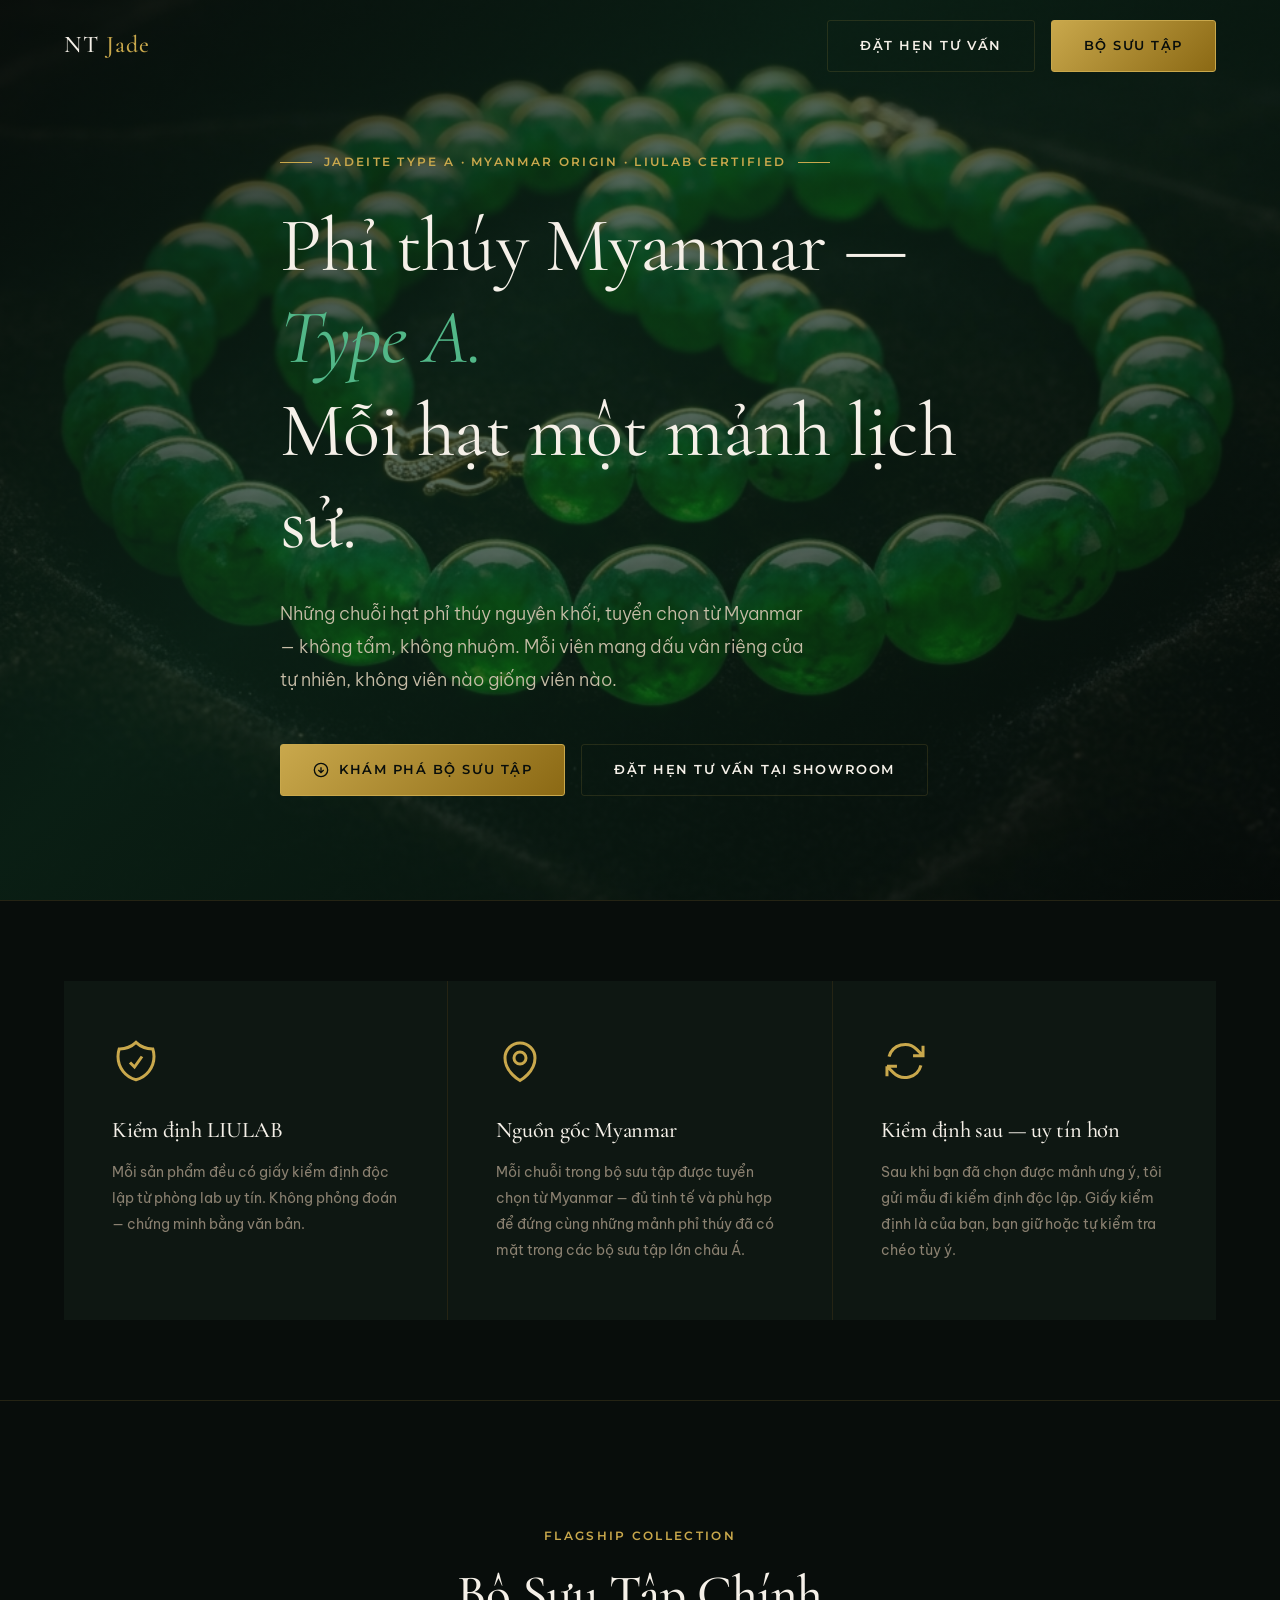
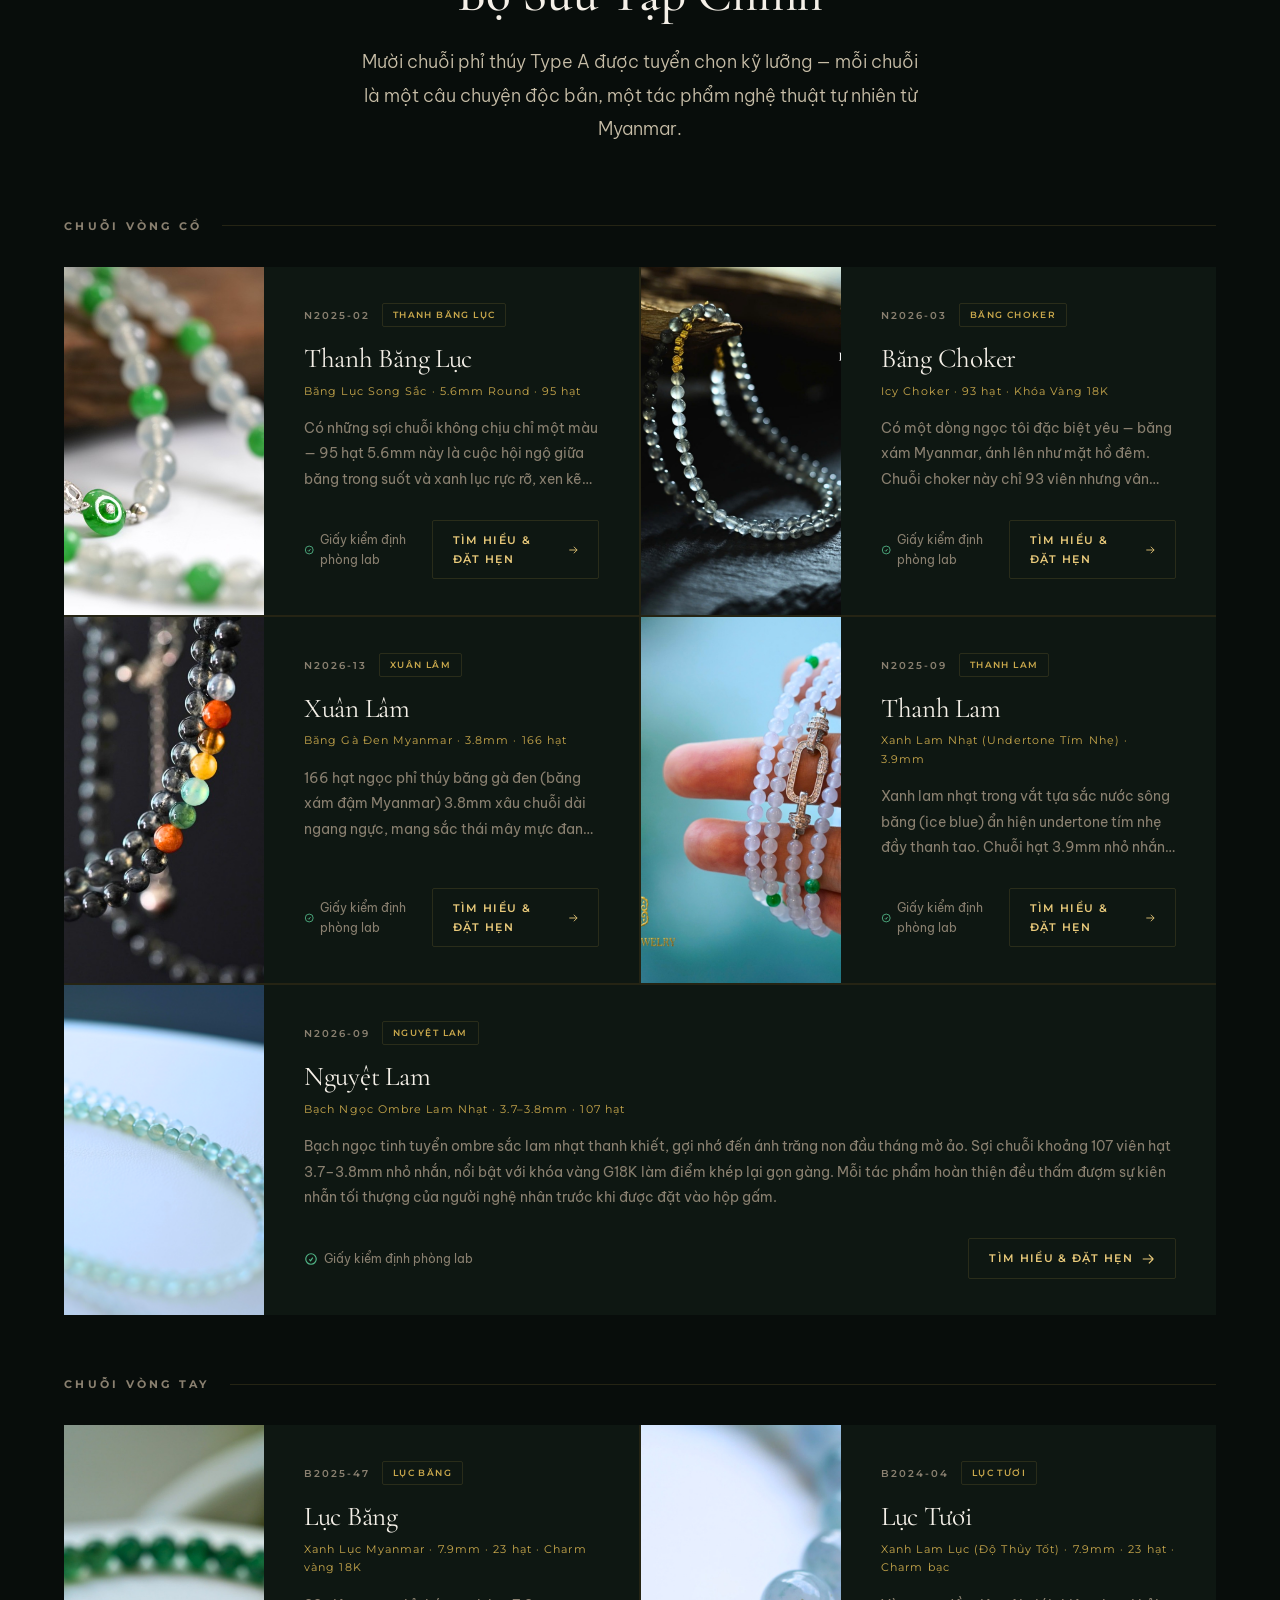
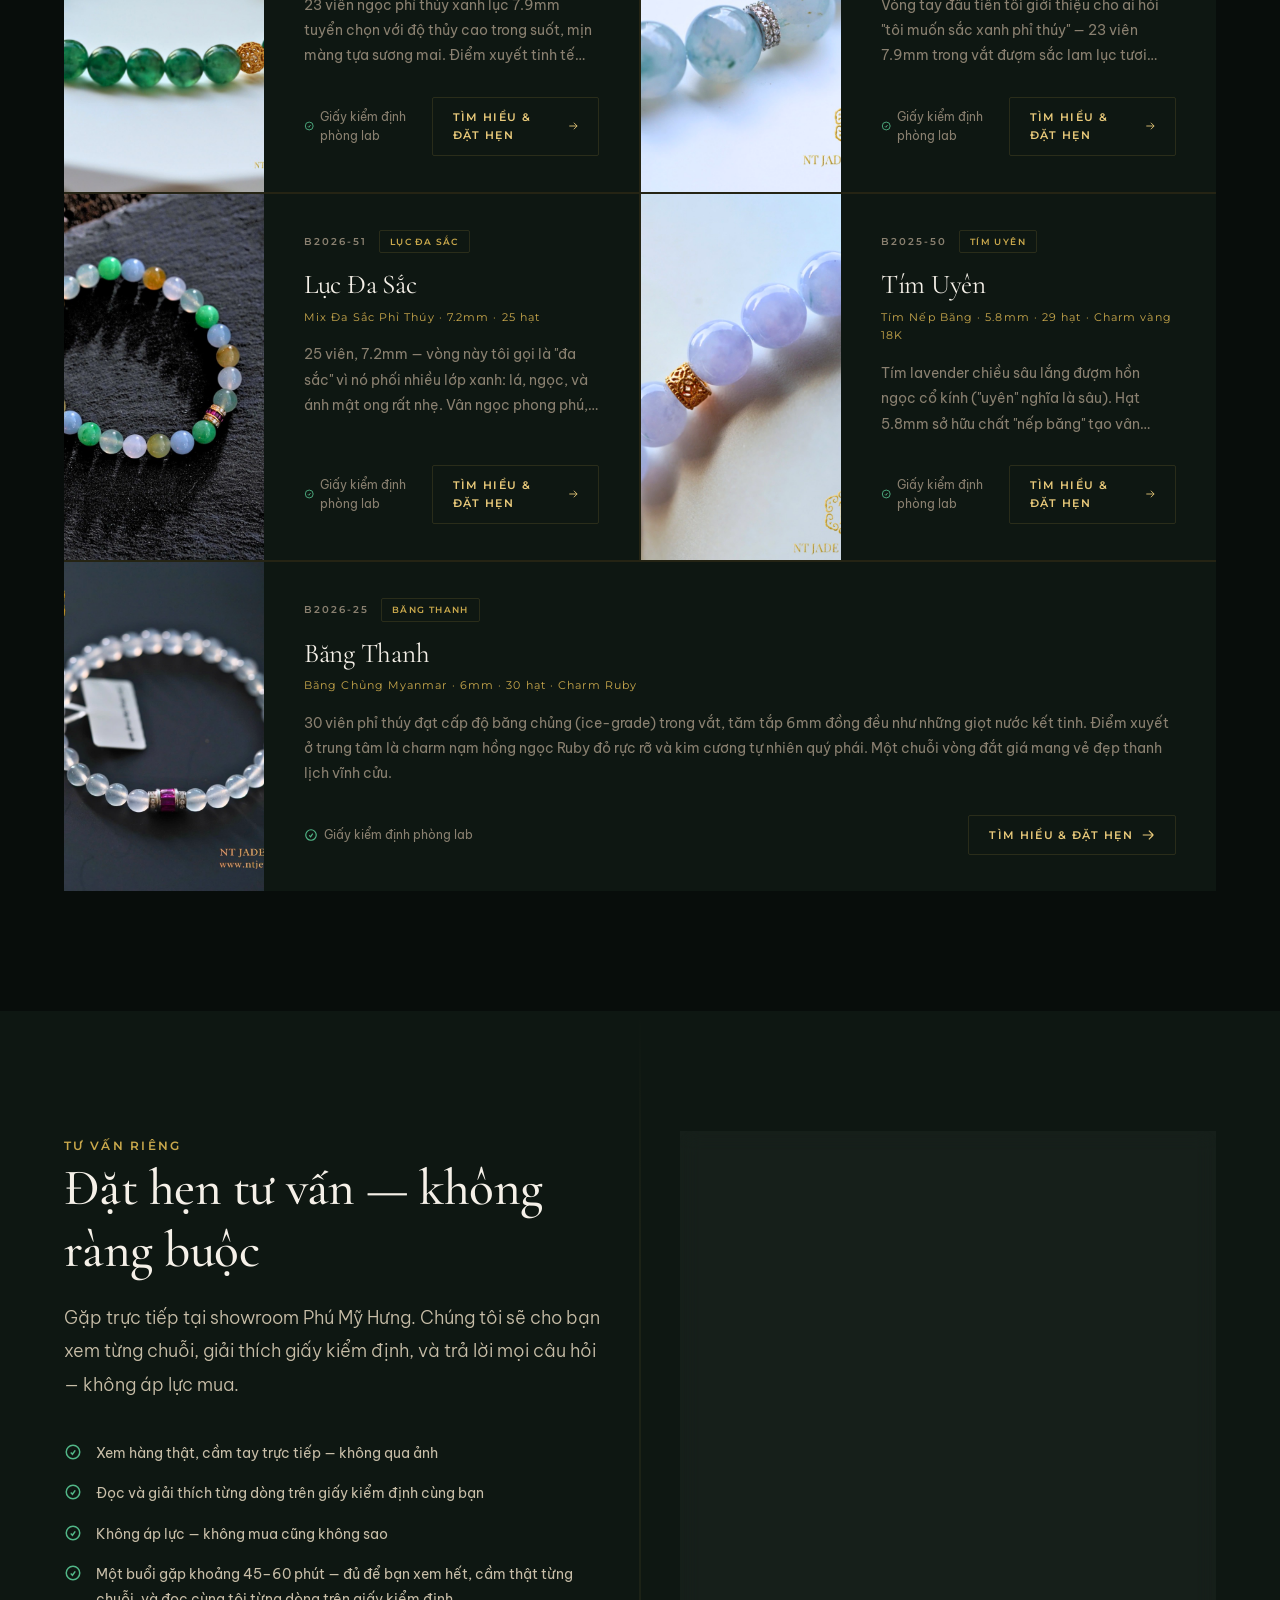
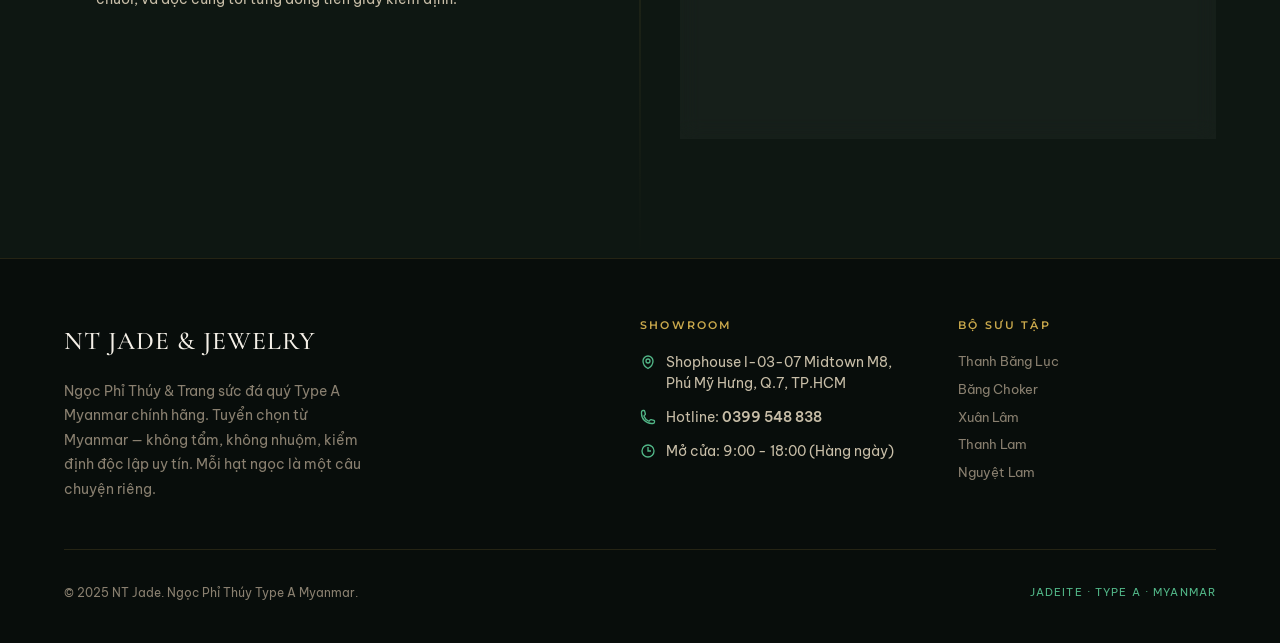
<file: index.html>
<!DOCTYPE html>
<html lang="vi">
<head>
  <meta charset="UTF-8" />
  <meta name="viewport" content="width=device-width, initial-scale=1.0" />
  <title>NT Jade — Ngọc Phỉ Thúy Type A Myanmar | Chuỗi Hạt Cao Cấp</title>
  <meta name="description" content="Chuỗi ngọc phỉ thúy Type A Myanmar chính hãng — tuyển chọn từ Myanmar, không tẩm, không nhuộm, có giấy kiểm định độc lập. Showroom tại Phú Mỹ Hưng, Q7, TP.HCM." />
  <meta property="og:title" content="NT Jade — Ngọc Phỉ Thúy Type A Myanmar" />
  <meta property="og:description" content="Chuỗi hạt phỉ thúy nguyên khối, không tẩm, không nhuộm. Mỗi hạt một mảnh lịch sử." />
  <meta property="og:type" content="website" />
  <link rel="stylesheet" href="styles/main.css" />
  <link rel="icon" type="image/svg+xml" href="data:image/svg+xml,<svg xmlns='http://www.w3.org/2000/svg' viewBox='0 0 100 100'><text y='.9em' font-size='90'>💎</text></svg>" />
</head>
<body>

<!-- ═══════════════════════════════════════════════════════
     NAVBAR
═══════════════════════════════════════════════════════ -->
<nav id="navbar">
  <div class="container nav-inner">
    <a href="/" class="nav-logo">NT <span>Jade</span></a>
    <div class="nav-cta">
      <a href="#form-cta" class="btn btn-outline">Đặt Hẹn Tư Vấn</a>
      <a href="#collection" class="btn btn-primary">Bộ Sưu Tập</a>
    </div>
  </div>
</nav>

<!-- ═══════════════════════════════════════════════════════
     KHỐI 1 — HERO
═══════════════════════════════════════════════════════ -->
<section id="hero">
  <canvas id="particles"></canvas>
  <div class="hero-bg" id="hero-bg"></div>

  <div class="container">
    <div class="hero-content">
      <div class="hero-eyebrow">
        <span class="eyebrow">Jadeite Type A · Myanmar Origin · LIULAB Certified</span>
      </div>

      <h1 class="hero-headline">
        Phỉ thúy Myanmar — <em>Type A.</em><br />
        Mỗi hạt một mảnh lịch sử.
      </h1>

      <p class="lead hero-sub">
        Những chuỗi hạt phỉ thúy nguyên khối, tuyển chọn từ Myanmar — không tẩm, không nhuộm. Mỗi viên mang dấu vân riêng của tự nhiên, không viên nào giống viên nào.
      </p>

      <div class="hero-cta-group">
        <a href="#collection" class="btn btn-primary" id="hero-cta-primary">
          <svg width="16" height="16" viewBox="0 0 24 24" fill="none" stroke="currentColor" stroke-width="2"><circle cx="12" cy="12" r="10"/><path d="M12 8v8M8 12l4 4 4-4"/></svg>
          Khám Phá Bộ Sưu Tập
        </a>
        <a href="#form-cta" class="btn btn-outline" id="hero-cta-secondary">
          Đặt Hẹn Tư Vấn Tại Showroom
        </a>
      </div>
    </div>
  </div>
</section>

<!-- ═══════════════════════════════════════════════════════
     KHỐI 2 — TRUST
═══════════════════════════════════════════════════════ -->
<section id="trust">
  <div class="container">
    <div class="trust-grid">

      <div class="trust-item reveal">
        <svg class="trust-icon" viewBox="0 0 24 24" fill="none" stroke="currentColor" stroke-width="1.5">
          <path d="M9 12.75L11.25 15 15 9.75m-3-7.036A11.959 11.959 0 013.598 6 11.99 11.99 0 003 9.749c0 5.592 3.824 10.29 9 11.623 5.176-1.332 9-6.03 9-11.622 0-1.31-.21-2.571-.598-3.751h-.152c-3.196 0-6.1-1.248-8.25-3.285z"/>
        </svg>
        <h3 class="trust-title">Kiểm định LIULAB</h3>
        <p class="trust-body">Mỗi sản phẩm đều có giấy kiểm định độc lập từ phòng lab uy tín. Không phỏng đoán — chứng minh bằng văn bản.</p>
      </div>

      <div class="trust-item reveal reveal-delay-2">
        <svg class="trust-icon" viewBox="0 0 24 24" fill="none" stroke="currentColor" stroke-width="1.5">
          <path d="M15 10.5a3 3 0 11-6 0 3 3 0 016 0z"/>
          <path d="M19.5 10.5c0 7.142-7.5 11.25-7.5 11.25S4.5 17.642 4.5 10.5a7.5 7.5 0 1115 0z"/>
        </svg>
        <h3 class="trust-title">Nguồn gốc Myanmar</h3>
        <p class="trust-body">Mỗi chuỗi trong bộ sưu tập được tuyển chọn từ Myanmar — đủ tinh tế và phù hợp để đứng cùng những mảnh phỉ thúy đã có mặt trong các bộ sưu tập lớn châu Á.</p>
      </div>

      <div class="trust-item reveal reveal-delay-4">
        <svg class="trust-icon" viewBox="0 0 24 24" fill="none" stroke="currentColor" stroke-width="1.5">
          <path d="M16.023 9.348h4.992v-.001M2.985 19.644v-4.992m0 0h4.992m-4.993 0l3.181 3.183a8.25 8.25 0 0013.803-3.7M4.031 9.865a8.25 8.25 0 0113.803-3.7l3.181 3.182m0-4.991v4.99"/>
        </svg>
        <h3 class="trust-title">Kiểm định sau — uy tín hơn</h3>
        <p class="trust-body">Sau khi bạn đã chọn được mảnh ưng ý, tôi gửi mẫu đi kiểm định độc lập. Giấy kiểm định là của bạn, bạn giữ hoặc tự kiểm tra chéo tùy ý.</p>
      </div>

    </div>
  </div>
</section>

<!-- ═══════════════════════════════════════════════════════
     KHỐI 3 — COLLECTION GRID (10 SKU)
═══════════════════════════════════════════════════════ -->
<section id="collection">
  <div class="container">

    <div class="section-header reveal">
      <span class="eyebrow">Flagship Collection</span>
      <h2>Bộ Sưu Tập Chính</h2>
      <p class="lead">Mười chuỗi phỉ thúy Type A được tuyển chọn kỹ lưỡng — mỗi chuỗi là một câu chuyện độc bản, một tác phẩm nghệ thuật tự nhiên từ Myanmar.</p>
    </div>

    <!-- 5 Chuỗi Vòng Cổ -->
    <div class="collection-label reveal">Chuỗi Vòng Cổ</div>
    <div class="sku-grid">

      <!-- SKU-N01 -->
      <article class="sku-card reveal" id="sku-n01">
        <div class="sku-card-image">
          <img src="images/sku-thanh-bang-luc-c.jpg" alt="Chuỗi cổ phỉ thúy Thanh Băng Lục" loading="lazy" />
        </div>
        <div class="sku-card-body">
          <div>
            <div class="sku-meta">
              <span class="sku-id">N2025-02</span>
              <span class="sku-badge">Thanh Băng Lục</span>
            </div>
            <h3 class="sku-name">Thanh Băng Lục</h3>
            <p class="sku-subtitle">Băng Lục Song Sắc · 5.6mm Round · 95 hạt</p>
            <p class="sku-desc">Có những sợi chuỗi không chịu chỉ một màu — 95 hạt 5.6mm này là cuộc hội ngộ giữa băng trong suốt và xanh lục rực rỡ, xen kẽ theo nhịp tay người thợ Myanmar. Khoá vàng 18K giữ hai thế giới lại trong một vòng tròn. Tôi không đặt tên cho nó là đế vương — đây là thứ nhẹ hơn, tinh hơn, và thật hơn.</p>
          </div>
          <div class="sku-footer">
            <span class="sku-cert">
              <svg viewBox="0 0 24 24" fill="none" stroke="currentColor" stroke-width="2"><path d="M9 12.75L11.25 15 15 9.75M21 12a9 9 0 11-18 0 9 9 0 0118 0z"/></svg>
              Giấy kiểm định phòng lab
            </span>
            <a href="products/n01-de-vuong-luc.html" class="btn-sku" id="cta-n01">
              Tìm Hiểu & Đặt Hẹn
              <svg viewBox="0 0 24 24" fill="none" stroke="currentColor" stroke-width="2"><path d="M13.5 4.5L21 12m0 0l-7.5 7.5M21 12H3"/></svg>
            </a>
          </div>
        </div>
      </article>

      <!-- SKU-N02 -->
      <article class="sku-card reveal reveal-delay-1" id="sku-n02">
        <div class="sku-card-image">
          <img src="images/sku-bang-choker-c.jpg" alt="Chuỗi cổ phỉ thúy Băng Choker" loading="lazy" />
        </div>
        <div class="sku-card-body">
          <div>
            <div class="sku-meta">
              <span class="sku-id">N2026-03</span>
              <span class="sku-badge">Băng Choker</span>
            </div>
            <h3 class="sku-name">Băng Choker</h3>
            <p class="sku-subtitle">Icy Choker · 93 hạt · Khóa Vàng 18K</p>
            <p class="sku-desc">Có một dòng ngọc tôi đặc biệt yêu — băng xám Myanmar, ánh lên như mặt hồ đêm. Chuỗi choker này chỉ 93 viên nhưng vân xám chạy đều từ đầu đến cuối, khóa G18K đặt cuối làm điểm dừng gọn gàng. Người thường đeo cổ cao lên công sở, tôi thường xem đây là mảnh đầu tiên cho ai bắt đầu làm quen với phỉ thuý chính hiệu.</p>
          </div>
          <div class="sku-footer">
            <span class="sku-cert">
              <svg viewBox="0 0 24 24" fill="none" stroke="currentColor" stroke-width="2"><path d="M9 12.75L11.25 15 15 9.75M21 12a9 9 0 11-18 0 9 9 0 0118 0z"/></svg>
              Giấy kiểm định phòng lab
            </span>
            <a href="products/n02-bang-thanh.html" class="btn-sku" id="cta-n02">
              Tìm Hiểu & Đặt Hẹn
              <svg viewBox="0 0 24 24" fill="none" stroke="currentColor" stroke-width="2"><path d="M13.5 4.5L21 12m0 0l-7.5 7.5M21 12H3"/></svg>
            </a>
          </div>
        </div>
      </article>

      <!-- SKU-N03 -->
      <article class="sku-card reveal" id="sku-n03">
        <div class="sku-card-image">
          <img src="images/sku-xuan-lam-c.jpg" alt="Chuỗi cổ phỉ thúy Xuân Lâm" loading="lazy" />
        </div>
        <div class="sku-card-body">
          <div>
            <div class="sku-meta">
              <span class="sku-id">N2026-13</span>
              <span class="sku-badge">Xuân Lâm</span>
            </div>
            <h3 class="sku-name">Xuân Lâm</h3>
            <p class="sku-subtitle">Băng Gà Đen Myanmar · 3.8mm · 166 hạt</p>
            <p class="sku-desc">166 hạt ngọc phỉ thúy băng gà đen (băng xám đậm Myanmar) 3.8mm xâu chuỗi dài ngang ngực, mang sắc thái mây mực đan xen trầm lắng mà cực kỳ trong suốt. Một chuỗi ngọc dài thanh lịch được đeo như sợi dây neo yên bình cho tâm hồn.</p>
          </div>
          <div class="sku-footer">
            <span class="sku-cert">
              <svg viewBox="0 0 24 24" fill="none" stroke="currentColor" stroke-width="2"><path d="M9 12.75L11.25 15 15 9.75M21 12a9 9 0 11-18 0 9 9 0 0118 0z"/></svg>
              Giấy kiểm định phòng lab
            </span>
            <a href="products/n03-xuan-lam.html" class="btn-sku" id="cta-n03">
              Tìm Hiểu & Đặt Hẹn
              <svg viewBox="0 0 24 24" fill="none" stroke="currentColor" stroke-width="2"><path d="M13.5 4.5L21 12m0 0l-7.5 7.5M21 12H3"/></svg>
            </a>
          </div>
        </div>
      </article>

      <!-- SKU-N04 -->
      <article class="sku-card reveal reveal-delay-1" id="sku-n04">
        <div class="sku-card-image">
          <img src="images/sku-thanh-lam-c.jpg" alt="Chuỗi cổ phỉ thúy Thanh Lam" loading="lazy" />
        </div>
        <div class="sku-card-body">
          <div>
            <div class="sku-meta">
              <span class="sku-id">N2025-09</span>
              <span class="sku-badge">Thanh Lam</span>
            </div>
            <h3 class="sku-name">Thanh Lam</h3>
            <p class="sku-subtitle">Xanh Lam Nhạt (Undertone Tím Nhẹ) · 3.9mm</p>
            <p class="sku-desc">Xanh lam nhạt trong vắt tựa sắc nước sông băng (ice blue) ẩn hiện undertone tím nhẹ đầy thanh tao. Chuỗi hạt 3.9mm nhỏ nhắn, tròn đều hoàn hảo, mỗi hạt như ngậm nước lấp lánh khi đón sáng. Kết nối tinh tế bởi các hạt màu lục sinh động và khóa oval nạm đá sang trọng, chuỗi ngọc đứng độc lập vẫn đủ kiêu hãnh cất tiếng nói riêng.</p>
          </div>
          <div class="sku-footer">
            <span class="sku-cert">
              <svg viewBox="0 0 24 24" fill="none" stroke="currentColor" stroke-width="2"><path d="M9 12.75L11.25 15 15 9.75M21 12a9 9 0 11-18 0 9 9 0 0118 0z"/></svg>
              Giấy kiểm định phòng lab
            </span>
            <a href="products/n04-nguyet-tim.html" class="btn-sku" id="cta-n04">
              Tìm Hiểu & Đặt Hẹn
              <svg viewBox="0 0 24 24" fill="none" stroke="currentColor" stroke-width="2"><path d="M13.5 4.5L21 12m0 0l-7.5 7.5M21 12H3"/></svg>
            </a>
          </div>
        </div>
      </article>

      <!-- SKU-N05 -->
      <article class="sku-card reveal" id="sku-n05" style="grid-column: 1 / -1;">
        <div class="sku-card-image">
          <img src="images/sku-nguyet-lam-c.jpg" alt="Chuỗi cổ phỉ thúy Nguyệt Lam" loading="lazy" />
        </div>
        <div class="sku-card-body">
          <div>
            <div class="sku-meta">
              <span class="sku-id">N2026-09</span>
              <span class="sku-badge">Nguyệt Lam</span>
            </div>
            <h3 class="sku-name">Nguyệt Lam</h3>
            <p class="sku-subtitle">Bạch Ngọc Ombre Lam Nhạt · 3.7–3.8mm · 107 hạt</p>
            <p class="sku-desc">Bạch ngọc tinh tuyển ombre sắc lam nhạt thanh khiết, gợi nhớ đến ánh trăng non đầu tháng mờ ảo. Sợi chuỗi khoảng 107 viên hạt 3.7–3.8mm nhỏ nhắn, nổi bật với khóa vàng G18K làm điểm khép lại gọn gàng. Mỗi tác phẩm hoàn thiện đều thấm đượm sự kiên nhẫn tối thượng của người nghệ nhân trước khi được đặt vào hộp gấm.</p>
          </div>
          <div class="sku-footer">
            <span class="sku-cert">
              <svg viewBox="0 0 24 24" fill="none" stroke="currentColor" stroke-width="2"><path d="M9 12.75L11.25 15 15 9.75M21 12a9 9 0 11-18 0 9 9 0 0118 0z"/></svg>
              Giấy kiểm định phòng lab
            </span>
            <a href="products/n05-co-thu.html" class="btn-sku" id="cta-n05">
              Tìm Hiểu & Đặt Hẹn
              <svg viewBox="0 0 24 24" fill="none" stroke="currentColor" stroke-width="2"><path d="M13.5 4.5L21 12m0 0l-7.5 7.5M21 12H3"/></svg>
            </a>
          </div>
        </div>
      </article>

    </div><!-- /sku-grid vòng cổ -->

    <!-- 5 Chuỗi Vòng Tay -->
    <div class="collection-label reveal">Chuỗi Vòng Tay</div>
    <div class="sku-grid">

      <!-- SKU-B01 -->
      <article class="sku-card reveal" id="sku-b01">
        <div class="sku-card-image">
          <img src="images/sku-luc-bang-t.jpg" alt="Vòng tay phỉ thúy Lục Băng" loading="lazy" />
        </div>
        <div class="sku-card-body">
          <div>
            <div class="sku-meta">
              <span class="sku-id">B2025-47</span>
              <span class="sku-badge">Lục Băng</span>
            </div>
            <h3 class="sku-name">Lục Băng</h3>
            <p class="sku-subtitle">Xanh Lục Myanmar · 7.9mm · 23 hạt · Charm vàng 18K</p>
            <p class="sku-desc">23 viên ngọc phỉ thúy xanh lục 7.9mm tuyển chọn với độ thủy cao trong suốt, mịn màng tựa sương mai. Điểm xuyết tinh tế bằng một charm cầu vàng 18K chạm rỗng quý phái. 23 hạt là tỉ lệ hoàn hảo cho cổ tay thanh tú, tôn vinh nét thuần khiết của ngọc tự nhiên.</p>
          </div>
          <div class="sku-footer">
            <span class="sku-cert">
              <svg viewBox="0 0 24 24" fill="none" stroke="currentColor" stroke-width="2"><path d="M9 12.75L11.25 15 15 9.75M21 12a9 9 0 11-18 0 9 9 0 0118 0z"/></svg>
              Giấy kiểm định phòng lab
            </span>
            <a href="products/b01-de-vuong-tay.html" class="btn-sku" id="cta-b01">
              Tìm Hiểu & Đặt Hẹn
              <svg viewBox="0 0 24 24" fill="none" stroke="currentColor" stroke-width="2"><path d="M13.5 4.5L21 12m0 0l-7.5 7.5M21 12H3"/></svg>
            </a>
          </div>
        </div>
      </article>

      <!-- SKU-B02 -->
      <article class="sku-card reveal reveal-delay-1" id="sku-b02">
        <div class="sku-card-image">
          <img src="images/sku-luc-tuoi-t.jpg" alt="Vòng tay phỉ thúy Lục Tươi" loading="lazy" />
        </div>
        <div class="sku-card-body">
          <div>
            <div class="sku-meta">
              <span class="sku-id">B2024-04</span>
              <span class="sku-badge">Lục Tươi</span>
            </div>
            <h3 class="sku-name">Lục Tươi</h3>
            <p class="sku-subtitle">Xanh Lam Lục (Độ Thủy Tốt) · 7.9mm · 23 hạt · Charm bạc</p>
            <p class="sku-desc">Vòng tay đầu tiên tôi giới thiệu cho ai hỏi "tôi muốn sắc xanh phỉ thúy" — 23 viên 7.9mm trong vắt đượm sắc lam lục tươi tắn, mỗi viên đều đặn và có độ thủy tốt. Điểm nhấn charm bánh xe bạc nạm đá lấp lánh làm sáng bừng cổ tay một cách tự nhiên mà đầy kiêu hãnh.</p>
          </div>
          <div class="sku-footer">
            <span class="sku-cert">
              <svg viewBox="0 0 24 24" fill="none" stroke="currentColor" stroke-width="2"><path d="M9 12.75L11.25 15 15 9.75M21 12a9 9 0 11-18 0 9 9 0 0118 0z"/></svg>
              Giấy kiểm định phòng lab
            </span>
            <a href="products/b02-bang-thanh-tay.html" class="btn-sku" id="cta-b02">
              Tìm Hiểu & Đặt Hẹn
              <svg viewBox="0 0 24 24" fill="none" stroke="currentColor" stroke-width="2"><path d="M13.5 4.5L21 12m0 0l-7.5 7.5M21 12H3"/></svg>
            </a>
          </div>
        </div>
      </article>

      <!-- SKU-B03 -->
      <article class="sku-card reveal" id="sku-b03">
        <div class="sku-card-image">
          <img src="images/sku-luc-da-sac-t.jpg" alt="Vòng tay phỉ thúy Lục Đa Sắc" loading="lazy" />
        </div>
        <div class="sku-card-body">
          <div>
            <div class="sku-meta">
              <span class="sku-id">B2026-51</span>
              <span class="sku-badge">Lục Đa Sắc</span>
            </div>
            <h3 class="sku-name">Lục Đa Sắc</h3>
            <p class="sku-subtitle">Mix Đa Sắc Phỉ Thúy · 7.2mm · 25 hạt</p>
            <p class="sku-desc">25 viên, 7.2mm — vòng này tôi gọi là "đa sắc" vì nó phối nhiều lớp xanh: lá, ngọc, và ánh mật ong rất nhẹ. Vân ngọc phong phú, chuyển màu sống động dưới mỗi góc sáng khác nhau. Từng có vị khách đeo chuỗi này nửa năm rồi gửi ảnh lại khoe sắc ngọc mỗi sáng một khác đầy kỳ diệu.</p>
          </div>
          <div class="sku-footer">
            <span class="sku-cert">
              <svg viewBox="0 0 24 24" fill="none" stroke="currentColor" stroke-width="2"><path d="M9 12.75L11.25 15 15 9.75M21 12a9 9 0 11-18 0 9 9 0 0118 0z"/></svg>
              Giấy kiểm định phòng lab
            </span>
            <a href="products/b03-xuan-lam-tay.html" class="btn-sku" id="cta-b03">
              Tìm Hiểu & Đặt Hẹn
              <svg viewBox="0 0 24 24" fill="none" stroke="currentColor" stroke-width="2"><path d="M13.5 4.5L21 12m0 0l-7.5 7.5M21 12H3"/></svg>
            </a>
          </div>
        </div>
      </article>

      <!-- SKU-B04 -->
      <article class="sku-card reveal reveal-delay-1" id="sku-b04">
        <div class="sku-card-image">
          <img src="images/sku-tim-uyen-t.jpg" alt="Vòng tay phỉ thúy Tím Uyên" loading="lazy" />
        </div>
        <div class="sku-card-body">
          <div>
            <div class="sku-meta">
              <span class="sku-id">B2025-50</span>
              <span class="sku-badge">Tím Uyên</span>
            </div>
            <h3 class="sku-name">Tím Uyên</h3>
            <p class="sku-subtitle">Tím Nếp Băng · 5.8mm · 29 hạt · Charm vàng 18K</p>
            <p class="sku-desc">Tím lavender chiều sâu lắng đượm hồn ngọc cổ kính ("uyên" nghĩa là sâu). Hạt 5.8mm sở hữu chất "nếp băng" tạo vân ngang độc bản siêu hiếm, điểm xuyết một charm vàng trổ G18K tinh xảo. 29 viên ngọc tròn trịa mềm mại trên cổ tay như một món quà truyền đời ý nghĩa.</p>
          </div>
          <div class="sku-footer">
            <span class="sku-cert">
              <svg viewBox="0 0 24 24" fill="none" stroke="currentColor" stroke-width="2"><path d="M9 12.75L11.25 15 15 9.75M21 12a9 9 0 11-18 0 9 9 0 0118 0z"/></svg>
              Giấy kiểm định phòng lab
            </span>
            <a href="products/b04-nguyet-tim-tay.html" class="btn-sku" id="cta-b04">
              Tìm Hiểu & Đặt Hẹn
              <svg viewBox="0 0 24 24" fill="none" stroke="currentColor" stroke-width="2"><path d="M13.5 4.5L21 12m0 0l-7.5 7.5M21 12H3"/></svg>
            </a>
          </div>
        </div>
      </article>

      <!-- SKU-B05 -->
      <article class="sku-card reveal" id="sku-b05" style="grid-column: 1 / -1;">
        <div class="sku-card-image">
          <img src="images/sku-bang-thanh-t.jpg" alt="Vòng tay phỉ thúy Băng Thanh" loading="lazy" />
        </div>
        <div class="sku-card-body">
          <div>
            <div class="sku-meta">
              <span class="sku-id">B2026-25</span>
              <span class="sku-badge">Băng Thanh</span>
            </div>
            <h3 class="sku-name">Băng Thanh</h3>
            <p class="sku-subtitle">Băng Chủng Myanmar · 6mm · 30 hạt · Charm Ruby</p>
            <p class="sku-desc">30 viên phỉ thúy đạt cấp độ băng chủng (ice-grade) trong vắt, tăm tắp 6mm đồng đều như những giọt nước kết tinh. Điểm xuyết ở trung tâm là charm nạm hồng ngọc Ruby đỏ rực rỡ và kim cương tự nhiên quý phái. Một chuỗi vòng đắt giá mang vẻ đẹp thanh lịch vĩnh cửu.</p>
          </div>
          <div class="sku-footer">
            <span class="sku-cert">
              <svg viewBox="0 0 24 24" fill="none" stroke="currentColor" stroke-width="2"><path d="M9 12.75L11.25 15 15 9.75M21 12a9 9 0 11-18 0 9 9 0 0118 0z"/></svg>
              Giấy kiểm định phòng lab
            </span>
            <a href="products/b05-co-thu-tay.html" class="btn-sku" id="cta-b05">
              Tìm Hiểu & Đặt Hẹn
              <svg viewBox="0 0 24 24" fill="none" stroke="currentColor" stroke-width="2"><path d="M13.5 4.5L21 12m0 0l-7.5 7.5M21 12H3"/></svg>
            </a>
          </div>
        </div>
      </article>

    </div><!-- /sku-grid vòng tay -->
  </div>
</section>



<!-- ═══════════════════════════════════════════════════════
     KHỐI 6 — FORM CTA
═══════════════════════════════════════════════════════ -->
<section id="form-cta">
  <div class="container">
    <div class="form-inner">

      <div class="form-left reveal">
        <span class="eyebrow">Tư Vấn Riêng</span>
        <h2>Đặt hẹn tư vấn — không ràng buộc</h2>
        <p class="lead">Gặp trực tiếp tại showroom Phú Mỹ Hưng. Chúng tôi sẽ cho bạn xem từng chuỗi, giải thích giấy kiểm định, và trả lời mọi câu hỏi — không áp lực mua.</p>

        <div class="form-promises" style="margin-top:40px;">
          <div class="form-promise-item">
            <svg viewBox="0 0 24 24" fill="none" stroke="currentColor" stroke-width="2"><path d="M9 12.75L11.25 15 15 9.75M21 12a9 9 0 11-18 0 9 9 0 0118 0z"/></svg>
            <span>Xem hàng thật, cầm tay trực tiếp — không qua ảnh</span>
          </div>
          <div class="form-promise-item">
            <svg viewBox="0 0 24 24" fill="none" stroke="currentColor" stroke-width="2"><path d="M9 12.75L11.25 15 15 9.75M21 12a9 9 0 11-18 0 9 9 0 0118 0z"/></svg>
            <span>Đọc và giải thích từng dòng trên giấy kiểm định cùng bạn</span>
          </div>
          <div class="form-promise-item">
            <svg viewBox="0 0 24 24" fill="none" stroke="currentColor" stroke-width="2"><path d="M9 12.75L11.25 15 15 9.75M21 12a9 9 0 11-18 0 9 9 0 0118 0z"/></svg>
            <span>Không áp lực — không mua cũng không sao</span>
          </div>
          <div class="form-promise-item">
            <svg viewBox="0 0 24 24" fill="none" stroke="currentColor" stroke-width="2"><path d="M9 12.75L11.25 15 15 9.75M21 12a9 9 0 11-18 0 9 9 0 0118 0z"/></svg>
            <span>Một buổi gặp khoảng 45–60 phút — đủ để bạn xem hết, cầm thật từng chuỗi, và đọc cùng tôi từng dòng trên giấy kiểm định.</span>
          </div>
        </div>
      </div>

      <div class="form-box reveal reveal-delay-2">
        <form id="contact-form" novalidate>
          <!-- Hidden UTM fields -->
          <input type="hidden" name="utm_source" id="utm_source" />
          <input type="hidden" name="utm_medium" id="utm_medium" />
          <input type="hidden" name="utm_campaign" id="utm_campaign" />
          <input type="hidden" name="utm_content" id="utm_content" />
          <input type="hidden" name="utm_term" id="utm_term" />

          <div class="form-group">
            <label class="form-label" for="field-name">Họ và tên</label>
            <input class="form-input" type="text" id="field-name" name="name" placeholder="Nguyễn Thị Lan" required />
          </div>

          <div class="form-group">
            <label class="form-label" for="field-phone">Số điện thoại (Zalo)</label>
            <input class="form-input" type="tel" id="field-phone" name="phone" placeholder="0901 234 567" required />
          </div>

          <div class="form-group">
            <label class="form-label" for="field-interest">Quan tâm đến</label>
            <select class="form-select" id="field-interest" name="interest">
              <option value="">Chọn loại sản phẩm...</option>
              <option value="chuoi-co">Chuỗi Vòng Cổ</option>
              <option value="vong-tay">Chuỗi Vòng Tay</option>
              <option value="ca-hai">Cả Hai (Bộ)</option>
              <option value="chua-biet">Tôi Chưa Biết — Cần Tư Vấn</option>
            </select>
          </div>

          <button type="submit" class="form-submit" id="form-submit-btn">
            Gửi Yêu Cầu Đặt Hẹn
          </button>

          <div class="form-consent">
            <label class="consent-row">
              <input type="checkbox" id="consent" name="consent" required />
              <span class="consent-text">
                Bằng việc gửi thông tin, bạn đồng ý cho NT Jade thu thập và xử lý họ tên, số điện thoại nhằm mục đích liên hệ <strong>đặt lịch tư vấn</strong> tại showroom. Bạn có thể yêu cầu xoá dữ liệu bất kỳ lúc nào qua Zalo <a href="https://zalo.me/0399548838" target="_blank">0399 548 838</a>.
              </span>
            </label>
          </div>

          <p class="form-note">Chúng tôi sẽ liên hệ qua Zalo / điện thoại để xác nhận lịch hẹn</p>
        </form>
      </div>

    </div>
  </div>
</section>

<!-- ═══════════════════════════════════════════════════════
     FOOTER
═══════════════════════════════════════════════════════ -->
<footer>
  <div class="container">
    <div class="footer-inner">

      <div class="footer-brand">
        <span class="nav-logo" style="font-size:1.6rem;">NT JADE & JEWELRY</span>
        <p>Ngọc Phỉ Thúy & Trang sức đá quý Type A Myanmar chính hãng. Tuyển chọn từ Myanmar — không tẩm, không nhuộm, kiểm định độc lập uy tín. Mỗi hạt ngọc là một câu chuyện riêng.</p>
      </div>

      <div class="footer-col">
        <h4>Showroom</h4>
        <div class="footer-info-item">
          <svg viewBox="0 0 24 24" fill="none" stroke="currentColor" stroke-width="2"><path d="M15 10.5a3 3 0 11-6 0 3 3 0 016 0z"/><path d="M19.5 10.5c0 7.142-7.5 11.25-7.5 11.25S4.5 17.642 4.5 10.5a7.5 7.5 0 1115 0z"/></svg>
          <span>Shophouse I-03-07 Midtown M8,<br/>Phú Mỹ Hưng, Q.7, TP.HCM</span>
        </div>
        <div class="footer-info-item">
          <svg viewBox="0 0 24 24" fill="none" stroke="currentColor" stroke-width="2"><path d="M2.25 6.75c0 8.284 6.716 15 15 15h2.25a2.25 2.25 0 002.25-2.25v-1.372c0-.516-.351-.966-.852-1.091l-4.423-1.106c-.44-.11-.902.055-1.173.417l-.97 1.293c-.282.376-.769.542-1.21.38a12.035 12.035 0 01-7.143-7.143c-.162-.441.004-.928.38-1.21l1.293-.97c.363-.271.527-.734.417-1.173L6.963 3.102a1.125 1.125 0 00-1.091-.852H4.5A2.25 2.25 0 002.25 4.5v2.25z"/></svg>
          <span>Hotline: <a href="tel:0399548838" style="color:inherit;text-decoration:none;font-weight:600;transition:color 0.3s;" onmouseover="this.style.color='var(--gold-light)'" onmouseout="this.style.color='inherit'">0399 548 838</a></span>
        </div>
        <div class="footer-info-item">
          <svg viewBox="0 0 24 24" fill="none" stroke="currentColor" stroke-width="2"><path d="M12 6v6h4.5m4.5 0a9 9 0 11-18 0 9 9 0 0118 0z"/></svg>
          <span>Mở cửa: 9:00 - 18:00 (Hàng ngày)</span>
        </div>
      </div>

      <div class="footer-col">
        <h4>Bộ Sưu Tập</h4>
        <div class="footer-info-item" style="flex-direction:column;gap:8px;align-items:flex-start;">
          <a href="products/n01-de-vuong-luc.html" style="font-size:0.82rem;color:var(--text-muted);transition:color 0.3s;" onmouseover="this.style.color='var(--gold-light)'" onmouseout="this.style.color='var(--text-muted)'">Thanh Băng Lục</a>
          <a href="products/n02-bang-thanh.html" style="font-size:0.82rem;color:var(--text-muted);transition:color 0.3s;" onmouseover="this.style.color='var(--gold-light)'" onmouseout="this.style.color='var(--text-muted)'">Băng Choker</a>
          <a href="products/n03-xuan-lam.html" style="font-size:0.82rem;color:var(--text-muted);transition:color 0.3s;" onmouseover="this.style.color='var(--gold-light)'" onmouseout="this.style.color='var(--text-muted)'">Xuân Lâm</a>
          <a href="products/n04-nguyet-tim.html" style="font-size:0.82rem;color:var(--text-muted);transition:color 0.3s;" onmouseover="this.style.color='var(--gold-light)'" onmouseout="this.style.color='var(--text-muted)'">Thanh Lam</a>
          <a href="products/n05-co-thu.html" style="font-size:0.82rem;color:var(--text-muted);transition:color 0.3s;" onmouseover="this.style.color='var(--gold-light)'" onmouseout="this.style.color='var(--text-muted)'">Nguyệt Lam</a>
        </div>
      </div>

    </div>

    <div class="footer-bottom">
      <span>© 2025 NT Jade. Ngọc Phỉ Thúy Type A Myanmar.</span>
      <span style="color:var(--jade-glow);font-size:0.7rem;letter-spacing:0.1em;">JADEITE · TYPE A · MYANMAR</span>
    </div>
  </div>
</footer>

<script src="scripts/main.js"></script>
</body>
</html>
</file>
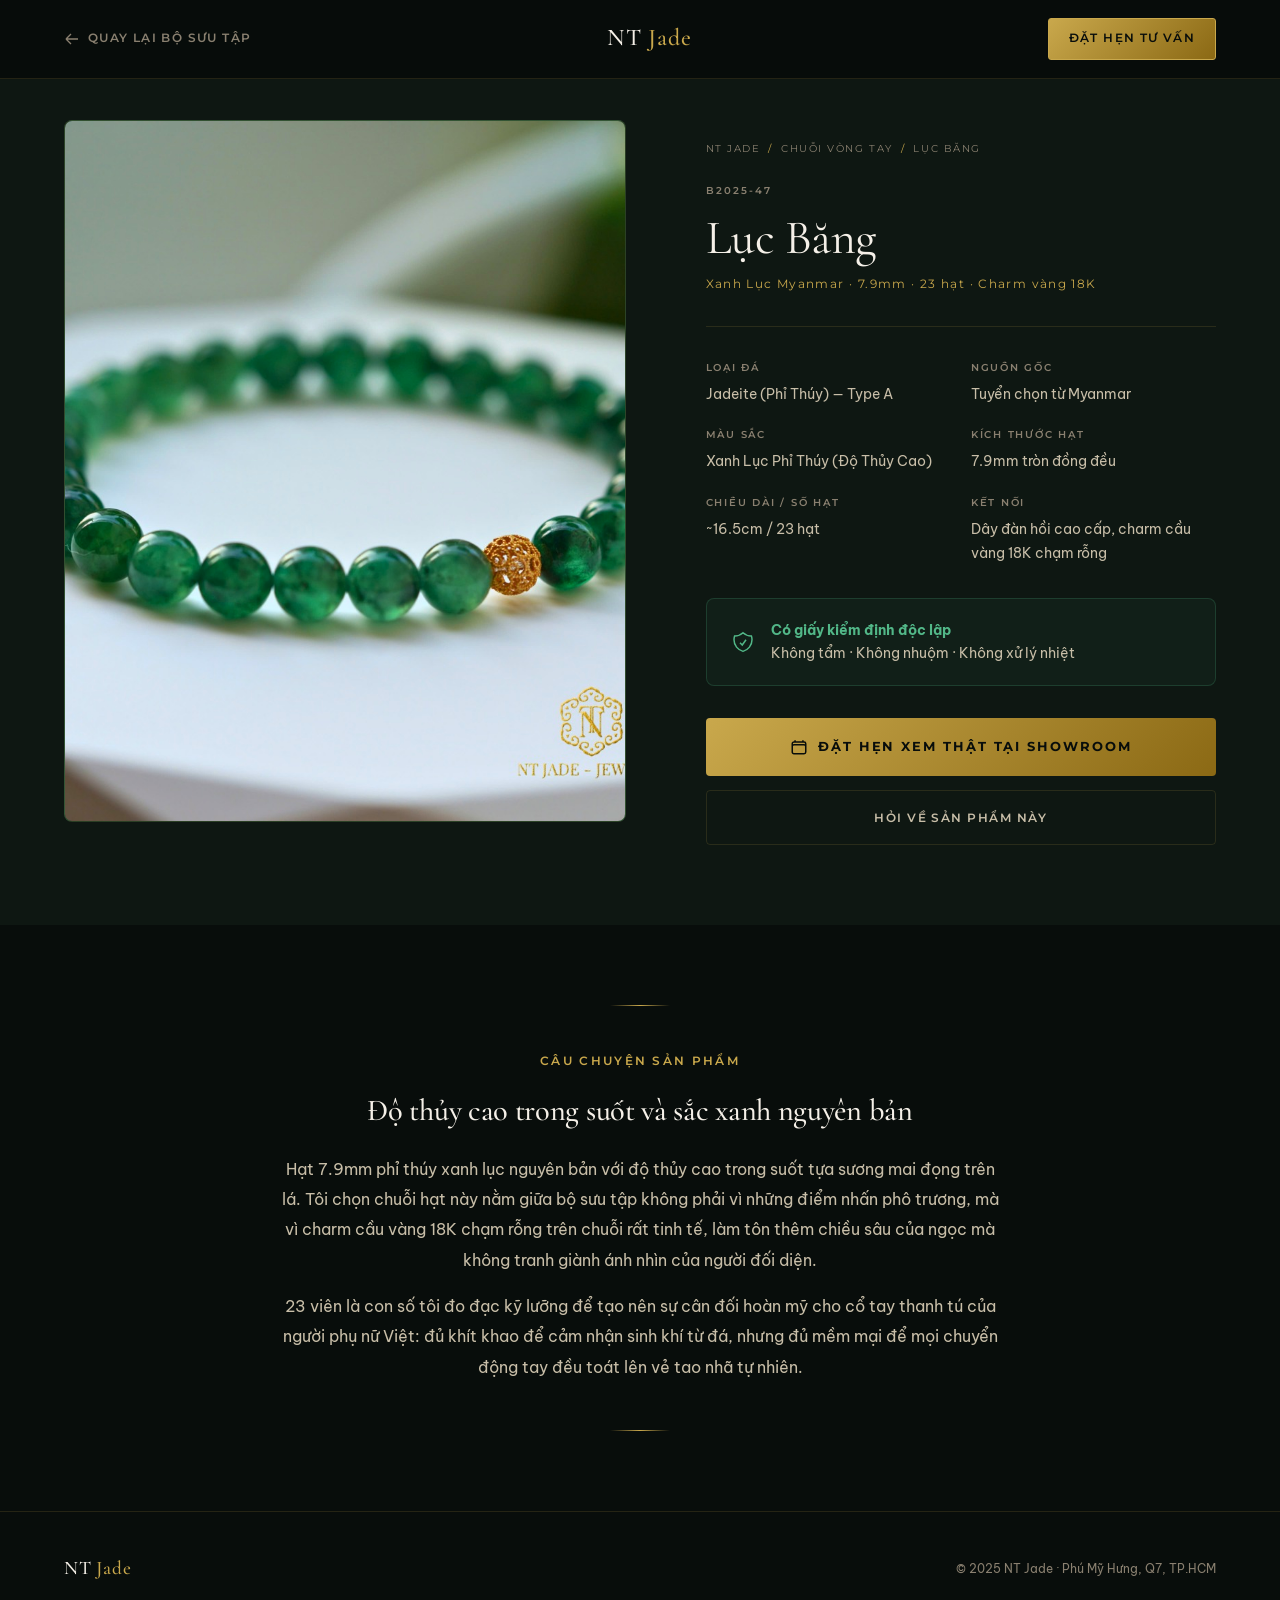
<file: products/b01-de-vuong-tay.html>
<!DOCTYPE html>
<html lang="vi">
<head>
  <meta charset="UTF-8" />
  <meta name="viewport" content="width=device-width, initial-scale=1.0" />
  <title>Lục Băng — B2025-47 | NT Jade Ngọc Phỉ Thúy Type A Myanmar</title>
  <meta name="description" content="Lục Băng — Xanh Lục Myanmar · 7.9mm Round · 23 hạt · Jadeite Type A Myanmar, giấy kiểm định độc lập. Xem thật tại showroom Phú Mỹ Hưng." />
  <link rel="stylesheet" href="../styles/main.css" />
</head>
<body>

<nav class="product-nav">
  <div class="container product-nav-inner">
    <a href="../index.html" class="back-link">
      <svg viewBox="0 0 24 24" fill="none" stroke="currentColor" stroke-width="2"><path d="M10.5 19.5L3 12m0 0l7.5-7.5M3 12h18"/></svg>
      Quay Lại Bộ Sưu Tập
    </a>
    <a href="../index.html" class="nav-logo">NT <span>Jade</span></a>
    <a href="../index.html#form-cta" class="btn btn-primary" style="font-size:0.72rem;padding:10px 20px;">Đặt Hẹn Tư Vấn</a>
  </div>
</nav>

<section class="product-hero">
  <div class="container">
    <div class="product-hero-inner">

      <div class="product-image-main reveal">
        <img src="../images/sku-luc-bang-t.jpg" alt="Chuỗi ngọc phỉ thúy Lục Băng · Tay" style="width:100%;height:100%;object-fit:cover;" />
      </div>

      <div class="product-info reveal reveal-delay-2">
        <div class="product-breadcrumb">
          NT Jade <span>/</span> Chuỗi Vòng Tay <span>/</span> Lục Băng
        </div>

        <p class="product-sku-id">B2025-47</p>
        <h1 class="product-name">Lục Băng</h1>
        <p class="product-subtitle">Xanh Lục Myanmar · 7.9mm · 23 hạt · Charm vàng 18K</p>

        <div class="product-divider"></div>

        <div class="product-specs">
          <div class="spec-item">
            <p class="spec-label">Loại Đá</p>
            <p class="spec-value">Jadeite (Phỉ Thúy) — Type A</p>
          </div>
          <div class="spec-item">
            <p class="spec-label">Nguồn Gốc</p>
            <p class="spec-value">Tuyển chọn từ Myanmar</p>
          </div>
          <div class="spec-item">
            <p class="spec-label">Màu Sắc</p>
            <p class="spec-value">Xanh Lục Phỉ Thúy (Độ Thủy Cao)</p>
          </div>
          <div class="spec-item">
            <p class="spec-label">Kích Thước Hạt</p>
            <p class="spec-value">7.9mm tròn đồng đều</p>
          </div>
          <div class="spec-item">
            <p class="spec-label">Chiều Dài / Số Hạt</p>
            <p class="spec-value">~16.5cm / 23 hạt</p>
          </div>
          <div class="spec-item">
            <p class="spec-label">Kết Nối</p>
            <p class="spec-value">Dây đàn hồi cao cấp, charm cầu vàng 18K chạm rỗng</p>
          </div>
        </div>

        <div class="product-cert-box">
          <svg viewBox="0 0 24 24" fill="none" stroke="currentColor" stroke-width="1.5"><path d="M9 12.75L11.25 15 15 9.75m-3-7.036A11.959 11.959 0 013.598 6 11.99 11.99 0 003 9.749c0 5.592 3.824 10.29 9 11.623 5.176-1.332 9-6.03 9-11.622 0-1.31-.21-2.571-.598-3.751h-.152c-3.196 0-6.1-1.248-8.25-3.285z"/></svg>
          <div class="product-cert-text">
            <strong style="color:var(--jade-glow);">Có giấy kiểm định độc lập</strong><br />
            Không tẩm · Không nhuộm · Không xử lý nhiệt
          </div>
        </div>

        <div class="product-cta-group">
          <a href="../index.html#form-cta" class="btn-product-primary">
            <svg width="18" height="18" viewBox="0 0 24 24" fill="none" stroke="currentColor" stroke-width="2"><path d="M6.75 3v2.25M17.25 3v2.25M3 18.75V7.5a2.25 2.25 0 012.25-2.25h13.5A2.25 2.25 0 0121 7.5v11.25m-18 0A2.25 2.25 0 005.25 21h13.5A2.25 2.25 0 0021 18.75m-18 0v-7.5A2.25 2.25 0 015.25 9h13.5A2.25 2.25 0 0121 11.25v7.5"/></svg>
            Đặt Hẹn Xem Thật Tại Showroom
          </a>
          <a href="../index.html#form-cta" class="btn-product-secondary">
            Hỏi Về Sản Phẩm Này
          </a>
        </div>
      </div>

    </div>
  </div>
</section>

<section class="product-story">
  <div class="container">
    <div class="product-story-inner reveal">
      <div class="divider-gold" style="margin-bottom:40px;"></div>
      <span class="eyebrow">Câu Chuyện Sản Phẩm</span>
      <h3>Độ thủy cao trong suốt và sắc xanh nguyên bản</h3>
      <p style="margin-top:20px;">Hạt 7.9mm phỉ thúy xanh lục nguyên bản với độ thủy cao trong suốt tựa sương mai đọng trên lá. Tôi chọn chuỗi hạt này nằm giữa bộ sưu tập không phải vì những điểm nhấn phô trương, mà vì charm cầu vàng 18K chạm rỗng trên chuỗi rất tinh tế, làm tôn thêm chiều sâu của ngọc mà không tranh giành ánh nhìn của người đối diện.</p>
      <p style="margin-top:16px;">23 viên là con số tôi đo đạc kỹ lưỡng để tạo nên sự cân đối hoàn mỹ cho cổ tay thanh tú của người phụ nữ Việt: đủ khít khao để cảm nhận sinh khí từ đá, nhưng đủ mềm mại để mọi chuyển động tay đều toát lên vẻ tao nhã tự nhiên.</p>
      <div class="divider-gold" style="margin-top:48px;"></div>
    </div>
  </div>
</section>

<footer style="padding:40px 0;border-top:1px solid var(--border);">
  <div class="container" style="display:flex;justify-content:space-between;align-items:center;font-size:0.78rem;color:var(--text-muted);">
    <a href="../index.html" class="nav-logo" style="font-size:1.2rem;">NT <span>Jade</span></a>
    <span>© 2025 NT Jade · Phú Mỹ Hưng, Q7, TP.HCM</span>
  </div>
</footer>

<script src="../scripts/main.js"></script>
</body>
</html>
</file>
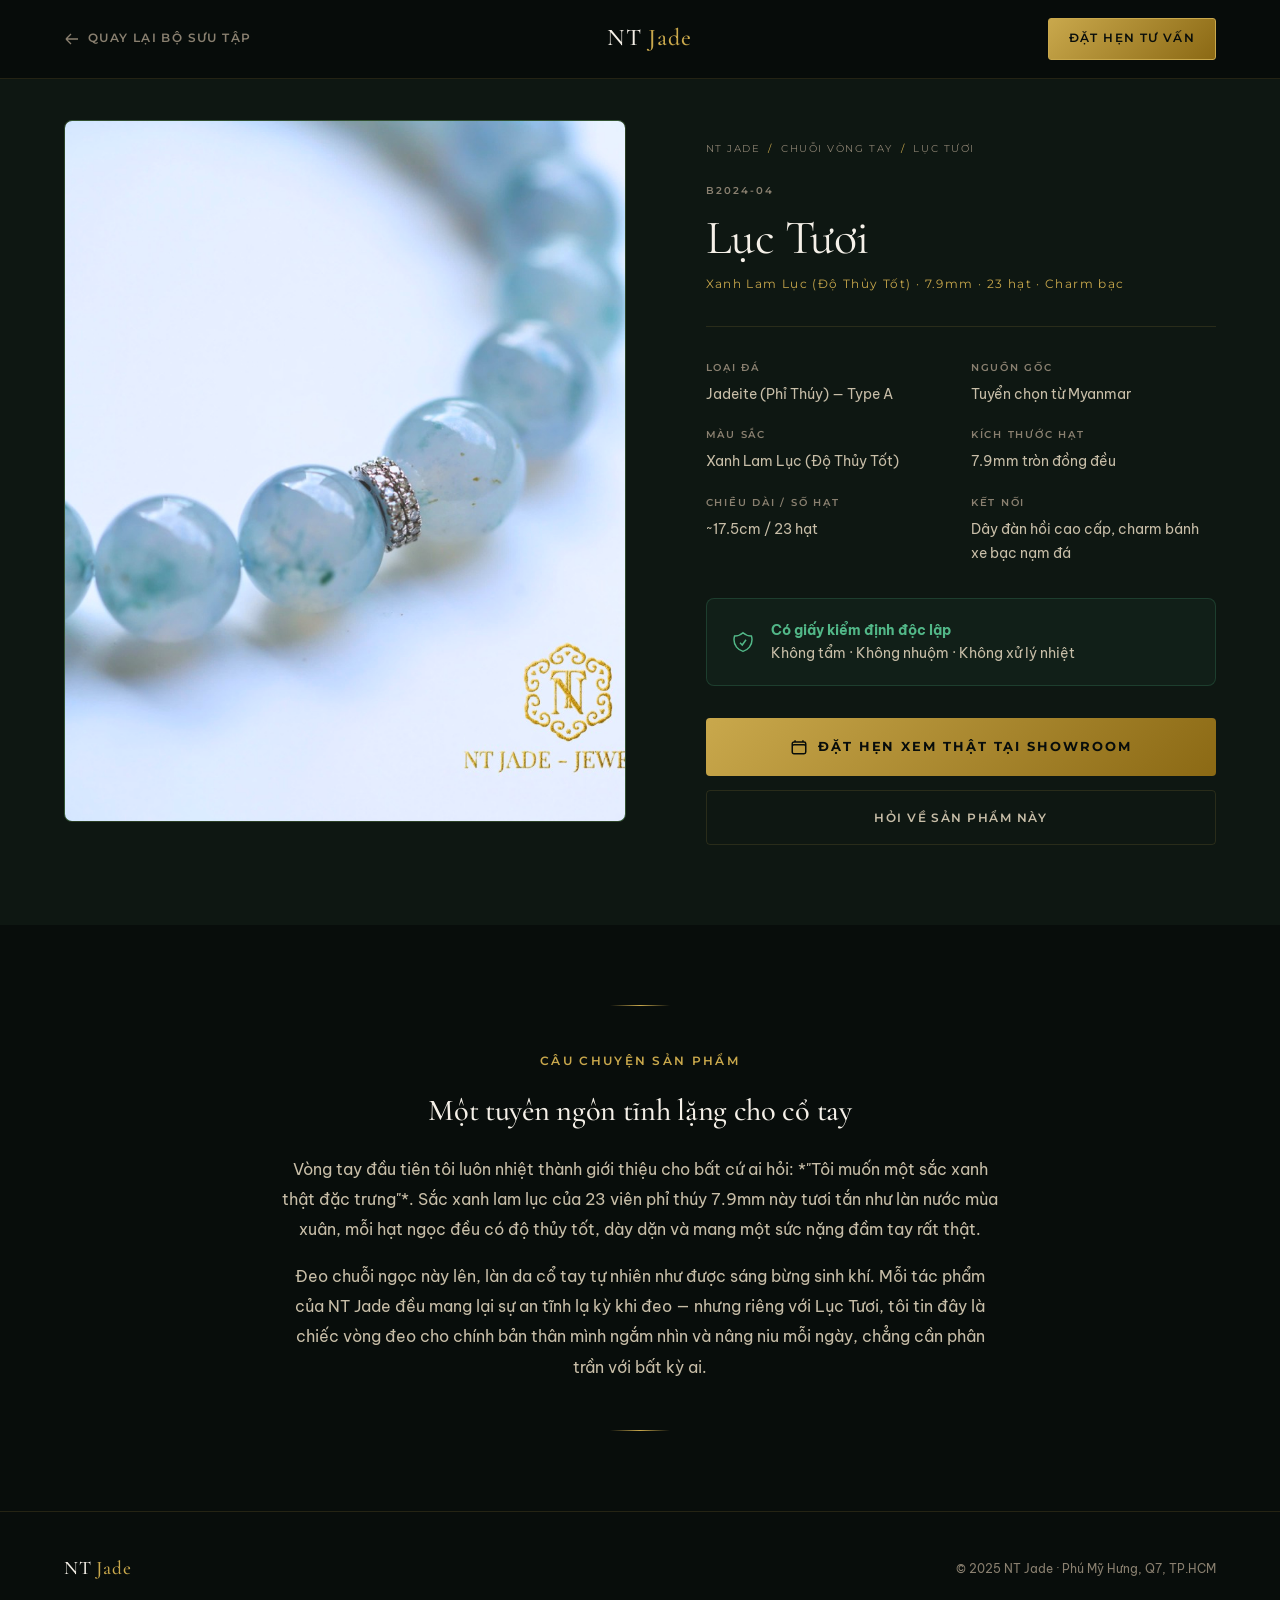
<file: products/b02-bang-thanh-tay.html>
<!DOCTYPE html>
<html lang="vi">
<head>
  <meta charset="UTF-8" />
  <meta name="viewport" content="width=device-width, initial-scale=1.0" />
  <title>Lục Tươi — B2024-04 | NT Jade Ngọc Phỉ Thúy Type A Myanmar</title>
  <meta name="description" content="Lục Tươi — Xanh Lam Lục (Độ Thủy Tốt) · 7.9mm Round · 23 hạt · Jadeite Type A Myanmar, giấy kiểm định độc lập. Xem thật tại showroom Phú Mỹ Hưng." />
  <link rel="stylesheet" href="../styles/main.css" />
</head>
<body>

<nav class="product-nav">
  <div class="container product-nav-inner">
    <a href="../index.html" class="back-link">
      <svg viewBox="0 0 24 24" fill="none" stroke="currentColor" stroke-width="2"><path d="M10.5 19.5L3 12m0 0l7.5-7.5M3 12h18"/></svg>
      Quay Lại Bộ Sưu Tập
    </a>
    <a href="../index.html" class="nav-logo">NT <span>Jade</span></a>
    <a href="../index.html#form-cta" class="btn btn-primary" style="font-size:0.72rem;padding:10px 20px;">Đặt Hẹn Tư Vấn</a>
  </div>
</nav>

<section class="product-hero">
  <div class="container">
    <div class="product-hero-inner">

      <div class="product-image-main reveal">
        <img src="../images/sku-luc-tuoi-t.jpg" alt="Chuỗi ngọc phỉ thúy Lục Tươi · Tay" style="width:100%;height:100%;object-fit:cover;" />
      </div>

      <div class="product-info reveal reveal-delay-2">
        <div class="product-breadcrumb">
          NT Jade <span>/</span> Chuỗi Vòng Tay <span>/</span> Lục Tươi
        </div>

        <p class="product-sku-id">B2024-04</p>
        <h1 class="product-name">Lục Tươi</h1>
        <p class="product-subtitle">Xanh Lam Lục (Độ Thủy Tốt) · 7.9mm · 23 hạt · Charm bạc</p>

        <div class="product-divider"></div>

        <div class="product-specs">
          <div class="spec-item">
            <p class="spec-label">Loại Đá</p>
            <p class="spec-value">Jadeite (Phỉ Thúy) — Type A</p>
          </div>
          <div class="spec-item">
            <p class="spec-label">Nguồn Gốc</p>
            <p class="spec-value">Tuyển chọn từ Myanmar</p>
          </div>
          <div class="spec-item">
            <p class="spec-label">Màu Sắc</p>
            <p class="spec-value">Xanh Lam Lục (Độ Thủy Tốt)</p>
          </div>
          <div class="spec-item">
            <p class="spec-label">Kích Thước Hạt</p>
            <p class="spec-value">7.9mm tròn đồng đều</p>
          </div>
          <div class="spec-item">
            <p class="spec-label">Chiều Dài / Số Hạt</p>
            <p class="spec-value">~17.5cm / 23 hạt</p>
          </div>
          <div class="spec-item">
            <p class="spec-label">Kết Nối</p>
            <p class="spec-value">Dây đàn hồi cao cấp, charm bánh xe bạc nạm đá</p>
          </div>
        </div>

        <div class="product-cert-box">
          <svg viewBox="0 0 24 24" fill="none" stroke="currentColor" stroke-width="1.5"><path d="M9 12.75L11.25 15 15 9.75m-3-7.036A11.959 11.959 0 013.598 6 11.99 11.99 0 003 9.749c0 5.592 3.824 10.29 9 11.623 5.176-1.332 9-6.03 9-11.622 0-1.31-.21-2.571-.598-3.751h-.152c-3.196 0-6.1-1.248-8.25-3.285z"/></svg>
          <div class="product-cert-text">
            <strong style="color:var(--jade-glow);">Có giấy kiểm định độc lập</strong><br />
            Không tẩm · Không nhuộm · Không xử lý nhiệt
          </div>
        </div>

        <div class="product-cta-group">
          <a href="../index.html#form-cta" class="btn-product-primary">
            <svg width="18" height="18" viewBox="0 0 24 24" fill="none" stroke="currentColor" stroke-width="2"><path d="M6.75 3v2.25M17.25 3v2.25M3 18.75V7.5a2.25 2.25 0 012.25-2.25h13.5A2.25 2.25 0 0121 7.5v11.25m-18 0A2.25 2.25 0 005.25 21h13.5A2.25 2.25 0 0021 18.75m-18 0v-7.5A2.25 2.25 0 015.25 9h13.5A2.25 2.25 0 0121 11.25v7.5"/></svg>
            Đặt Hẹn Xem Thật Tại Showroom
          </a>
          <a href="../index.html#form-cta" class="btn-product-secondary">
            Hỏi Về Sản Phẩm Này
          </a>
        </div>
      </div>

    </div>
  </div>
</section>

<section class="product-story">
  <div class="container">
    <div class="product-story-inner reveal">
      <div class="divider-gold" style="margin-bottom:40px;"></div>
      <span class="eyebrow">Câu Chuyện Sản Phẩm</span>
      <h3>Một tuyên ngôn tĩnh lặng cho cổ tay</h3>
      <p style="margin-top:20px;">Vòng tay đầu tiên tôi luôn nhiệt thành giới thiệu cho bất cứ ai hỏi: *"Tôi muốn một sắc xanh thật đặc trưng"*. Sắc xanh lam lục của 23 viên phỉ thúy 7.9mm này tươi tắn như làn nước mùa xuân, mỗi hạt ngọc đều có độ thủy tốt, dày dặn và mang một sức nặng đầm tay rất thật.</p>
      <p style="margin-top:16px;">Đeo chuỗi ngọc này lên, làn da cổ tay tự nhiên như được sáng bừng sinh khí. Mỗi tác phẩm của NT Jade đều mang lại sự an tĩnh lạ kỳ khi đeo — nhưng riêng với Lục Tươi, tôi tin đây là chiếc vòng đeo cho chính bản thân mình ngắm nhìn và nâng niu mỗi ngày, chẳng cần phân trần với bất kỳ ai.</p>
      <div class="divider-gold" style="margin-top:48px;"></div>
    </div>
  </div>
</section>

<footer style="padding:40px 0;border-top:1px solid var(--border);">
  <div class="container" style="display:flex;justify-content:space-between;align-items:center;font-size:0.78rem;color:var(--text-muted);">
    <a href="../index.html" class="nav-logo" style="font-size:1.2rem;">NT <span>Jade</span></a>
    <span>© 2025 NT Jade · Phú Mỹ Hưng, Q7, TP.HCM</span>
  </div>
</footer>

<script src="../scripts/main.js"></script>
</body>
</html>
</file>
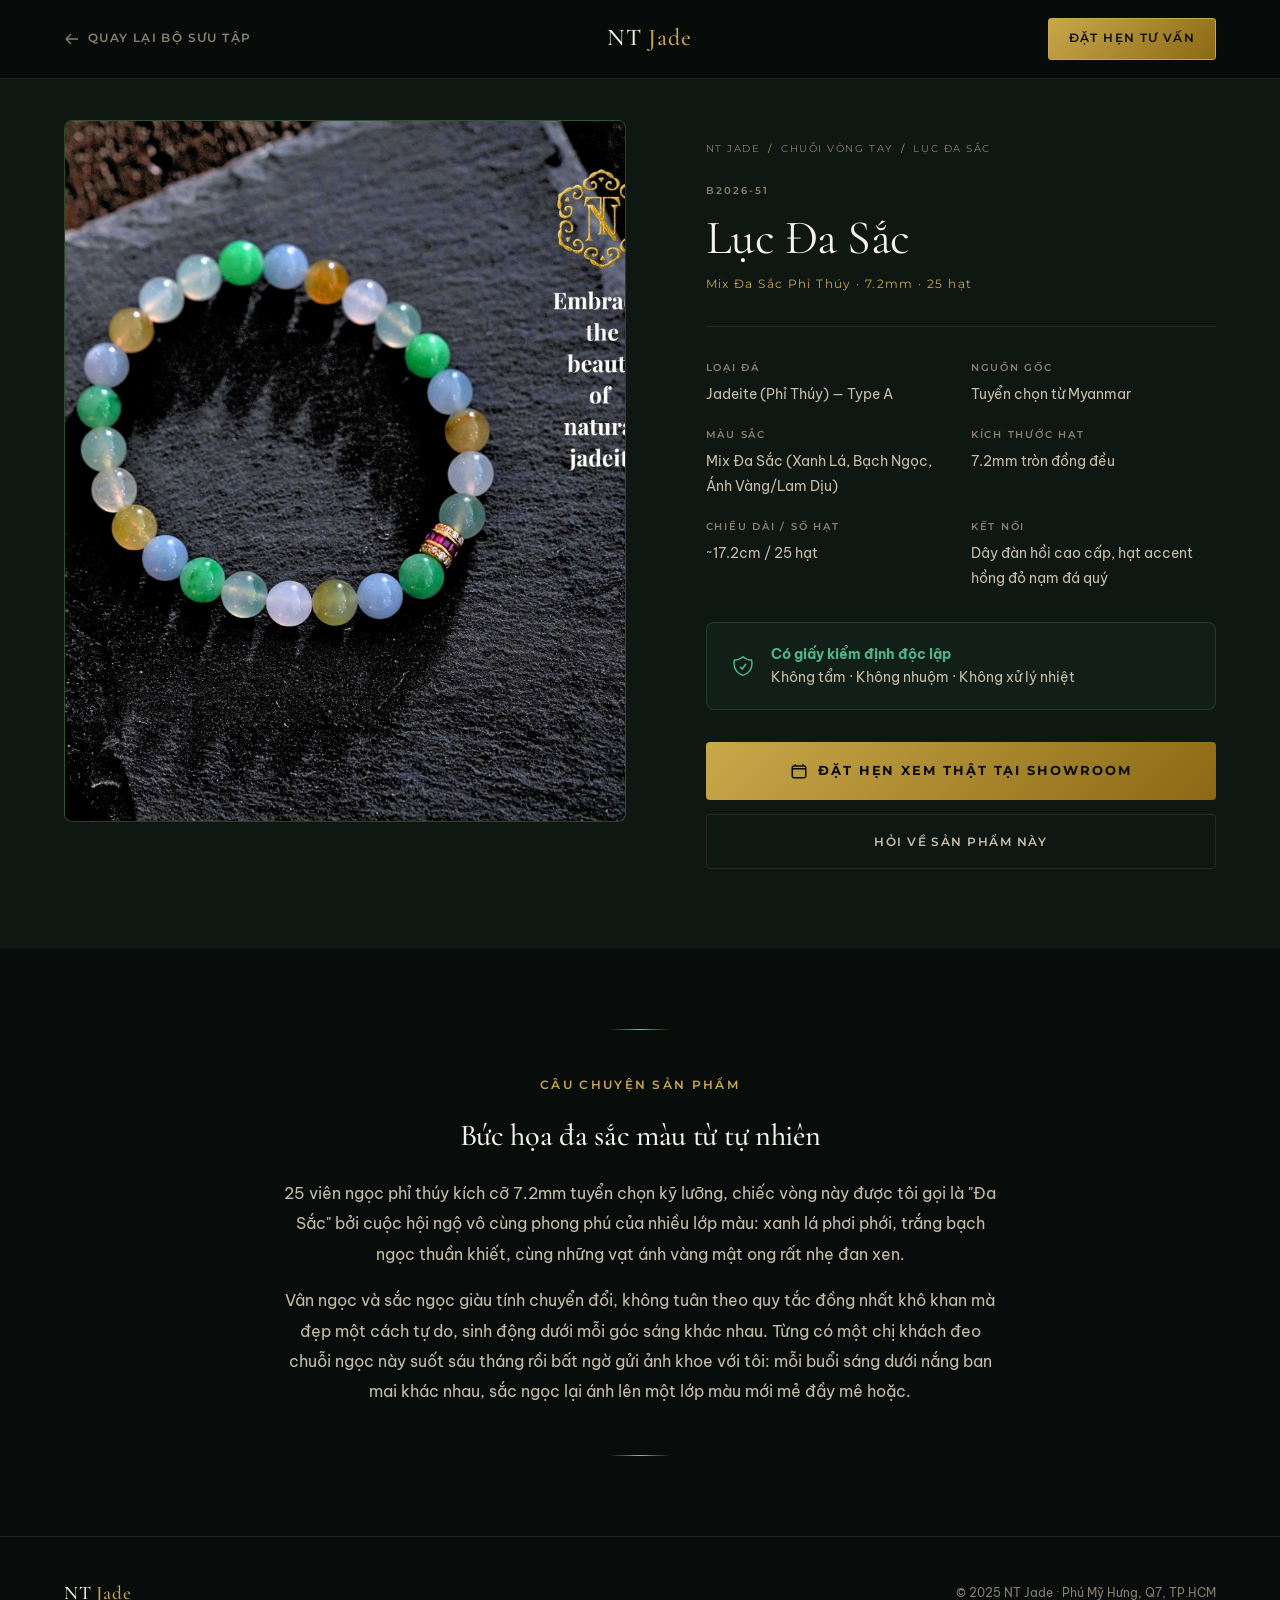
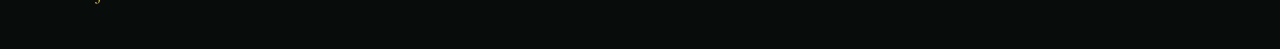
<file: products/b03-xuan-lam-tay.html>
<!DOCTYPE html>
<html lang="vi">
<head>
  <meta charset="UTF-8" />
  <meta name="viewport" content="width=device-width, initial-scale=1.0" />
  <title>Lục Đa Sắc — B2026-51 | NT Jade Ngọc Phỉ Thúy Type A Myanmar</title>
  <meta name="description" content="Lục Đa Sắc — Mix Đa Sắc Phỉ Thúy · 7.2mm Round · 25 hạt · Jadeite Type A Myanmar, giấy kiểm định độc lập. Xem thật tại showroom Phú Mỹ Hưng." />
  <link rel="stylesheet" href="../styles/main.css" />
</head>
<body>

<nav class="product-nav">
  <div class="container product-nav-inner">
    <a href="../index.html" class="back-link">
      <svg viewBox="0 0 24 24" fill="none" stroke="currentColor" stroke-width="2"><path d="M10.5 19.5L3 12m0 0l7.5-7.5M3 12h18"/></svg>
      Quay Lại Bộ Sưu Tập
    </a>
    <a href="../index.html" class="nav-logo">NT <span>Jade</span></a>
    <a href="../index.html#form-cta" class="btn btn-primary" style="font-size:0.72rem;padding:10px 20px;">Đặt Hẹn Tư Vấn</a>
  </div>
</nav>

<section class="product-hero">
  <div class="container">
    <div class="product-hero-inner">

      <div class="product-image-main reveal">
        <img src="../images/sku-luc-da-sac-t.jpg" alt="Chuỗi ngọc phỉ thúy Lục Đa Sắc · Tay" style="width:100%;height:100%;object-fit:cover;" />
      </div>

      <div class="product-info reveal reveal-delay-2">
        <div class="product-breadcrumb">
          NT Jade <span>/</span> Chuỗi Vòng Tay <span>/</span> Lục Đa Sắc
        </div>

        <p class="product-sku-id">B2026-51</p>
        <h1 class="product-name">Lục Đa Sắc</h1>
        <p class="product-subtitle">Mix Đa Sắc Phỉ Thúy · 7.2mm · 25 hạt</p>

        <div class="product-divider"></div>

        <div class="product-specs">
          <div class="spec-item">
            <p class="spec-label">Loại Đá</p>
            <p class="spec-value">Jadeite (Phỉ Thúy) — Type A</p>
          </div>
          <div class="spec-item">
            <p class="spec-label">Nguồn Gốc</p>
            <p class="spec-value">Tuyển chọn từ Myanmar</p>
          </div>
          <div class="spec-item">
            <p class="spec-label">Màu Sắc</p>
            <p class="spec-value">Mix Đa Sắc (Xanh Lá, Bạch Ngọc, Ánh Vàng/Lam Dịu)</p>
          </div>
          <div class="spec-item">
            <p class="spec-label">Kích Thước Hạt</p>
            <p class="spec-value">7.2mm tròn đồng đều</p>
          </div>
          <div class="spec-item">
            <p class="spec-label">Chiều Dài / Số Hạt</p>
            <p class="spec-value">~17.2cm / 25 hạt</p>
          </div>
          <div class="spec-item">
            <p class="spec-label">Kết Nối</p>
            <p class="spec-value">Dây đàn hồi cao cấp, hạt accent hồng đỏ nạm đá quý</p>
          </div>
        </div>

        <div class="product-cert-box">
          <svg viewBox="0 0 24 24" fill="none" stroke="currentColor" stroke-width="1.5"><path d="M9 12.75L11.25 15 15 9.75m-3-7.036A11.959 11.959 0 013.598 6 11.99 11.99 0 003 9.749c0 5.592 3.824 10.29 9 11.623 5.176-1.332 9-6.03 9-11.622 0-1.31-.21-2.571-.598-3.751h-.152c-3.196 0-6.1-1.248-8.25-3.285z"/></svg>
          <div class="product-cert-text">
            <strong style="color:var(--jade-glow);">Có giấy kiểm định độc lập</strong><br />
            Không tẩm · Không nhuộm · Không xử lý nhiệt
          </div>
        </div>

        <div class="product-cta-group">
          <a href="../index.html#form-cta" class="btn-product-primary">
            <svg width="18" height="18" viewBox="0 0 24 24" fill="none" stroke="currentColor" stroke-width="2"><path d="M6.75 3v2.25M17.25 3v2.25M3 18.75V7.5a2.25 2.25 0 012.25-2.25h13.5A2.25 2.25 0 0121 7.5v11.25m-18 0A2.25 2.25 0 005.25 21h13.5A2.25 2.25 0 0021 18.75m-18 0v-7.5A2.25 2.25 0 015.25 9h13.5A2.25 2.25 0 0121 11.25v7.5"/></svg>
            Đặt Hẹn Xem Thật Tại Showroom
          </a>
          <a href="../index.html#form-cta" class="btn-product-secondary">
            Hỏi Về Sản Phẩm Này
          </a>
        </div>
      </div>

    </div>
  </div>
</section>

<section class="product-story">
  <div class="container">
    <div class="product-story-inner reveal">
      <div class="divider-gold" style="margin-bottom:40px;"></div>
      <span class="eyebrow">Câu Chuyện Sản Phẩm</span>
      <h3>Bức họa đa sắc màu từ tự nhiên</h3>
      <p style="margin-top:20px;">25 viên ngọc phỉ thúy kích cỡ 7.2mm tuyển chọn kỹ lưỡng, chiếc vòng này được tôi gọi là "Đa Sắc" bởi cuộc hội ngộ vô cùng phong phú của nhiều lớp màu: xanh lá phơi phới, trắng bạch ngọc thuần khiết, cùng những vạt ánh vàng mật ong rất nhẹ đan xen.</p>
      <p style="margin-top:16px;">Vân ngọc và sắc ngọc giàu tính chuyển đổi, không tuân theo quy tắc đồng nhất khô khan mà đẹp một cách tự do, sinh động dưới mỗi góc sáng khác nhau. Từng có một chị khách đeo chuỗi ngọc này suốt sáu tháng rồi bất ngờ gửi ảnh khoe với tôi: mỗi buổi sáng dưới nắng ban mai khác nhau, sắc ngọc lại ánh lên một lớp màu mới mẻ đầy mê hoặc.</p>
      <div class="divider-gold" style="margin-top:48px;"></div>
    </div>
  </div>
</section>

<footer style="padding:40px 0;border-top:1px solid var(--border);">
  <div class="container" style="display:flex;justify-content:space-between;align-items:center;font-size:0.78rem;color:var(--text-muted);">
    <a href="../index.html" class="nav-logo" style="font-size:1.2rem;">NT <span>Jade</span></a>
    <span>© 2025 NT Jade · Phú Mỹ Hưng, Q7, TP.HCM</span>
  </div>
</footer>

<script src="../scripts/main.js"></script>
</body>
</html>
</file>
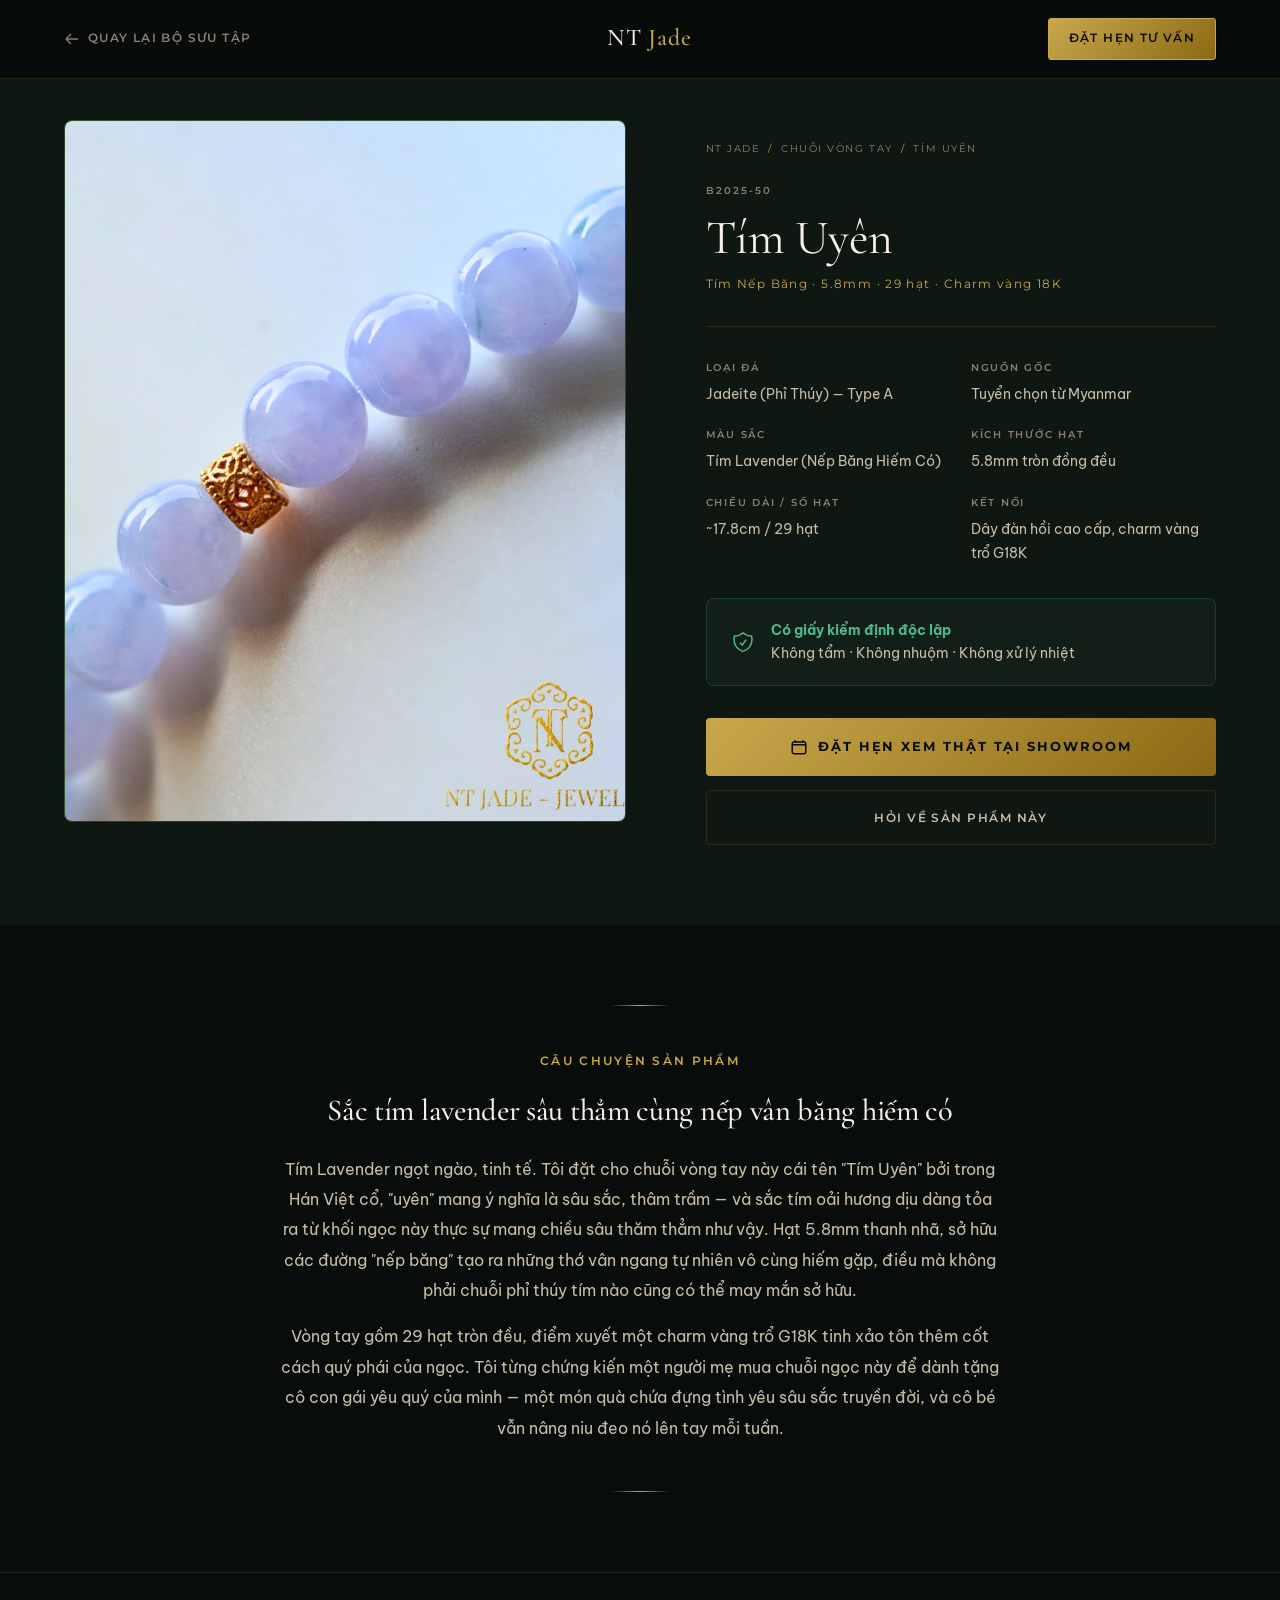
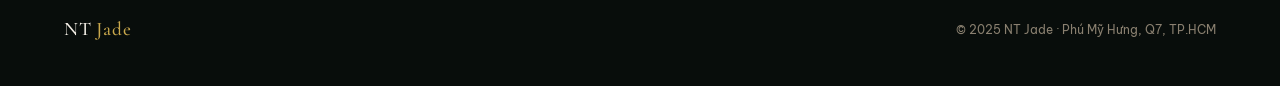
<file: products/b04-nguyet-tim-tay.html>
<!DOCTYPE html>
<html lang="vi">
<head>
  <meta charset="UTF-8" />
  <meta name="viewport" content="width=device-width, initial-scale=1.0" />
  <title>Tím Uyên — B2025-50 | NT Jade Ngọc Phỉ Thúy Type A Myanmar</title>
  <meta name="description" content="Tím Uyên — Tím Nếp Băng · 5.8mm Round · 29 hạt · Jadeite Type A Myanmar, giấy kiểm định độc lập. Xem thật tại showroom Phú Mỹ Hưng." />
  <link rel="stylesheet" href="../styles/main.css" />
</head>
<body>

<nav class="product-nav">
  <div class="container product-nav-inner">
    <a href="../index.html" class="back-link">
      <svg viewBox="0 0 24 24" fill="none" stroke="currentColor" stroke-width="2"><path d="M10.5 19.5L3 12m0 0l7.5-7.5M3 12h18"/></svg>
      Quay Lại Bộ Sưu Tập
    </a>
    <a href="../index.html" class="nav-logo">NT <span>Jade</span></a>
    <a href="../index.html#form-cta" class="btn btn-primary" style="font-size:0.72rem;padding:10px 20px;">Đặt Hẹn Tư Vấn</a>
  </div>
</nav>

<section class="product-hero">
  <div class="container">
    <div class="product-hero-inner">

      <div class="product-image-main reveal">
        <img src="../images/sku-tim-uyen-t.jpg" alt="Chuỗi ngọc phỉ thúy Tím Uyên · Tay" style="width:100%;height:100%;object-fit:cover;" />
      </div>

      <div class="product-info reveal reveal-delay-2">
        <div class="product-breadcrumb">
          NT Jade <span>/</span> Chuỗi Vòng Tay <span>/</span> Tím Uyên
        </div>

        <p class="product-sku-id">B2025-50</p>
        <h1 class="product-name">Tím Uyên</h1>
        <p class="product-subtitle">Tím Nếp Băng · 5.8mm · 29 hạt · Charm vàng 18K</p>

        <div class="product-divider"></div>

        <div class="product-specs">
          <div class="spec-item">
            <p class="spec-label">Loại Đá</p>
            <p class="spec-value">Jadeite (Phỉ Thúy) — Type A</p>
          </div>
          <div class="spec-item">
            <p class="spec-label">Nguồn Gốc</p>
            <p class="spec-value">Tuyển chọn từ Myanmar</p>
          </div>
          <div class="spec-item">
            <p class="spec-label">Màu Sắc</p>
            <p class="spec-value">Tím Lavender (Nếp Băng Hiếm Có)</p>
          </div>
          <div class="spec-item">
            <p class="spec-label">Kích Thước Hạt</p>
            <p class="spec-value">5.8mm tròn đồng đều</p>
          </div>
          <div class="spec-item">
            <p class="spec-label">Chiều Dài / Số Hạt</p>
            <p class="spec-value">~17.8cm / 29 hạt</p>
          </div>
          <div class="spec-item">
            <p class="spec-label">Kết Nối</p>
            <p class="spec-value">Dây đàn hồi cao cấp, charm vàng trổ G18K</p>
          </div>
        </div>

        <div class="product-cert-box">
          <svg viewBox="0 0 24 24" fill="none" stroke="currentColor" stroke-width="1.5"><path d="M9 12.75L11.25 15 15 9.75m-3-7.036A11.959 11.959 0 013.598 6 11.99 11.99 0 003 9.749c0 5.592 3.824 10.29 9 11.623 5.176-1.332 9-6.03 9-11.622 0-1.31-.21-2.571-.598-3.751h-.152c-3.196 0-6.1-1.248-8.25-3.285z"/></svg>
          <div class="product-cert-text">
            <strong style="color:var(--jade-glow);">Có giấy kiểm định độc lập</strong><br />
            Không tẩm · Không nhuộm · Không xử lý nhiệt
          </div>
        </div>

        <div class="product-cta-group">
          <a href="../index.html#form-cta" class="btn-product-primary">
            <svg width="18" height="18" viewBox="0 0 24 24" fill="none" stroke="currentColor" stroke-width="2"><path d="M6.75 3v2.25M17.25 3v2.25M3 18.75V7.5a2.25 2.25 0 012.25-2.25h13.5A2.25 2.25 0 0121 7.5v11.25m-18 0A2.25 2.25 0 005.25 21h13.5A2.25 2.25 0 0021 18.75m-18 0v-7.5A2.25 2.25 0 015.25 9h13.5A2.25 2.25 0 0121 11.25v7.5"/></svg>
            Đặt Hẹn Xem Thật Tại Showroom
          </a>
          <a href="../index.html#form-cta" class="btn-product-secondary">
            Hỏi Về Sản Phẩm Này
          </a>
        </div>
      </div>

    </div>
  </div>
</section>

<section class="product-story">
  <div class="container">
    <div class="product-story-inner reveal">
      <div class="divider-gold" style="margin-bottom:40px;"></div>
      <span class="eyebrow">Câu Chuyện Sản Phẩm</span>
      <h3>Sắc tím lavender sâu thẳm cùng nếp vân băng hiếm có</h3>
      <p style="margin-top:20px;">Tím Lavender ngọt ngào, tinh tế. Tôi đặt cho chuỗi vòng tay này cái tên "Tím Uyên" bởi trong Hán Việt cổ, "uyên" mang ý nghĩa là sâu sắc, thâm trầm — và sắc tím oải hương dịu dàng tỏa ra từ khối ngọc này thực sự mang chiều sâu thăm thẳm như vậy. Hạt 5.8mm thanh nhã, sở hữu các đường "nếp băng" tạo ra những thớ vân ngang tự nhiên vô cùng hiếm gặp, điều mà không phải chuỗi phỉ thúy tím nào cũng có thể may mắn sở hữu.</p>
      <p style="margin-top:16px;">Vòng tay gồm 29 hạt tròn đều, điểm xuyết một charm vàng trổ G18K tinh xảo tôn thêm cốt cách quý phái của ngọc. Tôi từng chứng kiến một người mẹ mua chuỗi ngọc này để dành tặng cô con gái yêu quý của mình — một món quà chứa đựng tình yêu sâu sắc truyền đời, và cô bé vẫn nâng niu đeo nó lên tay mỗi tuần.</p>
      <div class="divider-gold" style="margin-top:48px;"></div>
    </div>
  </div>
</section>

<footer style="padding:40px 0;border-top:1px solid var(--border);">
  <div class="container" style="display:flex;justify-content:space-between;align-items:center;font-size:0.78rem;color:var(--text-muted);">
    <a href="../index.html" class="nav-logo" style="font-size:1.2rem;">NT <span>Jade</span></a>
    <span>© 2025 NT Jade · Phú Mỹ Hưng, Q7, TP.HCM</span>
  </div>
</footer>

<script src="../scripts/main.js"></script>
</body>
</html>
</file>
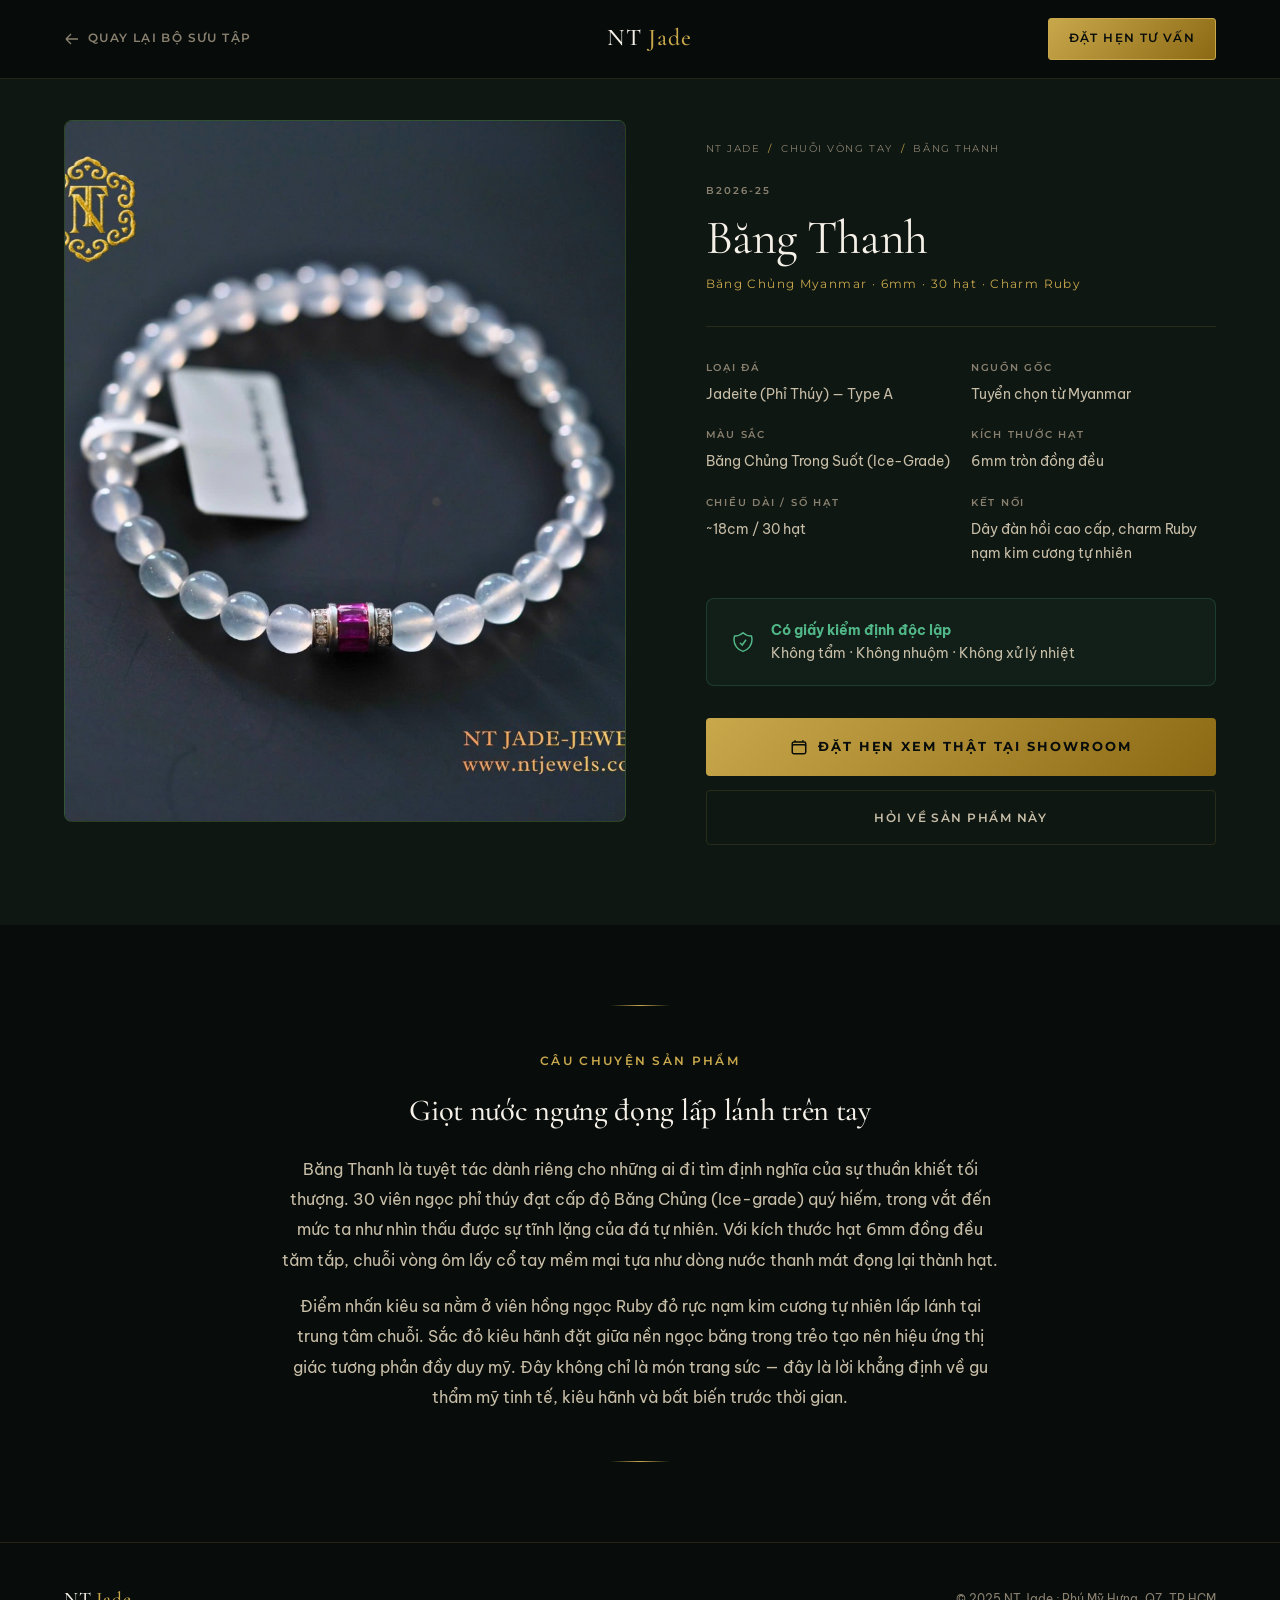
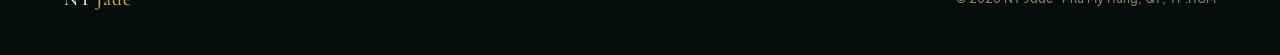
<file: products/b05-co-thu-tay.html>
<!DOCTYPE html>
<html lang="vi">
<head>
  <meta charset="UTF-8" />
  <meta name="viewport" content="width=device-width, initial-scale=1.0" />
  <title>Băng Thanh — B2026-25 | NT Jade Ngọc Phỉ Thúy Type A Myanmar</title>
  <meta name="description" content="Băng Thanh — Băng Chủng Myanmar · 6mm Round · 30 hạt · Jadeite Type A Myanmar, giấy kiểm định độc lập. Xem thật tại showroom Phú Mỹ Hưng." />
  <link rel="stylesheet" href="../styles/main.css" />
</head>
<body>

<nav class="product-nav">
  <div class="container product-nav-inner">
    <a href="../index.html" class="back-link">
      <svg viewBox="0 0 24 24" fill="none" stroke="currentColor" stroke-width="2"><path d="M10.5 19.5L3 12m0 0l7.5-7.5M3 12h18"/></svg>
      Quay Lại Bộ Sưu Tập
    </a>
    <a href="../index.html" class="nav-logo">NT <span>Jade</span></a>
    <a href="../index.html#form-cta" class="btn btn-primary" style="font-size:0.72rem;padding:10px 20px;">Đặt Hẹn Tư Vấn</a>
  </div>
</nav>

<section class="product-hero">
  <div class="container">
    <div class="product-hero-inner">

      <div class="product-image-main reveal">
        <img src="../images/sku-bang-thanh-t.jpg" alt="Chuỗi ngọc phỉ thúy Băng Thanh · Tay" style="width:100%;height:100%;object-fit:cover;" />
      </div>

      <div class="product-info reveal reveal-delay-2">
        <div class="product-breadcrumb">
          NT Jade <span>/</span> Chuỗi Vòng Tay <span>/</span> Băng Thanh
        </div>

        <p class="product-sku-id">B2026-25</p>
        <h1 class="product-name">Băng Thanh</h1>
        <p class="product-subtitle">Băng Chủng Myanmar · 6mm · 30 hạt · Charm Ruby</p>

        <div class="product-divider"></div>

        <div class="product-specs">
          <div class="spec-item">
            <p class="spec-label">Loại Đá</p>
            <p class="spec-value">Jadeite (Phỉ Thúy) — Type A</p>
          </div>
          <div class="spec-item">
            <p class="spec-label">Nguồn Gốc</p>
            <p class="spec-value">Tuyển chọn từ Myanmar</p>
          </div>
          <div class="spec-item">
            <p class="spec-label">Màu Sắc</p>
            <p class="spec-value">Băng Chủng Trong Suốt (Ice-Grade)</p>
          </div>
          <div class="spec-item">
            <p class="spec-label">Kích Thước Hạt</p>
            <p class="spec-value">6mm tròn đồng đều</p>
          </div>
          <div class="spec-item">
            <p class="spec-label">Chiều Dài / Số Hạt</p>
            <p class="spec-value">~18cm / 30 hạt</p>
          </div>
          <div class="spec-item">
            <p class="spec-label">Kết Nối</p>
            <p class="spec-value">Dây đàn hồi cao cấp, charm Ruby nạm kim cương tự nhiên</p>
          </div>
        </div>

        <div class="product-cert-box">
          <svg viewBox="0 0 24 24" fill="none" stroke="currentColor" stroke-width="1.5"><path d="M9 12.75L11.25 15 15 9.75m-3-7.036A11.959 11.959 0 013.598 6 11.99 11.99 0 003 9.749c0 5.592 3.824 10.29 9 11.623 5.176-1.332 9-6.03 9-11.622 0-1.31-.21-2.571-.598-3.751h-.152c-3.196 0-6.1-1.248-8.25-3.285z"/></svg>
          <div class="product-cert-text">
            <strong style="color:var(--jade-glow);">Có giấy kiểm định độc lập</strong><br />
            Không tẩm · Không nhuộm · Không xử lý nhiệt
          </div>
        </div>

        <div class="product-cta-group">
          <a href="../index.html#form-cta" class="btn-product-primary">
            <svg width="18" height="18" viewBox="0 0 24 24" fill="none" stroke="currentColor" stroke-width="2"><path d="M6.75 3v2.25M17.25 3v2.25M3 18.75V7.5a2.25 2.25 0 012.25-2.25h13.5A2.25 2.25 0 0121 7.5v11.25m-18 0A2.25 2.25 0 005.25 21h13.5A2.25 2.25 0 0021 18.75m-18 0v-7.5A2.25 2.25 0 015.25 9h13.5A2.25 2.25 0 0121 11.25v7.5"/></svg>
            Đặt Hẹn Xem Thật Tại Showroom
          </a>
          <a href="../index.html#form-cta" class="btn-product-secondary">
            Hỏi Về Sản Phẩm Này
          </a>
        </div>
      </div>

    </div>
  </div>
</section>

<section class="product-story">
  <div class="container">
    <div class="product-story-inner reveal">
      <div class="divider-gold" style="margin-bottom:40px;"></div>
      <span class="eyebrow">Câu Chuyện Sản Phẩm</span>
      <h3>Giọt nước ngưng đọng lấp lánh trên tay</h3>
      <p style="margin-top:20px;">Băng Thanh là tuyệt tác dành riêng cho những ai đi tìm định nghĩa của sự thuần khiết tối thượng. 30 viên ngọc phỉ thúy đạt cấp độ Băng Chủng (Ice-grade) quý hiếm, trong vắt đến mức ta như nhìn thấu được sự tĩnh lặng của đá tự nhiên. Với kích thước hạt 6mm đồng đều tăm tắp, chuỗi vòng ôm lấy cổ tay mềm mại tựa như dòng nước thanh mát đọng lại thành hạt.</p>
      <p style="margin-top:16px;">Điểm nhấn kiêu sa nằm ở viên hồng ngọc Ruby đỏ rực nạm kim cương tự nhiên lấp lánh tại trung tâm chuỗi. Sắc đỏ kiêu hãnh đặt giữa nền ngọc băng trong trẻo tạo nên hiệu ứng thị giác tương phản đầy duy mỹ. Đây không chỉ là món trang sức — đây là lời khẳng định về gu thẩm mỹ tinh tế, kiêu hãnh và bất biến trước thời gian.</p>
      <div class="divider-gold" style="margin-top:48px;"></div>
    </div>
  </div>
</section>

<footer style="padding:40px 0;border-top:1px solid var(--border);">
  <div class="container" style="display:flex;justify-content:space-between;align-items:center;font-size:0.78rem;color:var(--text-muted);">
    <a href="../index.html" class="nav-logo" style="font-size:1.2rem;">NT <span>Jade</span></a>
    <span>© 2025 NT Jade · Phú Mỹ Hưng, Q7, TP.HCM</span>
  </div>
</footer>

<script src="../scripts/main.js"></script>
</body>
</html>
</file>
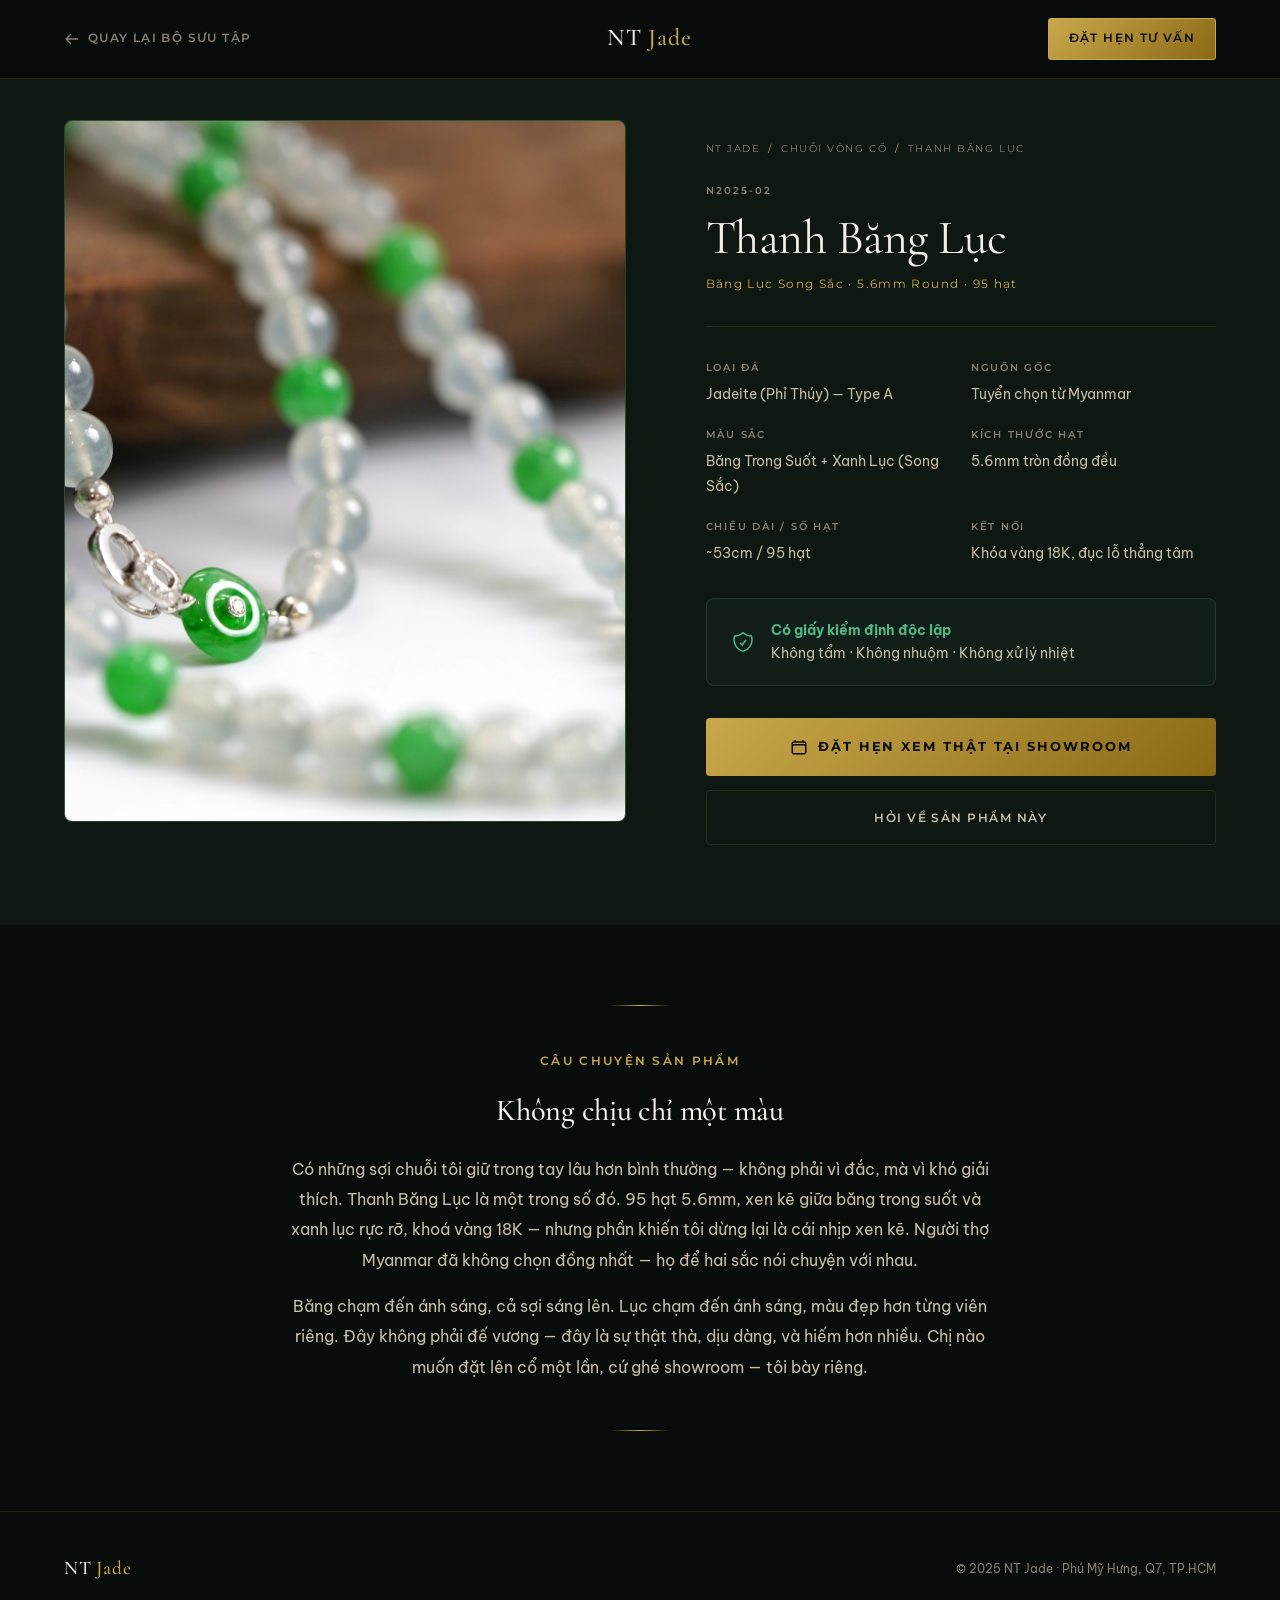
<file: products/n01-de-vuong-luc.html>
<!DOCTYPE html>
<html lang="vi">
<head>
  <meta charset="UTF-8" />
  <meta name="viewport" content="width=device-width, initial-scale=1.0" />
  <title>Thanh Băng Lục — N2025-02 | NT Jade Ngọc Phỉ Thúy Type A Myanmar</title>
  <meta name="description" content="Thanh Băng Lục — Băng Lục Song Sắc · 5.6mm Round · 95 hạt · Jadeite Type A Myanmar, giấy kiểm định độc lập. Xem thật tại showroom Phú Mỹ Hưng." />
  <link rel="stylesheet" href="../styles/main.css" />
</head>
<body>

<nav class="product-nav">
  <div class="container product-nav-inner">
    <a href="../index.html" class="back-link">
      <svg viewBox="0 0 24 24" fill="none" stroke="currentColor" stroke-width="2"><path d="M10.5 19.5L3 12m0 0l7.5-7.5M3 12h18"/></svg>
      Quay Lại Bộ Sưu Tập
    </a>
    <a href="../index.html" class="nav-logo">NT <span>Jade</span></a>
    <a href="../index.html#form-cta" class="btn btn-primary" style="font-size:0.72rem;padding:10px 20px;">Đặt Hẹn Tư Vấn</a>
  </div>
</nav>

<section class="product-hero">
  <div class="container">
    <div class="product-hero-inner">

      <div class="product-image-main reveal">
        <img src="../images/sku-thanh-bang-luc-c.jpg" alt="Chuỗi ngọc phỉ thúy Thanh Băng Lục" style="width:100%;height:100%;object-fit:cover;" />
      </div>

      <div class="product-info reveal reveal-delay-2">
        <div class="product-breadcrumb">
          NT Jade <span>/</span> Chuỗi Vòng Cổ <span>/</span> Thanh Băng Lục
        </div>

        <p class="product-sku-id">N2025-02</p>
        <h1 class="product-name">Thanh Băng Lục</h1>
        <p class="product-subtitle">Băng Lục Song Sắc · 5.6mm Round · 95 hạt</p>

        <div class="product-divider"></div>

        <div class="product-specs">
          <div class="spec-item">
            <p class="spec-label">Loại Đá</p>
            <p class="spec-value">Jadeite (Phỉ Thúy) — Type A</p>
          </div>
          <div class="spec-item">
            <p class="spec-label">Nguồn Gốc</p>
            <p class="spec-value">Tuyển chọn từ Myanmar</p>
          </div>
          <div class="spec-item">
            <p class="spec-label">Màu Sắc</p>
            <p class="spec-value">Băng Trong Suốt + Xanh Lục (Song Sắc)</p>
          </div>
          <div class="spec-item">
            <p class="spec-label">Kích Thước Hạt</p>
            <p class="spec-value">5.6mm tròn đồng đều</p>
          </div>
          <div class="spec-item">
            <p class="spec-label">Chiều Dài / Số Hạt</p>
            <p class="spec-value">~53cm / 95 hạt</p>
          </div>
          <div class="spec-item">
            <p class="spec-label">Kết Nối</p>
            <p class="spec-value">Khóa vàng 18K, đục lỗ thẳng tâm</p>
          </div>
        </div>

        <div class="product-cert-box">
          <svg viewBox="0 0 24 24" fill="none" stroke="currentColor" stroke-width="1.5"><path d="M9 12.75L11.25 15 15 9.75m-3-7.036A11.959 11.959 0 013.598 6 11.99 11.99 0 003 9.749c0 5.592 3.824 10.29 9 11.623 5.176-1.332 9-6.03 9-11.622 0-1.31-.21-2.571-.598-3.751h-.152c-3.196 0-6.1-1.248-8.25-3.285z"/></svg>
          <div class="product-cert-text">
            <strong style="color:var(--jade-glow);">Có giấy kiểm định độc lập</strong><br />
            Không tẩm · Không nhuộm · Không xử lý nhiệt
          </div>
        </div>

        <div class="product-cta-group">
          <a href="../index.html#form-cta" class="btn-product-primary">
            <svg width="18" height="18" viewBox="0 0 24 24" fill="none" stroke="currentColor" stroke-width="2"><path d="M6.75 3v2.25M17.25 3v2.25M3 18.75V7.5a2.25 2.25 0 012.25-2.25h13.5A2.25 2.25 0 0121 7.5v11.25m-18 0A2.25 2.25 0 005.25 21h13.5A2.25 2.25 0 0021 18.75m-18 0v-7.5A2.25 2.25 0 015.25 9h13.5A2.25 2.25 0 0121 11.25v7.5"/></svg>
            Đặt Hẹn Xem Thật Tại Showroom
          </a>
          <a href="../index.html#form-cta" class="btn-product-secondary">
            Hỏi Về Sản Phẩm Này
          </a>
        </div>
      </div>

    </div>
  </div>
</section>

<section class="product-story">
  <div class="container">
    <div class="product-story-inner reveal">
      <div class="divider-gold" style="margin-bottom:40px;"></div>
      <span class="eyebrow">Câu Chuyện Sản Phẩm</span>
      <h3>Không chịu chỉ một màu</h3>
      <p style="margin-top:20px;">Có những sợi chuỗi tôi giữ trong tay lâu hơn bình thường — không phải vì đắc, mà vì khó giải thích. Thanh Băng Lục là một trong số đó. 95 hạt 5.6mm, xen kẽ giữa băng trong suốt và xanh lục rực rỡ, khoá vàng 18K — nhưng phần khiến tôi dừng lại là cái nhịp xen kẽ. Người thợ Myanmar đã không chọn đồng nhất — họ để hai sắc nói chuyện với nhau.</p>
      <p style="margin-top:16px;">Băng chạm đến ánh sáng, cả sợi sáng lên. Lục chạm đến ánh sáng, màu đẹp hơn từng viên riêng. Đây không phải đế vương — đây là sự thật thà, dịu dàng, và hiếm hơn nhiều. Chị nào muốn đặt lên cổ một lần, cứ ghé showroom — tôi bày riêng.</p>
      <div class="divider-gold" style="margin-top:48px;"></div>
    </div>
  </div>
</section>

<footer style="padding:40px 0;border-top:1px solid var(--border);">
  <div class="container" style="display:flex;justify-content:space-between;align-items:center;font-size:0.78rem;color:var(--text-muted);">
    <a href="../index.html" class="nav-logo" style="font-size:1.2rem;">NT <span>Jade</span></a>
    <span>© 2025 NT Jade · Phú Mỹ Hưng, Q7, TP.HCM</span>
  </div>
</footer>

<script src="../scripts/main.js"></script>
</body>
</html>
</file>
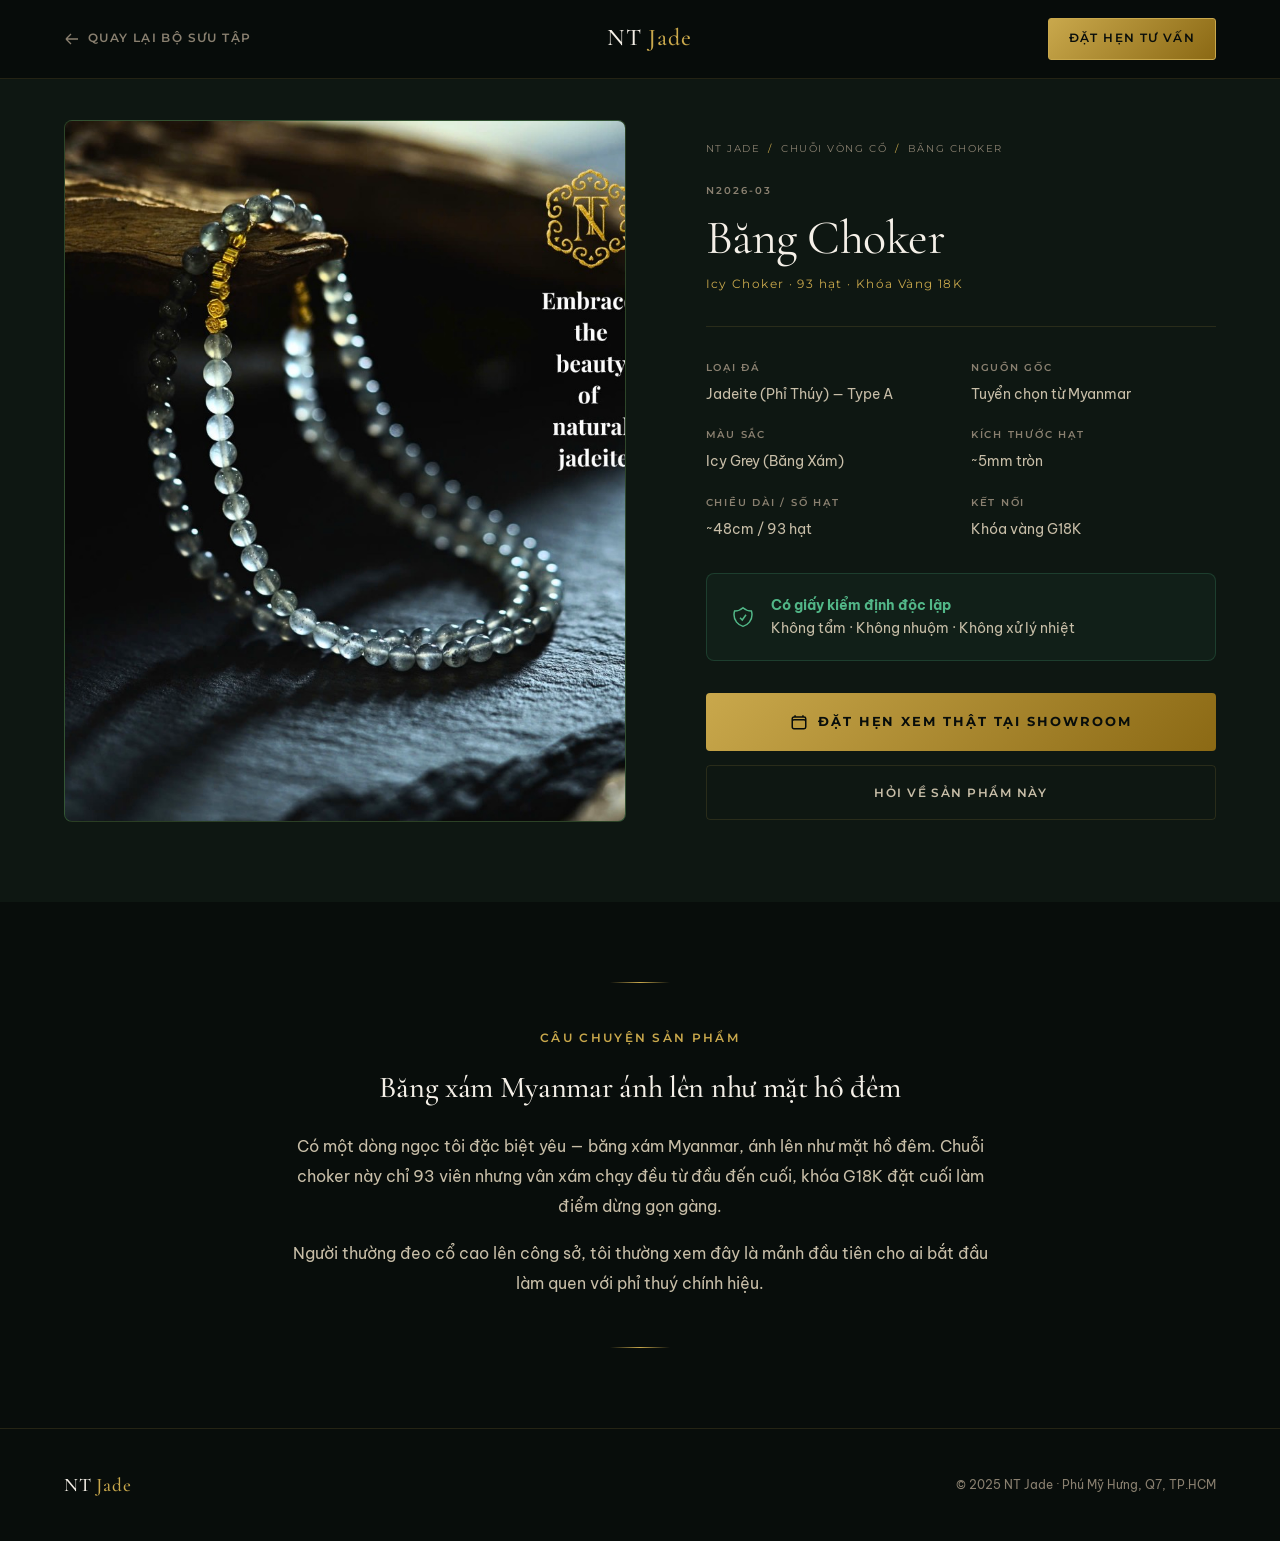
<file: products/n02-bang-thanh.html>
<!DOCTYPE html>
<html lang="vi">
<head>
  <meta charset="UTF-8" />
  <meta name="viewport" content="width=device-width, initial-scale=1.0" />
  <title>Băng Choker — N2026-03 | NT Jade Ngọc Phỉ Thúy Type A Myanmar</title>
  <meta name="description" content="Băng Choker — Icy Choker · 93 hạt · Khóa Vàng 18K · Jadeite Type A Myanmar, giấy kiểm định độc lập. Xem thật tại showroom Phú Mỹ Hưng." />
  <link rel="stylesheet" href="../styles/main.css" />
</head>
<body>

<nav class="product-nav">
  <div class="container product-nav-inner">
    <a href="../index.html" class="back-link">
      <svg viewBox="0 0 24 24" fill="none" stroke="currentColor" stroke-width="2"><path d="M10.5 19.5L3 12m0 0l7.5-7.5M3 12h18"/></svg>
      Quay Lại Bộ Sưu Tập
    </a>
    <a href="../index.html" class="nav-logo">NT <span>Jade</span></a>
    <a href="../index.html#form-cta" class="btn btn-primary" style="font-size:0.72rem;padding:10px 20px;">Đặt Hẹn Tư Vấn</a>
  </div>
</nav>

<section class="product-hero">
  <div class="container">
    <div class="product-hero-inner">

      <div class="product-image-main reveal">
        <img src="../images/sku-bang-choker-c.jpg" alt="Chuỗi ngọc phỉ thúy Băng Choker" style="width:100%;height:100%;object-fit:cover;" />
      </div>

      <div class="product-info reveal reveal-delay-2">
        <div class="product-breadcrumb">
          NT Jade <span>/</span> Chuỗi Vòng Cổ <span>/</span> Băng Choker
        </div>

        <p class="product-sku-id">N2026-03</p>
        <h1 class="product-name">Băng Choker</h1>
        <p class="product-subtitle">Icy Choker · 93 hạt · Khóa Vàng 18K</p>

        <div class="product-divider"></div>

        <div class="product-specs">
          <div class="spec-item">
            <p class="spec-label">Loại Đá</p>
            <p class="spec-value">Jadeite (Phỉ Thúy) — Type A</p>
          </div>
          <div class="spec-item">
            <p class="spec-label">Nguồn Gốc</p>
            <p class="spec-value">Tuyển chọn từ Myanmar</p>
          </div>
          <div class="spec-item">
            <p class="spec-label">Màu Sắc</p>
            <p class="spec-value">Icy Grey (Băng Xám)</p>
          </div>
          <div class="spec-item">
            <p class="spec-label">Kích Thước Hạt</p>
            <p class="spec-value">~5mm tròn</p>
          </div>
          <div class="spec-item">
            <p class="spec-label">Chiều Dài / Số Hạt</p>
            <p class="spec-value">~48cm / 93 hạt</p>
          </div>
          <div class="spec-item">
            <p class="spec-label">Kết Nối</p>
            <p class="spec-value">Khóa vàng G18K</p>
          </div>
        </div>

        <div class="product-cert-box">
          <svg viewBox="0 0 24 24" fill="none" stroke="currentColor" stroke-width="1.5"><path d="M9 12.75L11.25 15 15 9.75m-3-7.036A11.959 11.959 0 013.598 6 11.99 11.99 0 003 9.749c0 5.592 3.824 10.29 9 11.623 5.176-1.332 9-6.03 9-11.622 0-1.31-.21-2.571-.598-3.751h-.152c-3.196 0-6.1-1.248-8.25-3.285z"/></svg>
          <div class="product-cert-text">
            <strong style="color:var(--jade-glow);">Có giấy kiểm định độc lập</strong><br />
            Không tẩm · Không nhuộm · Không xử lý nhiệt
          </div>
        </div>

        <div class="product-cta-group">
          <a href="../index.html#form-cta" class="btn-product-primary">
            <svg width="18" height="18" viewBox="0 0 24 24" fill="none" stroke="currentColor" stroke-width="2"><path d="M6.75 3v2.25M17.25 3v2.25M3 18.75V7.5a2.25 2.25 0 012.25-2.25h13.5A2.25 2.25 0 0121 7.5v11.25m-18 0A2.25 2.25 0 005.25 21h13.5A2.25 2.25 0 0021 18.75m-18 0v-7.5A2.25 2.25 0 015.25 9h13.5A2.25 2.25 0 0121 11.25v7.5"/></svg>
            Đặt Hẹn Xem Thật Tại Showroom
          </a>
          <a href="../index.html#form-cta" class="btn-product-secondary">
            Hỏi Về Sản Phẩm Này
          </a>
        </div>
      </div>

    </div>
  </div>
</section>

<section class="product-story">
  <div class="container">
    <div class="product-story-inner reveal">
      <div class="divider-gold" style="margin-bottom:40px;"></div>
      <span class="eyebrow">Câu Chuyện Sản Phẩm</span>
      <h3>Băng xám Myanmar ánh lên như mặt hồ đêm</h3>
      <p style="margin-top:20px;">Có một dòng ngọc tôi đặc biệt yêu — băng xám Myanmar, ánh lên như mặt hồ đêm. Chuỗi choker này chỉ 93 viên nhưng vân xám chạy đều từ đầu đến cuối, khóa G18K đặt cuối làm điểm dừng gọn gàng.</p>
      <p style="margin-top:16px;">Người thường đeo cổ cao lên công sở, tôi thường xem đây là mảnh đầu tiên cho ai bắt đầu làm quen với phỉ thuý chính hiệu.</p>
      <div class="divider-gold" style="margin-top:48px;"></div>
    </div>
  </div>
</section>

<footer style="padding:40px 0;border-top:1px solid var(--border);">
  <div class="container" style="display:flex;justify-content:space-between;align-items:center;font-size:0.78rem;color:var(--text-muted);">
    <a href="../index.html" class="nav-logo" style="font-size:1.2rem;">NT <span>Jade</span></a>
    <span>© 2025 NT Jade · Phú Mỹ Hưng, Q7, TP.HCM</span>
  </div>
</footer>

<script src="../scripts/main.js"></script>
</body>
</html>
</file>
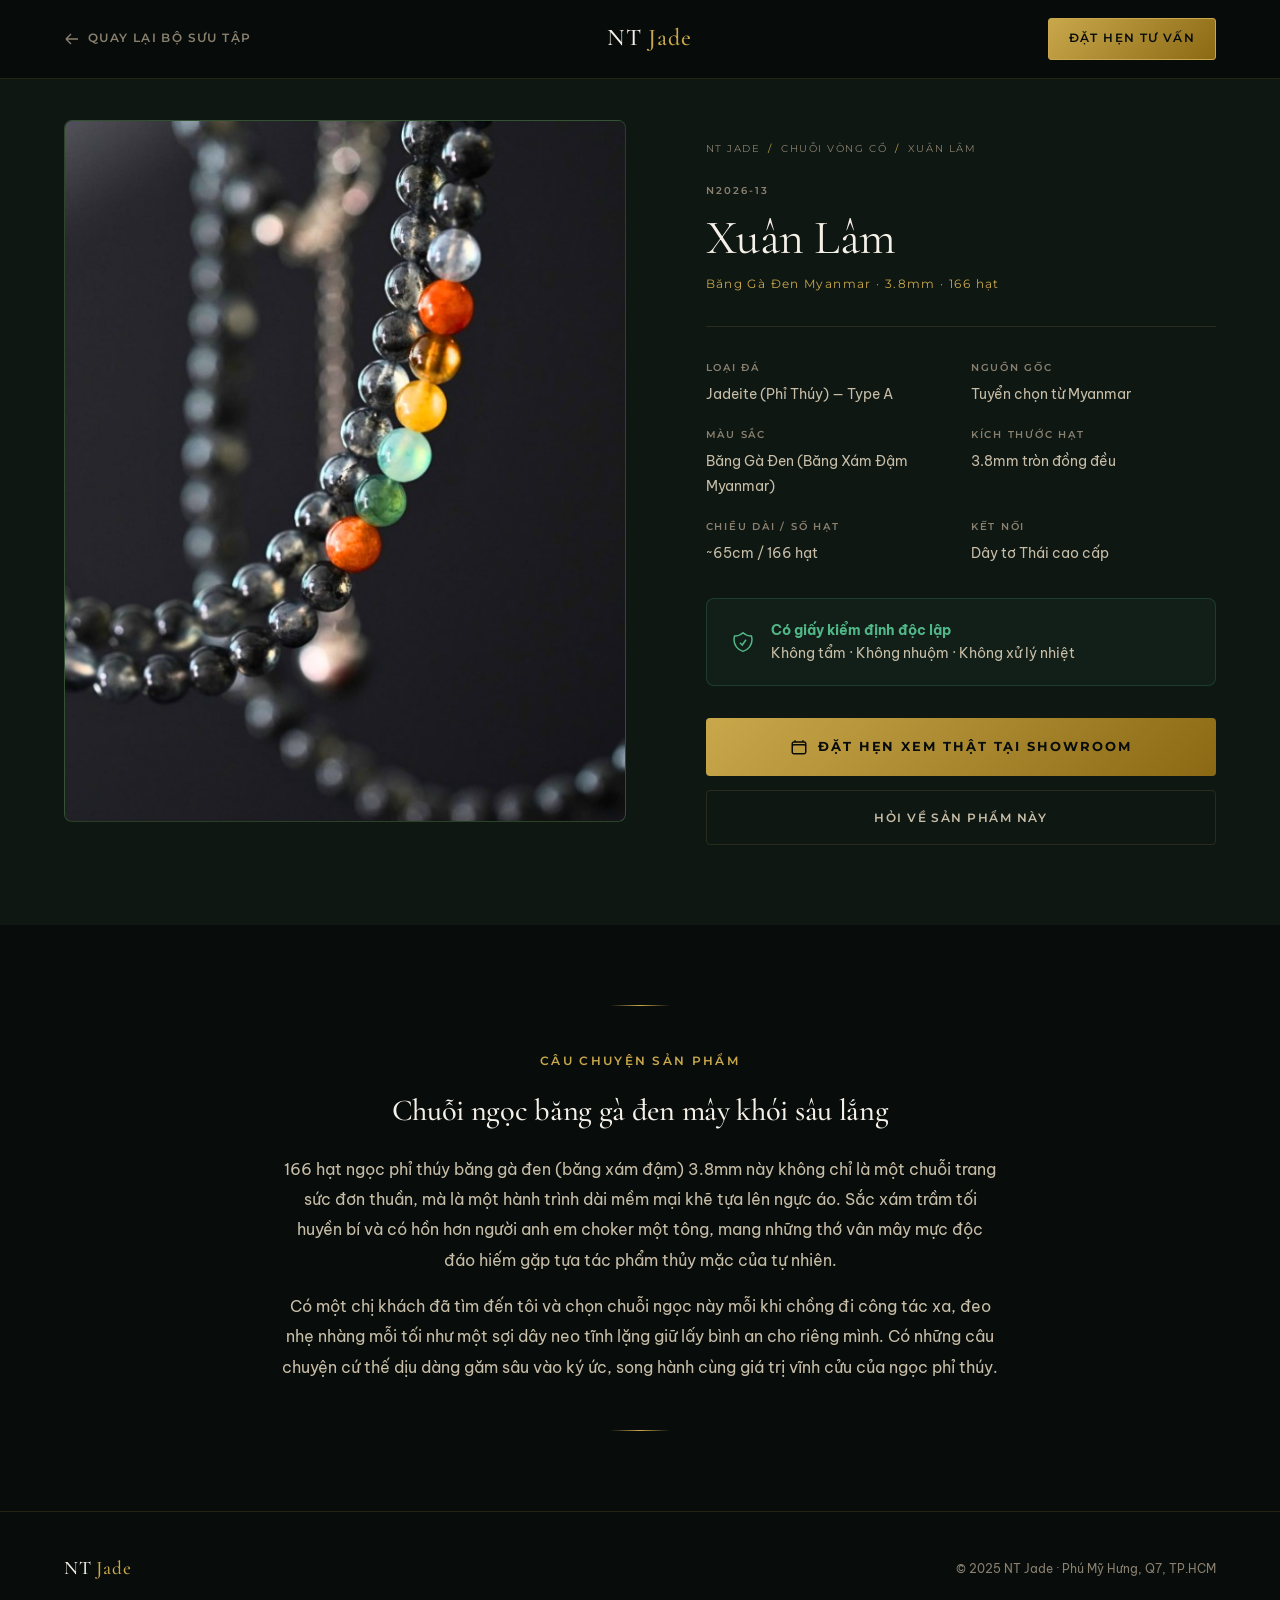
<file: products/n03-xuan-lam.html>
<!DOCTYPE html>
<html lang="vi">
<head>
  <meta charset="UTF-8" />
  <meta name="viewport" content="width=device-width, initial-scale=1.0" />
  <title>Xuân Lâm — N2026-13 | NT Jade Ngọc Phỉ Thúy Type A Myanmar</title>
  <meta name="description" content="Xuân Lâm — Băng Gà Đen Myanmar · 3.8mm · 166 hạt · Jadeite Type A Myanmar, giấy kiểm định độc lập. Xem thật tại showroom Phú Mỹ Hưng." />
  <link rel="stylesheet" href="../styles/main.css" />
</head>
<body>

<nav class="product-nav">
  <div class="container product-nav-inner">
    <a href="../index.html" class="back-link">
      <svg viewBox="0 0 24 24" fill="none" stroke="currentColor" stroke-width="2"><path d="M10.5 19.5L3 12m0 0l7.5-7.5M3 12h18"/></svg>
      Quay Lại Bộ Sưu Tập
    </a>
    <a href="../index.html" class="nav-logo">NT <span>Jade</span></a>
    <a href="../index.html#form-cta" class="btn btn-primary" style="font-size:0.72rem;padding:10px 20px;">Đặt Hẹn Tư Vấn</a>
  </div>
</nav>

<section class="product-hero">
  <div class="container">
    <div class="product-hero-inner">

      <div class="product-image-main reveal">
        <img src="../images/sku-xuan-lam-c.jpg" alt="Chuỗi ngọc phỉ thúy Xuân Lâm" style="width:100%;height:100%;object-fit:cover;" />
      </div>

      <div class="product-info reveal reveal-delay-2">
        <div class="product-breadcrumb">
          NT Jade <span>/</span> Chuỗi Vòng Cổ <span>/</span> Xuân Lâm
        </div>

        <p class="product-sku-id">N2026-13</p>
        <h1 class="product-name">Xuân Lâm</h1>
        <p class="product-subtitle">Băng Gà Đen Myanmar · 3.8mm · 166 hạt</p>

        <div class="product-divider"></div>

        <div class="product-specs">
          <div class="spec-item">
            <p class="spec-label">Loại Đá</p>
            <p class="spec-value">Jadeite (Phỉ Thúy) — Type A</p>
          </div>
          <div class="spec-item">
            <p class="spec-label">Nguồn Gốc</p>
            <p class="spec-value">Tuyển chọn từ Myanmar</p>
          </div>
          <div class="spec-item">
            <p class="spec-label">Màu Sắc</p>
            <p class="spec-value">Băng Gà Đen (Băng Xám Đậm Myanmar)</p>
          </div>
          <div class="spec-item">
            <p class="spec-label">Kích Thước Hạt</p>
            <p class="spec-value">3.8mm tròn đồng đều</p>
          </div>
          <div class="spec-item">
            <p class="spec-label">Chiều Dài / Số Hạt</p>
            <p class="spec-value">~65cm / 166 hạt</p>
          </div>
          <div class="spec-item">
            <p class="spec-label">Kết Nối</p>
            <p class="spec-value">Dây tơ Thái cao cấp</p>
          </div>
        </div>

        <div class="product-cert-box">
          <svg viewBox="0 0 24 24" fill="none" stroke="currentColor" stroke-width="1.5"><path d="M9 12.75L11.25 15 15 9.75m-3-7.036A11.959 11.959 0 013.598 6 11.99 11.99 0 003 9.749c0 5.592 3.824 10.29 9 11.623 5.176-1.332 9-6.03 9-11.622 0-1.31-.21-2.571-.598-3.751h-.152c-3.196 0-6.1-1.248-8.25-3.285z"/></svg>
          <div class="product-cert-text">
            <strong style="color:var(--jade-glow);">Có giấy kiểm định độc lập</strong><br />
            Không tẩm · Không nhuộm · Không xử lý nhiệt
          </div>
        </div>

        <div class="product-cta-group">
          <a href="../index.html#form-cta" class="btn-product-primary">
            <svg width="18" height="18" viewBox="0 0 24 24" fill="none" stroke="currentColor" stroke-width="2"><path d="M6.75 3v2.25M17.25 3v2.25M3 18.75V7.5a2.25 2.25 0 012.25-2.25h13.5A2.25 2.25 0 0121 7.5v11.25m-18 0A2.25 2.25 0 005.25 21h13.5A2.25 2.25 0 0021 18.75m-18 0v-7.5A2.25 2.25 0 015.25 9h13.5A2.25 2.25 0 0121 11.25v7.5"/></svg>
            Đặt Hẹn Xem Thật Tại Showroom
          </a>
          <a href="../index.html#form-cta" class="btn-product-secondary">
            Hỏi Về Sản Phẩm Này
          </a>
        </div>
      </div>

    </div>
  </div>
</section>

<section class="product-story">
  <div class="container">
    <div class="product-story-inner reveal">
      <div class="divider-gold" style="margin-bottom:40px;"></div>
      <span class="eyebrow">Câu Chuyện Sản Phẩm</span>
      <h3>Chuỗi ngọc băng gà đen mây khói sâu lắng</h3>
      <p style="margin-top:20px;">166 hạt ngọc phỉ thúy băng gà đen (băng xám đậm) 3.8mm này không chỉ là một chuỗi trang sức đơn thuần, mà là một hành trình dài mềm mại khẽ tựa lên ngực áo. Sắc xám trầm tối huyền bí và có hồn hơn người anh em choker một tông, mang những thớ vân mây mực độc đáo hiếm gặp tựa tác phẩm thủy mặc của tự nhiên.</p>
      <p style="margin-top:16px;">Có một chị khách đã tìm đến tôi và chọn chuỗi ngọc này mỗi khi chồng đi công tác xa, đeo nhẹ nhàng mỗi tối như một sợi dây neo tĩnh lặng giữ lấy bình an cho riêng mình. Có những câu chuyện cứ thế dịu dàng găm sâu vào ký ức, song hành cùng giá trị vĩnh cửu của ngọc phỉ thúy.</p>
      <div class="divider-gold" style="margin-top:48px;"></div>
    </div>
  </div>
</section>

<footer style="padding:40px 0;border-top:1px solid var(--border);">
  <div class="container" style="display:flex;justify-content:space-between;align-items:center;font-size:0.78rem;color:var(--text-muted);">
    <a href="../index.html" class="nav-logo" style="font-size:1.2rem;">NT <span>Jade</span></a>
    <span>© 2025 NT Jade · Phú Mỹ Hưng, Q7, TP.HCM</span>
  </div>
</footer>

<script src="../scripts/main.js"></script>
</body>
</html>
</file>
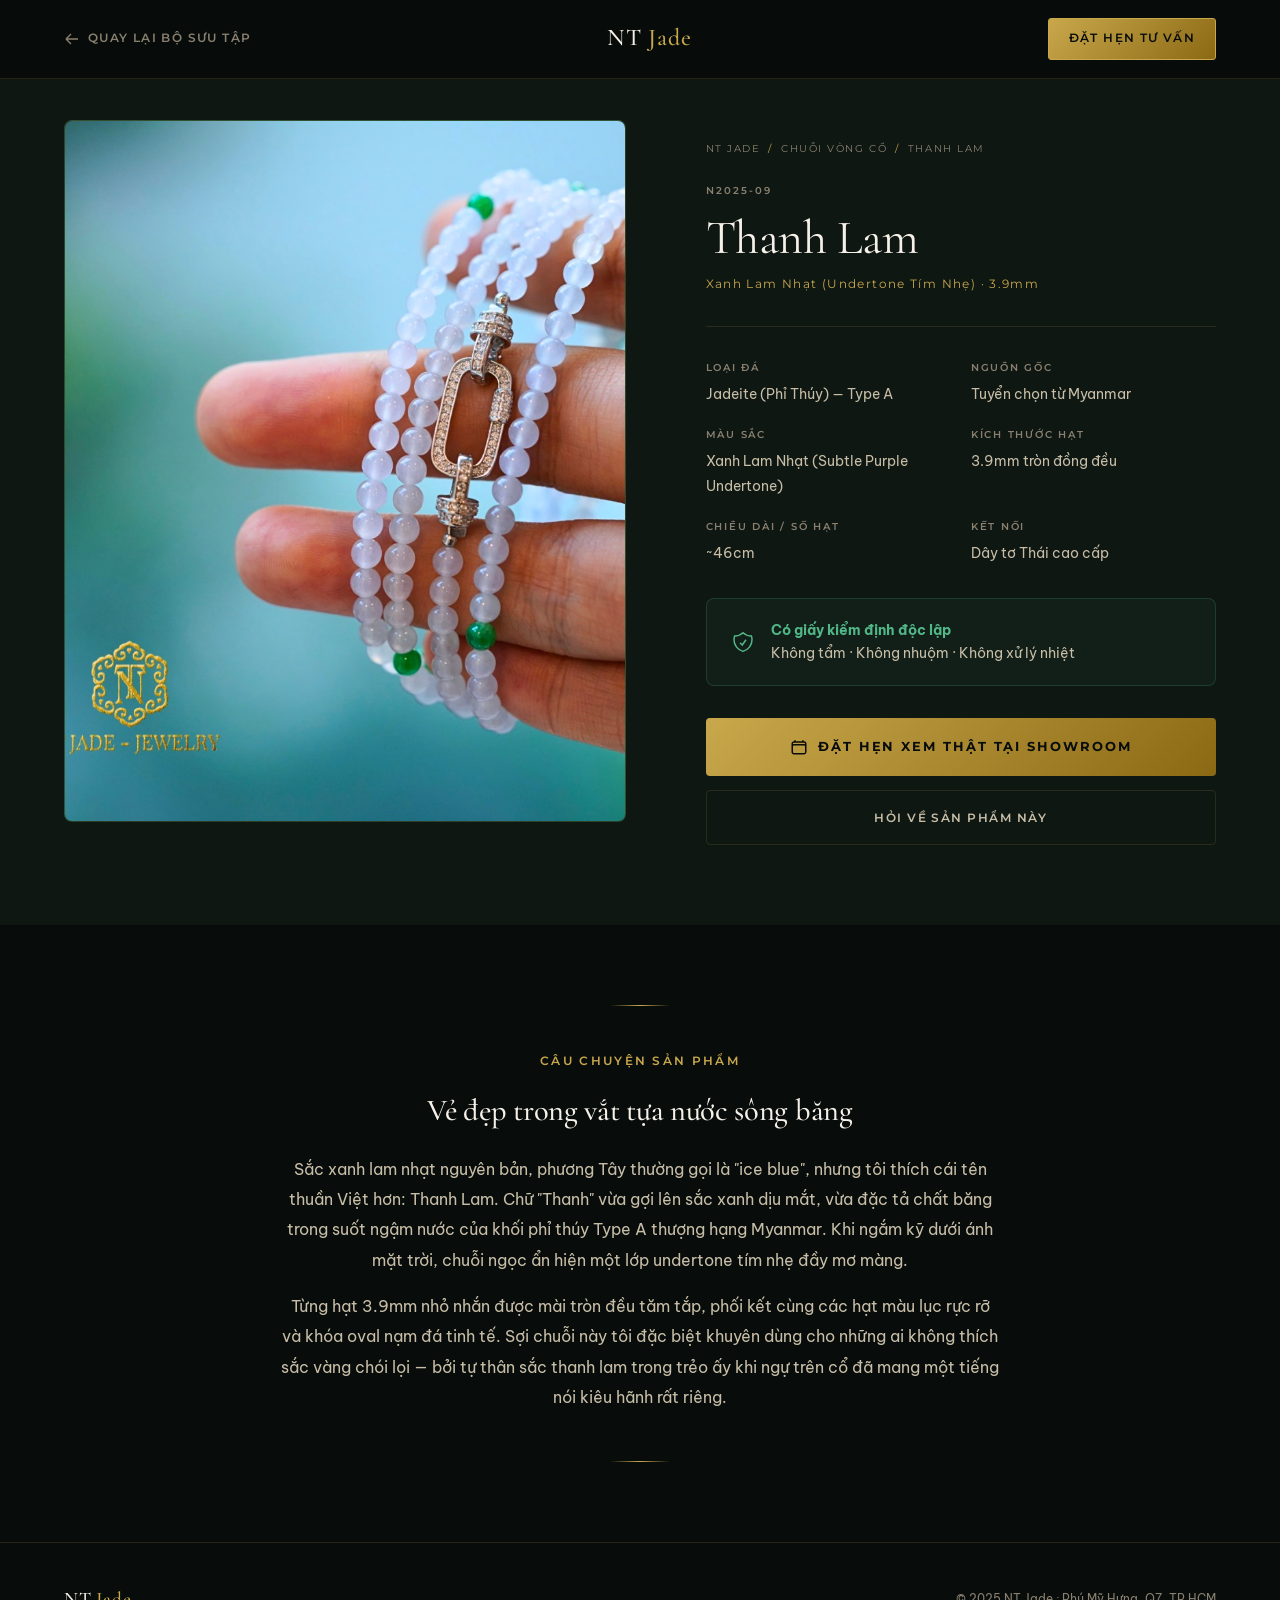
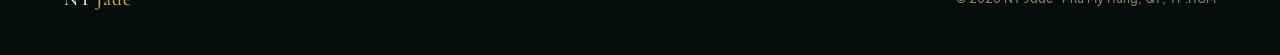
<file: products/n04-nguyet-tim.html>
<!DOCTYPE html>
<html lang="vi">
<head>
  <meta charset="UTF-8" />
  <meta name="viewport" content="width=device-width, initial-scale=1.0" />
  <title>Thanh Lam — N2025-09 | NT Jade Ngọc Phỉ Thúy Type A Myanmar</title>
  <meta name="description" content="Thanh Lam — Xanh Lam Nhạt (Undertone Tím Nhẹ) · 3.9mm Round · Jadeite Type A Myanmar, giấy kiểm định độc lập. Xem thật tại showroom Phú Mỹ Hưng." />
  <link rel="stylesheet" href="../styles/main.css" />
</head>
<body>

<nav class="product-nav">
  <div class="container product-nav-inner">
    <a href="../index.html" class="back-link">
      <svg viewBox="0 0 24 24" fill="none" stroke="currentColor" stroke-width="2"><path d="M10.5 19.5L3 12m0 0l7.5-7.5M3 12h18"/></svg>
      Quay Lại Bộ Sưu Tập
    </a>
    <a href="../index.html" class="nav-logo">NT <span>Jade</span></a>
    <a href="../index.html#form-cta" class="btn btn-primary" style="font-size:0.72rem;padding:10px 20px;">Đặt Hẹn Tư Vấn</a>
  </div>
</nav>

<section class="product-hero">
  <div class="container">
    <div class="product-hero-inner">

      <div class="product-image-main reveal">
        <img src="../images/sku-thanh-lam-c.jpg" alt="Chuỗi ngọc phỉ thúy Thanh Lam" style="width:100%;height:100%;object-fit:cover;" />
      </div>

      <div class="product-info reveal reveal-delay-2">
        <div class="product-breadcrumb">
          NT Jade <span>/</span> Chuỗi Vòng Cổ <span>/</span> Thanh Lam
        </div>

        <p class="product-sku-id">N2025-09</p>
        <h1 class="product-name">Thanh Lam</h1>
        <p class="product-subtitle">Xanh Lam Nhạt (Undertone Tím Nhẹ) · 3.9mm</p>

        <div class="product-divider"></div>

        <div class="product-specs">
          <div class="spec-item">
            <p class="spec-label">Loại Đá</p>
            <p class="spec-value">Jadeite (Phỉ Thúy) — Type A</p>
          </div>
          <div class="spec-item">
            <p class="spec-label">Nguồn Gốc</p>
            <p class="spec-value">Tuyển chọn từ Myanmar</p>
          </div>
          <div class="spec-item">
            <p class="spec-label">Màu Sắc</p>
            <p class="spec-value">Xanh Lam Nhạt (Subtle Purple Undertone)</p>
          </div>
          <div class="spec-item">
            <p class="spec-label">Kích Thước Hạt</p>
            <p class="spec-value">3.9mm tròn đồng đều</p>
          </div>
          <div class="spec-item">
            <p class="spec-label">Chiều Dài / Số Hạt</p>
            <p class="spec-value">~46cm</p>
          </div>
          <div class="spec-item">
            <p class="spec-label">Kết Nối</p>
            <p class="spec-value">Dây tơ Thái cao cấp</p>
          </div>
        </div>

        <div class="product-cert-box">
          <svg viewBox="0 0 24 24" fill="none" stroke="currentColor" stroke-width="1.5"><path d="M9 12.75L11.25 15 15 9.75m-3-7.036A11.959 11.959 0 013.598 6 11.99 11.99 0 003 9.749c0 5.592 3.824 10.29 9 11.623 5.176-1.332 9-6.03 9-11.622 0-1.31-.21-2.571-.598-3.751h-.152c-3.196 0-6.1-1.248-8.25-3.285z"/></svg>
          <div class="product-cert-text">
            <strong style="color:var(--jade-glow);">Có giấy kiểm định độc lập</strong><br />
            Không tẩm · Không nhuộm · Không xử lý nhiệt
          </div>
        </div>

        <div class="product-cta-group">
          <a href="../index.html#form-cta" class="btn-product-primary">
            <svg width="18" height="18" viewBox="0 0 24 24" fill="none" stroke="currentColor" stroke-width="2"><path d="M6.75 3v2.25M17.25 3v2.25M3 18.75V7.5a2.25 2.25 0 012.25-2.25h13.5A2.25 2.25 0 0121 7.5v11.25m-18 0A2.25 2.25 0 005.25 21h13.5A2.25 2.25 0 0021 18.75m-18 0v-7.5A2.25 2.25 0 015.25 9h13.5A2.25 2.25 0 0121 11.25v7.5"/></svg>
            Đặt Hẹn Xem Thật Tại Showroom
          </a>
          <a href="../index.html#form-cta" class="btn-product-secondary">
            Hỏi Về Sản Phẩm Này
          </a>
        </div>
      </div>

    </div>
  </div>
</section>

<section class="product-story">
  <div class="container">
    <div class="product-story-inner reveal">
      <div class="divider-gold" style="margin-bottom:40px;"></div>
      <span class="eyebrow">Câu Chuyện Sản Phẩm</span>
      <h3>Vẻ đẹp trong vắt tựa nước sông băng</h3>
      <p style="margin-top:20px;">Sắc xanh lam nhạt nguyên bản, phương Tây thường gọi là "ice blue", nhưng tôi thích cái tên thuần Việt hơn: Thanh Lam. Chữ "Thanh" vừa gợi lên sắc xanh dịu mắt, vừa đặc tả chất băng trong suốt ngậm nước của khối phỉ thúy Type A thượng hạng Myanmar. Khi ngắm kỹ dưới ánh mặt trời, chuỗi ngọc ẩn hiện một lớp undertone tím nhẹ đầy mơ màng.</p>
      <p style="margin-top:16px;">Từng hạt 3.9mm nhỏ nhắn được mài tròn đều tăm tắp, phối kết cùng các hạt màu lục rực rỡ và khóa oval nạm đá tinh tế. Sợi chuỗi này tôi đặc biệt khuyên dùng cho những ai không thích sắc vàng chói lọi — bởi tự thân sắc thanh lam trong trẻo ấy khi ngự trên cổ đã mang một tiếng nói kiêu hãnh rất riêng.</p>
      <div class="divider-gold" style="margin-top:48px;"></div>
    </div>
  </div>
</section>

<footer style="padding:40px 0;border-top:1px solid var(--border);">
  <div class="container" style="display:flex;justify-content:space-between;align-items:center;font-size:0.78rem;color:var(--text-muted);">
    <a href="../index.html" class="nav-logo" style="font-size:1.2rem;">NT <span>Jade</span></a>
    <span>© 2025 NT Jade · Phú Mỹ Hưng, Q7, TP.HCM</span>
  </div>
</footer>

<script src="../scripts/main.js"></script>
</body>
</html>
</file>
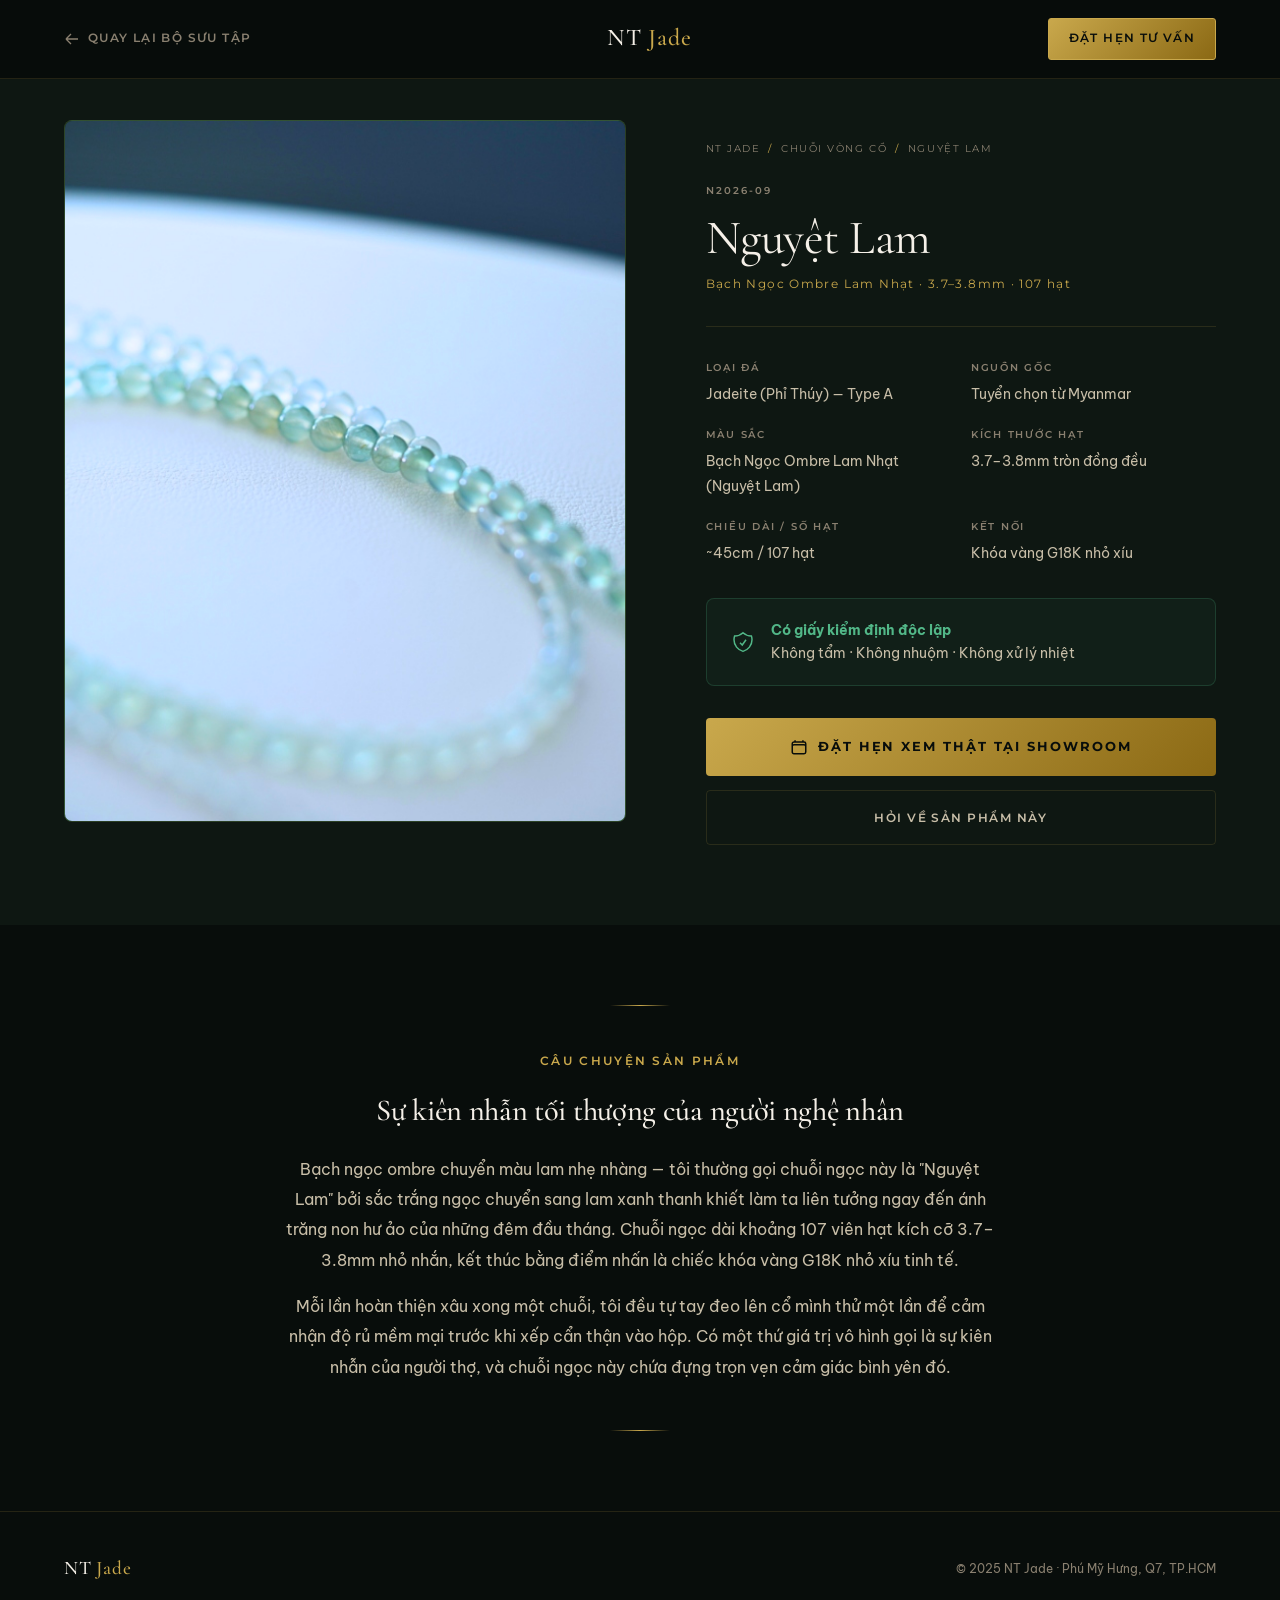
<file: products/n05-co-thu.html>
<!DOCTYPE html>
<html lang="vi">
<head>
  <meta charset="UTF-8" />
  <meta name="viewport" content="width=device-width, initial-scale=1.0" />
  <title>Nguyệt Lam — N2026-09 | NT Jade Ngọc Phỉ Thúy Type A Myanmar</title>
  <meta name="description" content="Nguyệt Lam — Bạch Ngọc Ombre Lam Nhạt · 3.7–3.8mm Round · 107 hạt · Jadeite Type A Myanmar, giấy kiểm định độc lập. Xem thật tại showroom Phú Mỹ Hưng." />
  <link rel="stylesheet" href="../styles/main.css" />
</head>
<body>

<nav class="product-nav">
  <div class="container product-nav-inner">
    <a href="../index.html" class="back-link">
      <svg viewBox="0 0 24 24" fill="none" stroke="currentColor" stroke-width="2"><path d="M10.5 19.5L3 12m0 0l7.5-7.5M3 12h18"/></svg>
      Quay Lại Bộ Sưu Tập
    </a>
    <a href="../index.html" class="nav-logo">NT <span>Jade</span></a>
    <a href="../index.html#form-cta" class="btn btn-primary" style="font-size:0.72rem;padding:10px 20px;">Đặt Hẹn Tư Vấn</a>
  </div>
</nav>

<section class="product-hero">
  <div class="container">
    <div class="product-hero-inner">

      <div class="product-image-main reveal">
        <img src="../images/sku-nguyet-lam-c.jpg" alt="Chuỗi ngọc phỉ thúy Nguyệt Lam" style="width:100%;height:100%;object-fit:cover;" />
      </div>

      <div class="product-info reveal reveal-delay-2">
        <div class="product-breadcrumb">
          NT Jade <span>/</span> Chuỗi Vòng Cổ <span>/</span> Nguyệt Lam
        </div>

        <p class="product-sku-id">N2026-09</p>
        <h1 class="product-name">Nguyệt Lam</h1>
        <p class="product-subtitle">Bạch Ngọc Ombre Lam Nhạt · 3.7–3.8mm · 107 hạt</p>

        <div class="product-divider"></div>

        <div class="product-specs">
          <div class="spec-item">
            <p class="spec-label">Loại Đá</p>
            <p class="spec-value">Jadeite (Phỉ Thúy) — Type A</p>
          </div>
          <div class="spec-item">
            <p class="spec-label">Nguồn Gốc</p>
            <p class="spec-value">Tuyển chọn từ Myanmar</p>
          </div>
          <div class="spec-item">
            <p class="spec-label">Màu Sắc</p>
            <p class="spec-value">Bạch Ngọc Ombre Lam Nhạt (Nguyệt Lam)</p>
          </div>
          <div class="spec-item">
            <p class="spec-label">Kích Thước Hạt</p>
            <p class="spec-value">3.7–3.8mm tròn đồng đều</p>
          </div>
          <div class="spec-item">
            <p class="spec-label">Chiều Dài / Số Hạt</p>
            <p class="spec-value">~45cm / 107 hạt</p>
          </div>
          <div class="spec-item">
            <p class="spec-label">Kết Nối</p>
            <p class="spec-value">Khóa vàng G18K nhỏ xíu</p>
          </div>
        </div>

        <div class="product-cert-box">
          <svg viewBox="0 0 24 24" fill="none" stroke="currentColor" stroke-width="1.5"><path d="M9 12.75L11.25 15 15 9.75m-3-7.036A11.959 11.959 0 013.598 6 11.99 11.99 0 003 9.749c0 5.592 3.824 10.29 9 11.623 5.176-1.332 9-6.03 9-11.622 0-1.31-.21-2.571-.598-3.751h-.152c-3.196 0-6.1-1.248-8.25-3.285z"/></svg>
          <div class="product-cert-text">
            <strong style="color:var(--jade-glow);">Có giấy kiểm định độc lập</strong><br />
            Không tẩm · Không nhuộm · Không xử lý nhiệt
          </div>
        </div>

        <div class="product-cta-group">
          <a href="../index.html#form-cta" class="btn-product-primary">
            <svg width="18" height="18" viewBox="0 0 24 24" fill="none" stroke="currentColor" stroke-width="2"><path d="M6.75 3v2.25M17.25 3v2.25M3 18.75V7.5a2.25 2.25 0 012.25-2.25h13.5A2.25 2.25 0 0121 7.5v11.25m-18 0A2.25 2.25 0 005.25 21h13.5A2.25 2.25 0 0021 18.75m-18 0v-7.5A2.25 2.25 0 015.25 9h13.5A2.25 2.25 0 0121 11.25v7.5"/></svg>
            Đặt Hẹn Xem Thật Tại Showroom
          </a>
          <a href="../index.html#form-cta" class="btn-product-secondary">
            Hỏi Về Sản Phẩm Này
          </a>
        </div>
      </div>

    </div>
  </div>
</section>

<section class="product-story">
  <div class="container">
    <div class="product-story-inner reveal">
      <div class="divider-gold" style="margin-bottom:40px;"></div>
      <span class="eyebrow">Câu Chuyện Sản Phẩm</span>
      <h3>Sự kiên nhẫn tối thượng của người nghệ nhân</h3>
      <p style="margin-top:20px;">Bạch ngọc ombre chuyển màu lam nhẹ nhàng — tôi thường gọi chuỗi ngọc này là "Nguyệt Lam" bởi sắc trắng ngọc chuyển sang lam xanh thanh khiết làm ta liên tưởng ngay đến ánh trăng non hư ảo của những đêm đầu tháng. Chuỗi ngọc dài khoảng 107 viên hạt kích cỡ 3.7–3.8mm nhỏ nhắn, kết thúc bằng điểm nhấn là chiếc khóa vàng G18K nhỏ xíu tinh tế.</p>
      <p style="margin-top:16px;">Mỗi lần hoàn thiện xâu xong một chuỗi, tôi đều tự tay đeo lên cổ mình thử một lần để cảm nhận độ rủ mềm mại trước khi xếp cẩn thận vào hộp. Có một thứ giá trị vô hình gọi là sự kiên nhẫn của người thợ, và chuỗi ngọc này chứa đựng trọn vẹn cảm giác bình yên đó.</p>
      <div class="divider-gold" style="margin-top:48px;"></div>
    </div>
  </div>
</section>

<footer style="padding:40px 0;border-top:1px solid var(--border);">
  <div class="container" style="display:flex;justify-content:space-between;align-items:center;font-size:0.78rem;color:var(--text-muted);">
    <a href="../index.html" class="nav-logo" style="font-size:1.2rem;">NT <span>Jade</span></a>
    <span>© 2025 NT Jade · Phú Mỹ Hưng, Q7, TP.HCM</span>
  </div>
</footer>

<script src="../scripts/main.js"></script>
</body>
</html>
</file>
<file: styles/main.css>
/* ============================================================
   NT JADE — Design System (UI UX Pro Max · Luxury Jade)
   Typography: Cormorant Garamond (heading) + Be Vietnam Pro (body)
   Pattern: Hero + Social Proof + CTA (Landing Pattern #2)
   Color: Luxury/Premium Dark + Jade Green + 24K Gold
   ============================================================ */

@import url('https://fonts.googleapis.com/css2?family=Cormorant+Garamond:ital,wght@0,300;0,400;0,500;0,600;0,700;1,300;1,400;1,500&family=Be+Vietnam+Pro:wght@300;400;500;600;700&family=Montserrat:wght@400;500;600;700&display=swap');

/* ── CSS TOKENS ─────────────────────────────────────────── */
:root {
  /* Jade Color Palette */
  --jade-deep:       #0E2B1C;
  --jade-primary:    #1A4731;
  --jade-mid:        #2D6A4F;
  --jade-glow:       #52B788;
  --jade-light:      #95D5B2;

  /* Gold Accent */
  --gold:            #C9A84C;
  --gold-light:      #E8C97A;
  --gold-dark:       #8B6914;
  --gold-shimmer:    #F0D878;

  /* Dark Background */
  --bg:              #080D0B;
  --bg-surface:      #0E1712;
  --bg-card:         rgba(255, 255, 255, 0.035);
  --bg-card-hover:   rgba(255, 255, 255, 0.06);

  /* Typography */
  --text:            #F5F0E8;
  --text-secondary:  #C8BEA8;
  --text-muted:      #8A8070;
  --text-gold:       var(--gold-light);

  /* Borders */
  --border:          rgba(201, 168, 76, 0.15);
  --border-hover:    rgba(201, 168, 76, 0.45);
  --border-glass:    rgba(255, 255, 255, 0.06);

  /* Effects */
  --glow-jade:       0 0 40px rgba(82, 183, 136, 0.15);
  --glow-gold:       0 0 30px rgba(201, 168, 76, 0.2);
  --shadow-card:     0 8px 32px rgba(0, 0, 0, 0.4);
  --shadow-hover:    0 20px 60px rgba(0, 0, 0, 0.6);

  /* Spacing */
  --container:       1200px;
  --section-gap:     120px;
  --card-radius:     12px;

  /* Transitions */
  --transition:      all 0.3s cubic-bezier(0.25, 0.46, 0.45, 0.94);
  --transition-slow: all 0.6s cubic-bezier(0.25, 0.46, 0.45, 0.94);
}

/* ── RESET ──────────────────────────────────────────────── */
*, *::before, *::after { box-sizing: border-box; margin: 0; padding: 0; }

html {
  scroll-behavior: smooth;
  -webkit-font-smoothing: antialiased;
  -moz-osx-font-smoothing: grayscale;
}

body {
  background: var(--bg);
  color: var(--text);
  font-family: 'Be Vietnam Pro', sans-serif;
  font-size: 16px;
  line-height: 1.7;
  overflow-x: hidden;
}

img { max-width: 100%; display: block; }
a { text-decoration: none; color: inherit; }
button { cursor: pointer; border: none; background: none; font-family: inherit; }

/* ── TYPOGRAPHY ─────────────────────────────────────────── */
h1, h2, h3, h4 {
  font-family: 'Cormorant Garamond', Georgia, serif;
  font-weight: 500;
  line-height: 1.2;
  letter-spacing: -0.01em;
}

h1 { font-size: clamp(2.8rem, 6vw, 5.5rem); font-weight: 400; }
h2 { font-size: clamp(2rem, 4vw, 3.2rem); }
h3 { font-size: clamp(1.4rem, 2.5vw, 1.9rem); }
h4 { font-size: clamp(1.1rem, 2vw, 1.4rem); }

.eyebrow {
  font-family: 'Montserrat', sans-serif;
  font-size: 0.72rem;
  font-weight: 600;
  letter-spacing: 0.2em;
  text-transform: uppercase;
  color: var(--gold);
}

.lead {
  font-size: clamp(1rem, 1.8vw, 1.15rem);
  color: var(--text-secondary);
  line-height: 1.8;
  font-weight: 300;
}

/* ── LAYOUT ─────────────────────────────────────────────── */
.container {
  max-width: var(--container);
  margin: 0 auto;
  padding: 0 24px;
}

section { padding: var(--section-gap) 0; position: relative; }

/* ── ANIMATIONS ─────────────────────────────────────────── */
@keyframes shimmer {
  0%   { background-position: -200% 0; }
  100% { background-position: 200% 0; }
}

@keyframes float {
  0%, 100% { transform: translateY(0px); }
  50%       { transform: translateY(-12px); }
}

@keyframes fadeInUp {
  from { opacity: 0; transform: translateY(40px); }
  to   { opacity: 1; transform: translateY(0); }
}

@keyframes fadeIn {
  from { opacity: 0; }
  to   { opacity: 1; }
}

@keyframes goldPulse {
  0%, 100% { box-shadow: 0 0 0 0 rgba(201, 168, 76, 0); }
  50%       { box-shadow: 0 0 20px 4px rgba(201, 168, 76, 0.15); }
}

@keyframes particleFloat {
  0%   { transform: translateY(0) translateX(0) scale(1); opacity: 0.6; }
  100% { transform: translateY(-100vh) translateX(30px) scale(0.3); opacity: 0; }
}

/* Scroll reveal */
.reveal {
  opacity: 0;
  transform: translateY(40px);
  transition: opacity 0.8s ease, transform 0.8s ease;
}
.reveal.visible {
  opacity: 1;
  transform: translateY(0);
}
.reveal-delay-1 { transition-delay: 0.1s; }
.reveal-delay-2 { transition-delay: 0.2s; }
.reveal-delay-3 { transition-delay: 0.3s; }
.reveal-delay-4 { transition-delay: 0.4s; }

/* ── BUTTONS ─────────────────────────────────────────────── */
.btn {
  display: inline-flex;
  align-items: center;
  gap: 10px;
  padding: 14px 32px;
  border-radius: 3px;
  font-family: 'Montserrat', sans-serif;
  font-size: 0.8rem;
  font-weight: 600;
  letter-spacing: 0.12em;
  text-transform: uppercase;
  transition: var(--transition);
  cursor: pointer;
  position: relative;
  overflow: hidden;
}

.btn-primary {
  background: linear-gradient(135deg, var(--gold), var(--gold-dark));
  color: var(--bg);
  border: 1px solid var(--gold);
}
.btn-primary::before {
  content: '';
  position: absolute;
  inset: 0;
  background: linear-gradient(135deg, var(--gold-shimmer), var(--gold));
  opacity: 0;
  transition: opacity 0.3s;
}
.btn-primary:hover::before { opacity: 1; }
.btn-primary:hover { transform: translateY(-2px); box-shadow: 0 8px 30px rgba(201, 168, 76, 0.35); }

.btn-outline {
  background: transparent;
  color: var(--text);
  border: 1px solid var(--border);
}
.btn-outline:hover {
  border-color: var(--gold);
  color: var(--gold-light);
  background: rgba(201, 168, 76, 0.05);
  transform: translateY(-2px);
}

.btn-ghost {
  background: transparent;
  color: var(--gold-light);
  border: none;
  padding: 8px 0;
  font-size: 0.78rem;
  letter-spacing: 0.1em;
}
.btn-ghost:hover { color: var(--gold-shimmer); gap: 16px; }

/* ── NAVBAR ─────────────────────────────────────────────── */
#navbar {
  position: fixed;
  top: 0;
  left: 0;
  right: 0;
  z-index: 100;
  padding: 20px 0;
  transition: var(--transition);
}
#navbar.scrolled {
  background: rgba(8, 13, 11, 0.92);
  backdrop-filter: blur(20px);
  -webkit-backdrop-filter: blur(20px);
  padding: 14px 0;
  border-bottom: 1px solid var(--border);
}

.nav-inner {
  display: flex;
  align-items: center;
  justify-content: space-between;
}

.nav-logo {
  font-family: 'Cormorant Garamond', serif;
  font-size: 1.5rem;
  font-weight: 500;
  letter-spacing: 0.04em;
  color: var(--text);
}
.nav-logo span { color: var(--gold); }

.nav-cta {
  display: flex;
  align-items: center;
  gap: 16px;
}

/* ── HERO ────────────────────────────────────────────────── */
#hero {
  min-height: 100vh;
  display: flex;
  align-items: center;
  position: relative;
  overflow: hidden;
  padding: 0;
}

.hero-bg {
  position: absolute;
  inset: 0;
  background-image: url('../images/hero-jade.jpg');
  background-size: cover;
  background-position: center;
  transform: scale(1.08);
  transition: transform 8s ease;
}
.hero-bg::after {
  content: '';
  position: absolute;
  inset: 0;
  background: linear-gradient(
    135deg,
    rgba(8, 13, 11, 0.85) 0%,
    rgba(14, 43, 28, 0.7) 40%,
    rgba(8, 13, 11, 0.75) 100%
  );
}

/* Particle canvas */
#particles { position: absolute; inset: 0; pointer-events: none; }

.hero-content {
  position: relative;
  z-index: 2;
  max-width: 720px;
  padding: 120px 0 80px;
}

.hero-eyebrow {
  display: inline-flex;
  align-items: center;
  gap: 12px;
  margin-bottom: 28px;
  animation: fadeIn 1s ease 0.2s both;
}
.hero-eyebrow::before,
.hero-eyebrow::after {
  content: '';
  display: block;
  width: 32px;
  height: 1px;
  background: var(--gold);
}

.hero-headline {
  color: var(--text);
  margin-bottom: 28px;
  animation: fadeInUp 1s ease 0.4s both;
}
.hero-headline em {
  font-style: italic;
  color: var(--jade-glow);
}

.hero-sub {
  max-width: 540px;
  margin-bottom: 48px;
  animation: fadeInUp 1s ease 0.6s both;
}

.hero-cta-group {
  display: flex;
  flex-wrap: wrap;
  gap: 16px;
  animation: fadeInUp 1s ease 0.8s both;
}

/* Gold divider line */
.divider-gold {
  width: 60px;
  height: 1px;
  background: linear-gradient(90deg, transparent, var(--gold), transparent);
  margin: 0 auto;
}

/* ── TRUST SECTION ───────────────────────────────────────── */
#trust {
  padding: 80px 0;
  border-top: 1px solid var(--border);
  border-bottom: 1px solid var(--border);
}

.trust-grid {
  display: grid;
  grid-template-columns: repeat(3, 1fr);
  gap: 1px;
  background: var(--border);
}

.trust-item {
  background: var(--bg-surface);
  padding: 56px 48px;
  position: relative;
  overflow: hidden;
}
.trust-item::before {
  content: '';
  position: absolute;
  top: 0;
  left: 0;
  right: 0;
  height: 2px;
  background: linear-gradient(90deg, transparent, var(--gold), transparent);
  transform: scaleX(0);
  transition: transform 0.6s ease;
}
.trust-item:hover::before { transform: scaleX(1); }

.trust-icon {
  width: 48px;
  height: 48px;
  margin-bottom: 24px;
  color: var(--gold);
}

.trust-title {
  font-family: 'Cormorant Garamond', serif;
  font-size: 1.4rem;
  font-weight: 500;
  margin-bottom: 16px;
  color: var(--text);
}

.trust-body {
  font-size: 0.9rem;
  color: var(--text-muted);
  line-height: 1.8;
}

/* ── COLLECTION GRID ─────────────────────────────────────── */
#collection {
  background: var(--bg);
}

.section-header {
  text-align: center;
  margin-bottom: 72px;
}
.section-header h2 { margin: 16px 0 20px; }
.section-header .lead { max-width: 560px; margin: 0 auto; }

.collection-label {
  font-family: 'Montserrat', sans-serif;
  font-size: 0.68rem;
  font-weight: 700;
  letter-spacing: 0.3em;
  text-transform: uppercase;
  color: var(--text-muted);
  margin: 60px 0 32px;
  display: flex;
  align-items: center;
  gap: 20px;
}
.collection-label::after {
  content: '';
  flex: 1;
  height: 1px;
  background: var(--border);
}

/* SKU Grid — xếp dọc theo design spec */
.sku-grid {
  display: grid;
  grid-template-columns: repeat(2, 1fr);
  gap: 2px;
  background: var(--border);
}

/* Single column on some breakpoints */
@media (max-width: 768px) {
  .sku-grid { grid-template-columns: 1fr; }
}

.sku-card {
  background: var(--bg-surface);
  display: flex;
  align-items: stretch;
  position: relative;
  overflow: hidden;
  transition: var(--transition);
  min-height: 240px;
}
.sku-card:hover {
  background: var(--bg-card-hover);
  z-index: 2;
}
.sku-card::after {
  content: '';
  position: absolute;
  inset: 0;
  border: 1px solid transparent;
  transition: border-color 0.3s;
  pointer-events: none;
}
.sku-card:hover::after { border-color: var(--border-hover); }

.sku-card-image {
  width: 200px;
  min-width: 200px;
  overflow: hidden;
  position: relative;
  background: var(--jade-deep);
  flex-shrink: 0;
}
.sku-card-image img {
  width: 100%;
  height: 100%;
  object-fit: cover;
  transition: transform 0.6s ease;
  filter: saturate(1.1);
}
.sku-card:hover .sku-card-image img { transform: scale(1.06); }

/* Placeholder gradient for images not yet loaded */
.sku-placeholder {
  width: 100%;
  height: 100%;
  background: linear-gradient(
    135deg,
    var(--jade-deep) 0%,
    var(--jade-primary) 50%,
    var(--jade-deep) 100%
  );
  background-size: 200% 200%;
  animation: shimmer 3s linear infinite;
  display: flex;
  align-items: center;
  justify-content: center;
}
.sku-placeholder svg {
  width: 40px;
  height: 40px;
  color: var(--jade-glow);
  opacity: 0.4;
}

.sku-card-body {
  flex: 1;
  padding: 36px 40px;
  display: flex;
  flex-direction: column;
  justify-content: space-between;
}

.sku-meta {
  display: flex;
  align-items: center;
  gap: 12px;
  margin-bottom: 16px;
}

.sku-id {
  font-family: 'Montserrat', sans-serif;
  font-size: 0.62rem;
  font-weight: 600;
  letter-spacing: 0.2em;
  color: var(--text-muted);
}

.sku-badge {
  font-family: 'Montserrat', sans-serif;
  font-size: 0.58rem;
  font-weight: 600;
  letter-spacing: 0.15em;
  text-transform: uppercase;
  padding: 3px 10px;
  border: 1px solid var(--border);
  color: var(--gold);
  border-radius: 2px;
}

.sku-name {
  font-family: 'Cormorant Garamond', serif;
  font-size: 1.7rem;
  font-weight: 400;
  color: var(--text);
  margin-bottom: 6px;
  line-height: 1.2;
}

.sku-subtitle {
  font-family: 'Montserrat', sans-serif;
  font-size: 0.68rem;
  color: var(--gold);
  letter-spacing: 0.1em;
  margin-bottom: 16px;
}

.sku-desc {
  font-size: 0.88rem;
  color: var(--text-muted);
  line-height: 1.8;
  margin-bottom: 28px;
  display: -webkit-box;
  -webkit-line-clamp: 3;
  -webkit-box-orient: vertical;
  overflow: hidden;
}

.sku-footer {
  display: flex;
  align-items: center;
  justify-content: space-between;
}

.sku-cert {
  font-size: 0.72rem;
  color: var(--text-muted);
  display: flex;
  align-items: center;
  gap: 6px;
}
.sku-cert svg { width: 14px; height: 14px; color: var(--jade-glow); }

.btn-sku {
  font-family: 'Montserrat', sans-serif;
  font-size: 0.68rem;
  font-weight: 600;
  letter-spacing: 0.12em;
  text-transform: uppercase;
  color: var(--gold-light);
  display: flex;
  align-items: center;
  gap: 8px;
  padding: 10px 20px;
  border: 1px solid var(--border);
  transition: var(--transition);
  border-radius: 2px;
}
.btn-sku:hover {
  border-color: var(--gold);
  background: rgba(201, 168, 76, 0.08);
  gap: 14px;
  color: var(--gold-shimmer);
}
.btn-sku svg { width: 14px; height: 14px; transition: transform 0.3s; }
.btn-sku:hover svg { transform: translateX(4px); }

/* ── CROSS-SELL ───────────────────────────────────────────── */
#crosssell {
  background: var(--bg-surface);
  padding: 100px 0;
}

.crosssell-label {
  display: inline-flex;
  align-items: center;
  gap: 16px;
  margin-bottom: 48px;
}
.crosssell-label::before {
  content: '';
  display: block;
  width: 40px;
  height: 1px;
  background: var(--gold);
}

.crosssell-grid {
  display: grid;
  grid-template-columns: repeat(3, 1fr);
  gap: 2px;
  background: var(--border);
  margin-top: 24px;
}

.crosssell-card {
  background: var(--bg);
  padding: 40px 36px;
  position: relative;
  transition: var(--transition);
  overflow: hidden;
}
.crosssell-card:hover { background: rgba(26, 71, 49, 0.08); }
.crosssell-card::before {
  content: '';
  position: absolute;
  bottom: 0;
  left: 0;
  right: 0;
  height: 2px;
  background: linear-gradient(90deg, var(--jade-primary), var(--gold));
  transform: scaleX(0);
  transform-origin: left;
  transition: transform 0.4s ease;
}
.crosssell-card:hover::before { transform: scaleX(1); }

.cs-image {
  width: 100%;
  aspect-ratio: 4/3;
  background: var(--jade-deep);
  border-radius: 4px;
  overflow: hidden;
  margin-bottom: 28px;
}
.cs-image img {
  width: 100%;
  height: 100%;
  object-fit: cover;
  transition: transform 0.5s;
}
.crosssell-card:hover .cs-image img { transform: scale(1.05); }

.cs-name {
  font-family: 'Cormorant Garamond', serif;
  font-size: 1.4rem;
  margin-bottom: 8px;
}
.cs-sub {
  font-family: 'Montserrat', sans-serif;
  font-size: 0.65rem;
  color: var(--gold);
  letter-spacing: 0.1em;
  margin-bottom: 14px;
}
.cs-desc {
  font-size: 0.85rem;
  color: var(--text-muted);
  line-height: 1.8;
  margin-bottom: 24px;
}

/* ── VIDEO SECTION ───────────────────────────────────────── */
#founder-video {
  padding: 120px 0;
  background: var(--bg);
}

.video-inner {
  display: grid;
  grid-template-columns: 1fr 1fr;
  gap: 80px;
  align-items: center;
}

.video-frame {
  position: relative;
  aspect-ratio: 9/16;
  max-width: 360px;
  background: var(--jade-deep);
  border-radius: 8px;
  overflow: hidden;
  border: 1px solid var(--border);
}
.video-frame video {
  width: 100%;
  height: 100%;
  object-fit: cover;
}
.video-placeholder {
  width: 100%;
  height: 100%;
  display: flex;
  align-items: center;
  justify-content: center;
  flex-direction: column;
  gap: 16px;
  background: linear-gradient(160deg, var(--jade-deep), var(--bg));
}
.video-play-btn {
  width: 72px;
  height: 72px;
  border-radius: 50%;
  border: 1px solid var(--gold);
  display: flex;
  align-items: center;
  justify-content: center;
  color: var(--gold);
  transition: var(--transition);
  cursor: pointer;
  animation: goldPulse 2.5s infinite;
}
.video-play-btn:hover {
  background: rgba(201, 168, 76, 0.1);
  transform: scale(1.08);
}
.video-play-btn svg { width: 28px; height: 28px; margin-left: 4px; }

.video-content { }
.video-content .eyebrow { margin-bottom: 20px; }
.video-content h2 { margin-bottom: 24px; }
.video-content .lead { margin-bottom: 32px; }

.script-preview {
  border-left: 2px solid var(--jade-mid);
  padding: 20px 24px;
  margin: 32px 0;
  background: rgba(26, 71, 49, 0.08);
  border-radius: 0 8px 8px 0;
}
.script-preview p {
  font-family: 'Cormorant Garamond', serif;
  font-size: 1.15rem;
  font-style: italic;
  color: var(--text-secondary);
  line-height: 1.7;
}

/* ── FORM SECTION ────────────────────────────────────────── */
#form-cta {
  padding: 120px 0;
  background: var(--bg-surface);
  position: relative;
  overflow: hidden;
}
#form-cta::before {
  content: '';
  position: absolute;
  top: 0;
  left: 50%;
  transform: translateX(-50%);
  width: 1px;
  height: 100%;
  background: linear-gradient(180deg, transparent, var(--gold) 30%, var(--gold) 70%, transparent);
  opacity: 0.15;
}

.form-inner {
  display: grid;
  grid-template-columns: 1fr 1fr;
  gap: 80px;
  align-items: start;
}

.form-left { }
.form-left .eyebrow { margin-bottom: 20px; }
.form-left h2 { margin-bottom: 20px; }
.form-left .lead { margin-bottom: 40px; }

.form-promises {
  display: flex;
  flex-direction: column;
  gap: 16px;
}
.form-promise-item {
  display: flex;
  align-items: flex-start;
  gap: 14px;
  font-size: 0.9rem;
  color: var(--text-secondary);
}
.form-promise-item svg {
  width: 18px;
  height: 18px;
  color: var(--jade-glow);
  flex-shrink: 0;
  margin-top: 2px;
}

.form-box {
  background: var(--bg-card);
  border: 1px solid var(--border);
  border-radius: var(--card-radius);
  padding: 48px 40px;
  backdrop-filter: blur(10px);
}

.form-group {
  margin-bottom: 24px;
}
.form-label {
  display: block;
  font-family: 'Montserrat', sans-serif;
  font-size: 0.68rem;
  font-weight: 600;
  letter-spacing: 0.15em;
  text-transform: uppercase;
  color: var(--text-muted);
  margin-bottom: 10px;
}
.form-input, .form-select {
  width: 100%;
  background: rgba(255, 255, 255, 0.03);
  border: 1px solid var(--border-glass);
  border-radius: 4px;
  padding: 14px 18px;
  color: var(--text);
  font-family: 'Be Vietnam Pro', sans-serif;
  font-size: 0.95rem;
  transition: var(--transition);
  -webkit-appearance: none;
}
.form-input:focus, .form-select:focus {
  outline: none;
  border-color: var(--gold);
  background: rgba(201, 168, 76, 0.04);
  box-shadow: 0 0 0 3px rgba(201, 168, 76, 0.08);
}
.form-input::placeholder { color: var(--text-muted); }
.form-select option { background: var(--bg-surface); }

.form-submit {
  width: 100%;
  padding: 16px;
  background: linear-gradient(135deg, var(--jade-primary), var(--jade-mid));
  color: var(--text);
  border: 1px solid var(--jade-mid);
  border-radius: 4px;
  font-family: 'Montserrat', sans-serif;
  font-size: 0.8rem;
  font-weight: 600;
  letter-spacing: 0.15em;
  text-transform: uppercase;
  transition: var(--transition);
  margin-top: 8px;
  cursor: pointer;
}
.form-submit:hover {
  background: linear-gradient(135deg, var(--jade-mid), var(--jade-glow));
  transform: translateY(-2px);
  box-shadow: 0 8px 30px rgba(82, 183, 136, 0.2);
}


.form-consent {
  margin: 16px 0;
  background: rgba(255, 255, 255, 0.02);
  border: 1px solid var(--border);
  border-radius: 4px;
  padding: 12px;
}
.consent-row {
  display: flex;
  align-items: flex-start;
  gap: 10px;
  cursor: pointer;
}
.consent-row input[type="checkbox"] {
  margin-top: 3px;
  cursor: pointer;
  accent-color: var(--jade-glow);
}
.consent-text {
  font-size: 0.72rem;
  line-height: 1.5;
  color: var(--text-muted);
}
.consent-text a {
  color: var(--gold-light);
  text-decoration: none;
  font-weight: 500;
  transition: var(--transition);
}
.consent-text a:hover {
  color: var(--jade-glow);
}

.form-note {
  text-align: center;
  font-size: 0.75rem;
  color: var(--text-muted);
  margin-top: 16px;
}

/* ── FOOTER ──────────────────────────────────────────────── */
footer {
  background: var(--bg);
  border-top: 1px solid var(--border);
  padding: 60px 0 40px;
}

.footer-inner {
  display: grid;
  grid-template-columns: 2fr 1fr 1fr;
  gap: 60px;
  margin-bottom: 48px;
}

.footer-brand .nav-logo { font-size: 1.6rem; margin-bottom: 16px; display: block; }
.footer-brand p {
  font-size: 0.85rem;
  color: var(--text-muted);
  line-height: 1.8;
  max-width: 300px;
}

.footer-col h4 {
  font-family: 'Montserrat', sans-serif;
  font-size: 0.68rem;
  font-weight: 600;
  letter-spacing: 0.2em;
  text-transform: uppercase;
  color: var(--gold);
  margin-bottom: 20px;
}

.footer-info-item {
  display: flex;
  align-items: flex-start;
  gap: 10px;
  font-size: 0.85rem;
  color: var(--text-secondary);
  margin-bottom: 14px;
  line-height: 1.5;
}
.footer-info-item svg { width: 16px; height: 16px; color: var(--jade-glow); flex-shrink: 0; margin-top: 2px; }

.footer-bottom {
  padding-top: 32px;
  border-top: 1px solid var(--border);
  display: flex;
  justify-content: space-between;
  align-items: center;
  font-size: 0.78rem;
  color: var(--text-muted);
}

/* ── PRODUCT PAGE (trang con SKU) ────────────────────────── */
.product-nav {
  position: fixed;
  top: 0; left: 0; right: 0;
  z-index: 100;
  background: rgba(8, 13, 11, 0.96);
  backdrop-filter: blur(20px);
  border-bottom: 1px solid var(--border);
  padding: 18px 0;
}
.product-nav-inner {
  display: flex;
  align-items: center;
  justify-content: space-between;
}
.back-link {
  display: flex;
  align-items: center;
  gap: 8px;
  font-family: 'Montserrat', sans-serif;
  font-size: 0.72rem;
  font-weight: 600;
  letter-spacing: 0.12em;
  text-transform: uppercase;
  color: var(--text-muted);
  transition: color 0.3s;
}
.back-link:hover { color: var(--gold-light); }
.back-link svg { width: 16px; height: 16px; }

.product-hero {
  padding: 120px 0 80px;
  background: var(--bg-surface);
}
.product-hero-inner {
  display: grid;
  grid-template-columns: 1.1fr 1fr;
  gap: 80px;
  align-items: start;
}
.product-image-main {
  aspect-ratio: 4/5;
  background: linear-gradient(160deg, var(--jade-deep), var(--jade-primary));
  border-radius: 8px;
  overflow: hidden;
  position: sticky;
  top: 100px;
  border: 1px solid var(--border);
}
.product-image-main img {
  width: 100%;
  height: 100%;
  object-fit: cover;
  filter: saturate(1.15);
}

.product-info { padding-top: 20px; }
.product-breadcrumb {
  font-family: 'Montserrat', sans-serif;
  font-size: 0.65rem;
  letter-spacing: 0.15em;
  text-transform: uppercase;
  color: var(--text-muted);
  margin-bottom: 24px;
  display: flex;
  align-items: center;
  gap: 8px;
}
.product-breadcrumb span { color: var(--gold); }

.product-sku-id {
  font-family: 'Montserrat', sans-serif;
  font-size: 0.65rem;
  font-weight: 600;
  letter-spacing: 0.2em;
  color: var(--text-muted);
  margin-bottom: 12px;
}
.product-name {
  font-size: clamp(2rem, 4vw, 3rem);
  margin-bottom: 8px;
  line-height: 1.15;
}
.product-subtitle {
  font-family: 'Montserrat', sans-serif;
  font-size: 0.72rem;
  color: var(--gold);
  letter-spacing: 0.12em;
  margin-bottom: 32px;
}

.product-divider {
  width: 100%;
  height: 1px;
  background: var(--border);
  margin: 32px 0;
}

.product-specs {
  display: grid;
  grid-template-columns: 1fr 1fr;
  gap: 20px;
  margin-bottom: 32px;
}
.spec-item { }
.spec-label {
  font-family: 'Montserrat', sans-serif;
  font-size: 0.62rem;
  font-weight: 600;
  letter-spacing: 0.18em;
  text-transform: uppercase;
  color: var(--text-muted);
  margin-bottom: 6px;
}
.spec-value {
  font-size: 0.9rem;
  color: var(--text-secondary);
}

.product-desc {
  font-size: 0.95rem;
  color: var(--text-secondary);
  line-height: 1.9;
  margin-bottom: 40px;
}

.product-cert-box {
  background: rgba(82, 183, 136, 0.05);
  border: 1px solid rgba(82, 183, 136, 0.2);
  border-radius: 8px;
  padding: 20px 24px;
  display: flex;
  align-items: center;
  gap: 16px;
  margin-bottom: 32px;
}
.product-cert-box svg { width: 24px; height: 24px; color: var(--jade-glow); flex-shrink: 0; }
.product-cert-text { font-size: 0.85rem; color: var(--text-secondary); }

.product-cta-group {
  display: flex;
  flex-direction: column;
  gap: 14px;
}
.btn-product-primary {
  display: flex;
  align-items: center;
  justify-content: center;
  gap: 10px;
  padding: 18px 32px;
  background: linear-gradient(135deg, var(--gold), var(--gold-dark));
  color: var(--bg);
  border-radius: 4px;
  font-family: 'Montserrat', sans-serif;
  font-size: 0.8rem;
  font-weight: 700;
  letter-spacing: 0.15em;
  text-transform: uppercase;
  transition: var(--transition);
  cursor: pointer;
  border: none;
}
.btn-product-primary:hover {
  transform: translateY(-2px);
  box-shadow: 0 12px 40px rgba(201, 168, 76, 0.3);
}
.btn-product-secondary {
  display: flex;
  align-items: center;
  justify-content: center;
  gap: 10px;
  padding: 16px 32px;
  background: transparent;
  color: var(--text-secondary);
  border: 1px solid var(--border);
  border-radius: 4px;
  font-family: 'Montserrat', sans-serif;
  font-size: 0.78rem;
  font-weight: 600;
  letter-spacing: 0.12em;
  text-transform: uppercase;
  transition: var(--transition);
  cursor: pointer;
}
.btn-product-secondary:hover {
  border-color: var(--gold);
  color: var(--gold-light);
  background: rgba(201, 168, 76, 0.04);
}

.product-story {
  padding: 80px 0;
  background: var(--bg);
}
.product-story-inner {
  max-width: 720px;
  margin: 0 auto;
  text-align: center;
}
.product-story-inner h3 { margin: 20px 0 24px; }
.product-story-inner p {
  font-size: 1rem;
  color: var(--text-secondary);
  line-height: 1.9;
}

/* ── RESPONSIVE ──────────────────────────────────────────── */
@media (max-width: 1024px) {
  :root { --section-gap: 90px; }

  .video-inner,
  .form-inner { grid-template-columns: 1fr; gap: 60px; }

  .video-frame { max-width: 280px; margin: 0 auto; }

  .footer-inner { grid-template-columns: 1fr 1fr; }
  .footer-brand { grid-column: 1 / -1; }
}

@media (max-width: 768px) {
  :root { --section-gap: 70px; }

  .trust-grid { grid-template-columns: 1fr; }
  .trust-item { padding: 40px 28px; }

  .sku-card { flex-direction: column; min-height: unset; }
  .sku-card-image { width: 100%; min-width: unset; height: 220px; }
  .sku-card-body { padding: 24px 20px; }
  .sku-footer { flex-direction: column; align-items: flex-start; gap: 16px; }

  .crosssell-grid { grid-template-columns: 1fr; }

  .product-hero-inner { grid-template-columns: 1fr; }
  .product-image-main { position: static; max-height: 400px; }

  .product-specs { grid-template-columns: 1fr; }

  .footer-inner { grid-template-columns: 1fr; gap: 40px; }
  .footer-bottom { flex-direction: column; gap: 12px; text-align: center; }

  .nav-cta .btn-outline { display: none; }
}

@media (max-width: 480px) {
  .hero-cta-group { flex-direction: column; }
  .btn { width: 100%; justify-content: center; }
  .sku-desc { -webkit-line-clamp: 2; }
}

/* ── PREFERS REDUCED MOTION ──────────────────────────────── */
@media (prefers-reduced-motion: reduce) {
  *, *::before, *::after {
    animation-duration: 0.01ms !important;
    transition-duration: 0.01ms !important;
  }
  .reveal { opacity: 1; transform: none; }
}

/* ── SCROLLBAR ───────────────────────────────────────────── */
::-webkit-scrollbar { width: 6px; }
::-webkit-scrollbar-track { background: var(--bg); }
::-webkit-scrollbar-thumb { background: var(--jade-primary); border-radius: 3px; }
::-webkit-scrollbar-thumb:hover { background: var(--jade-mid); }
</file>
